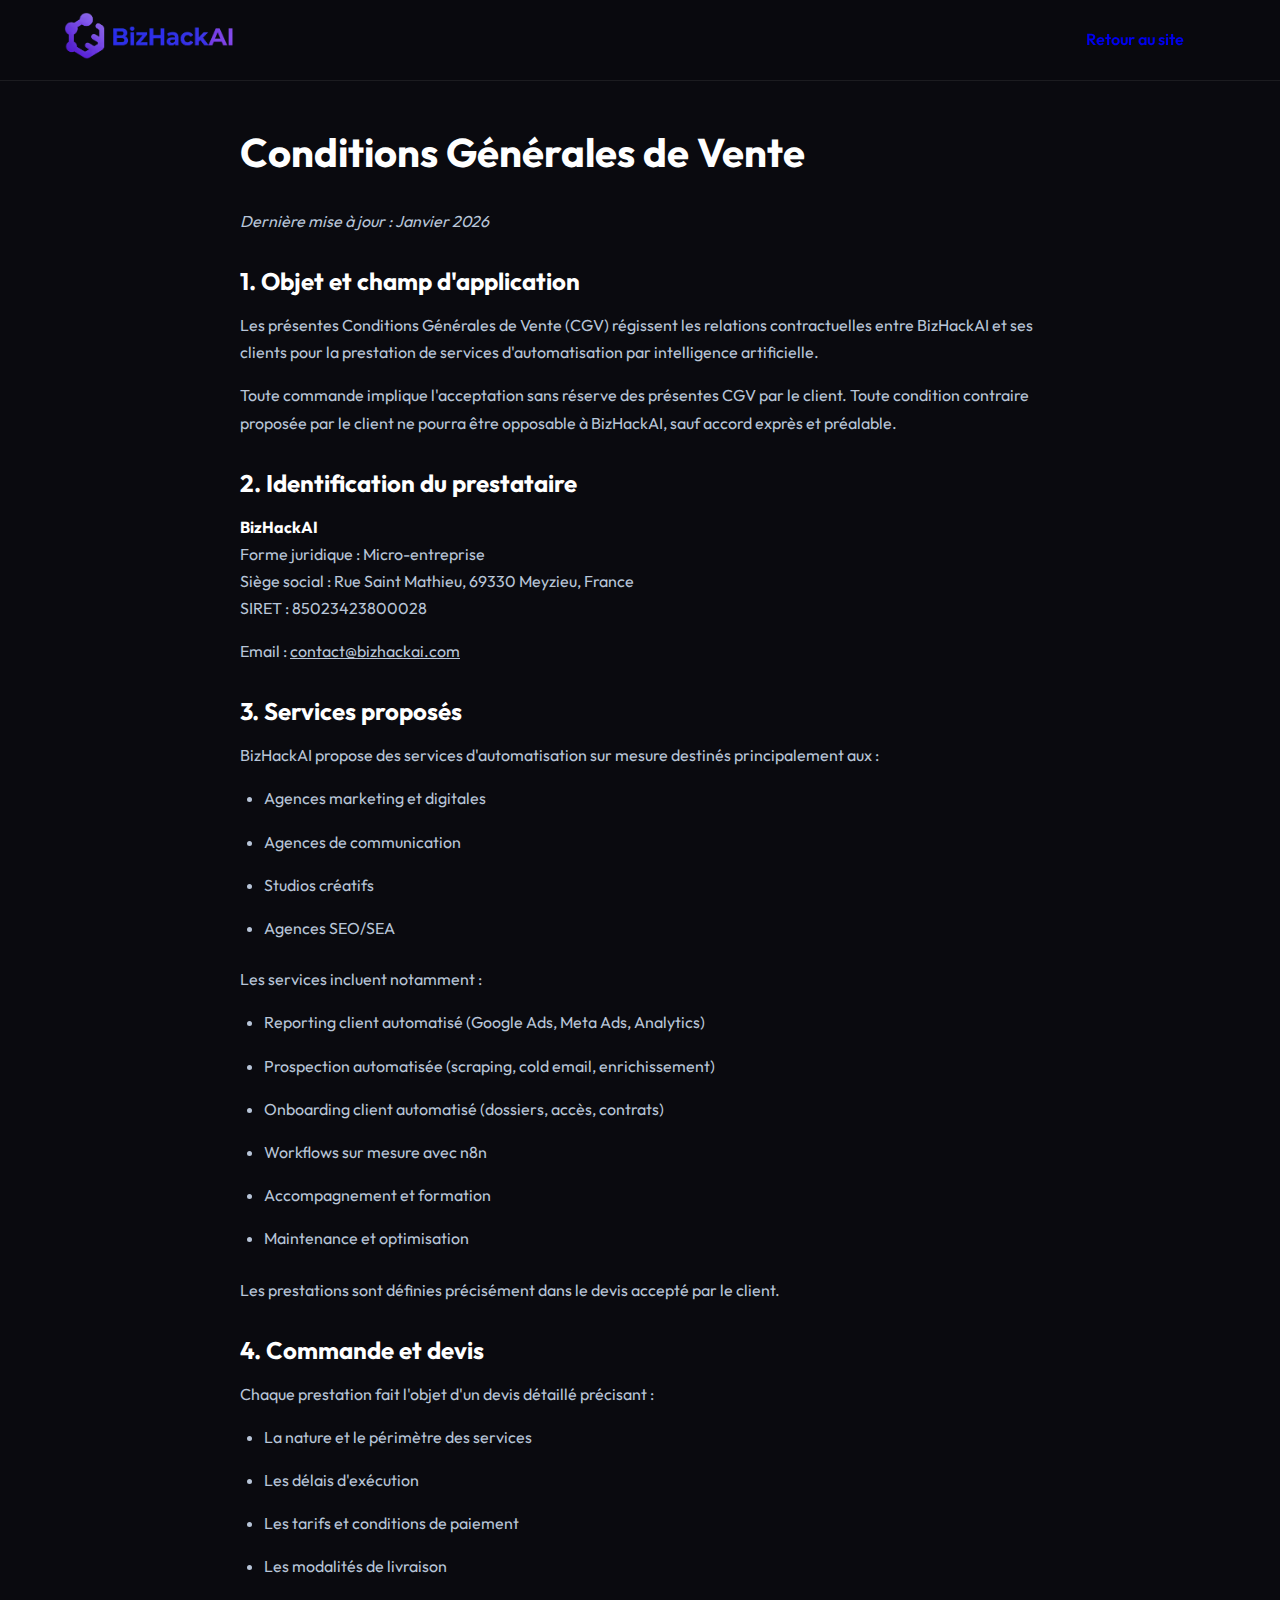
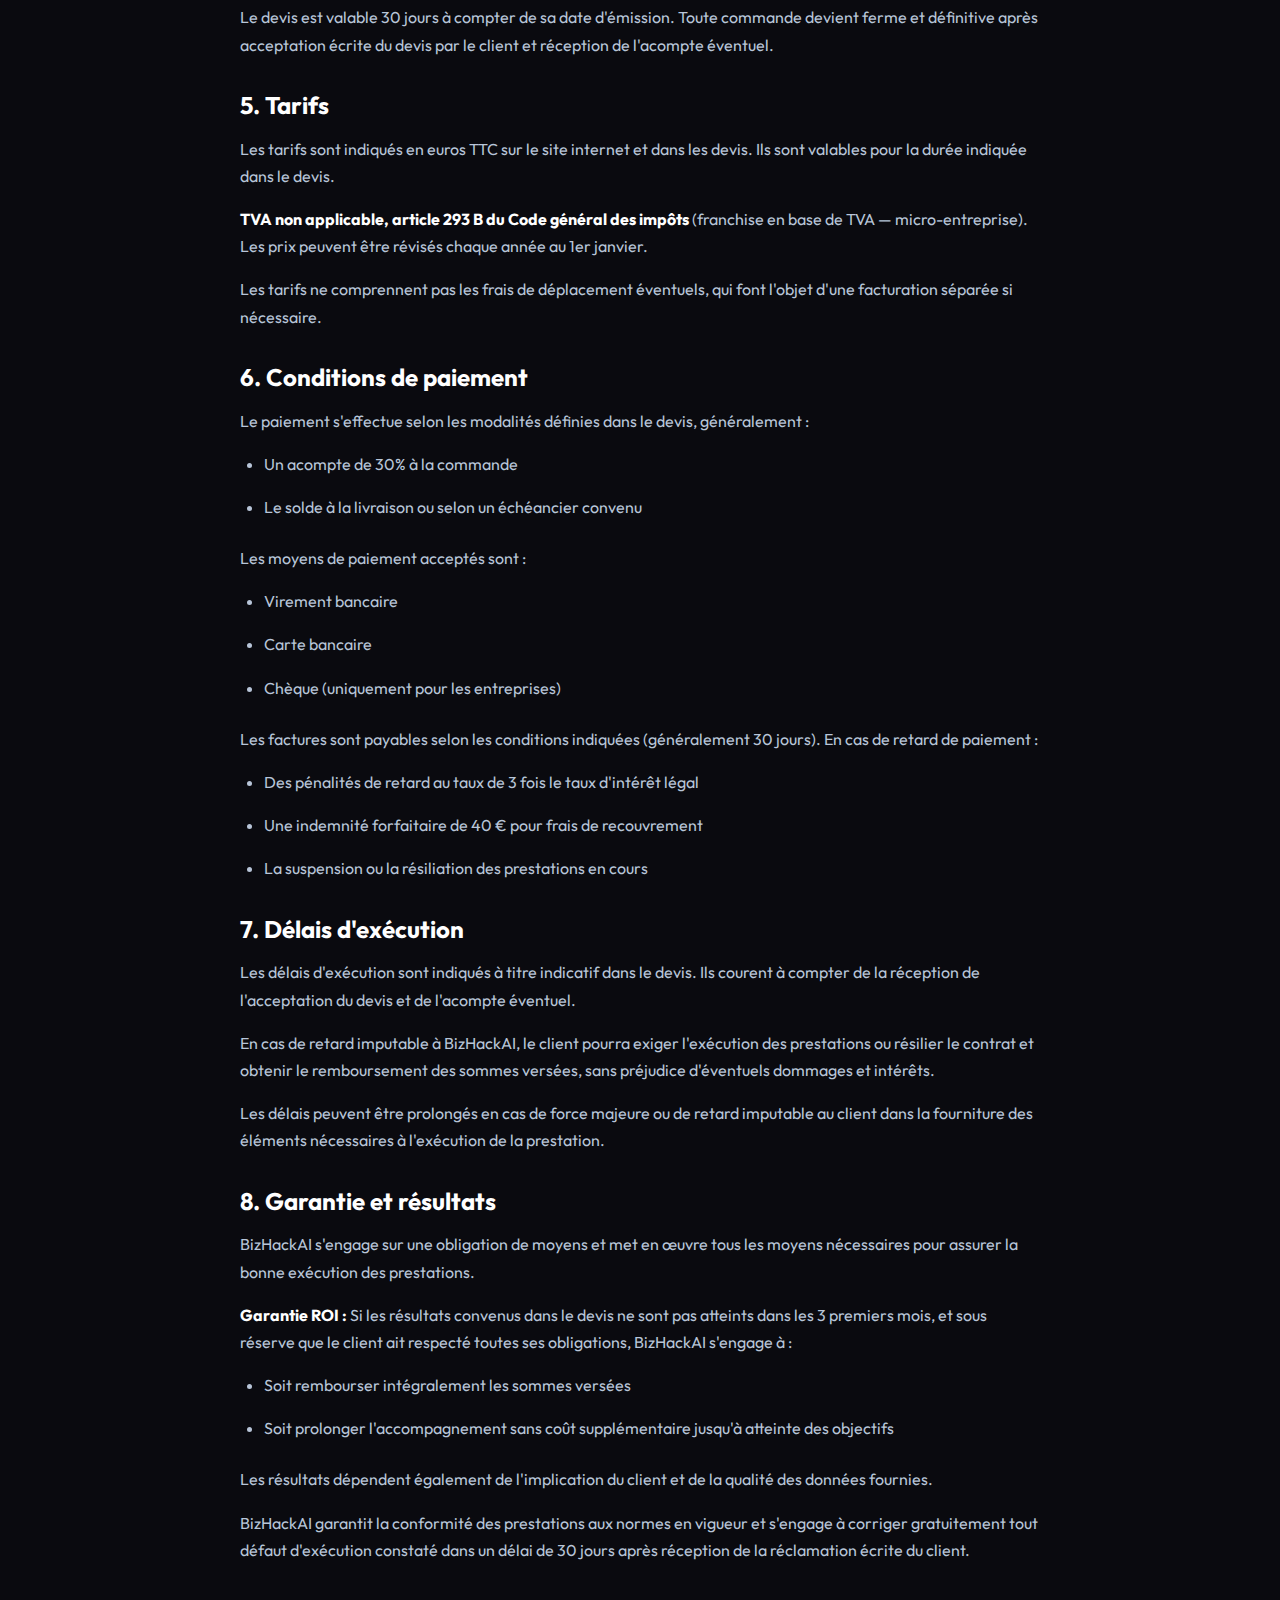
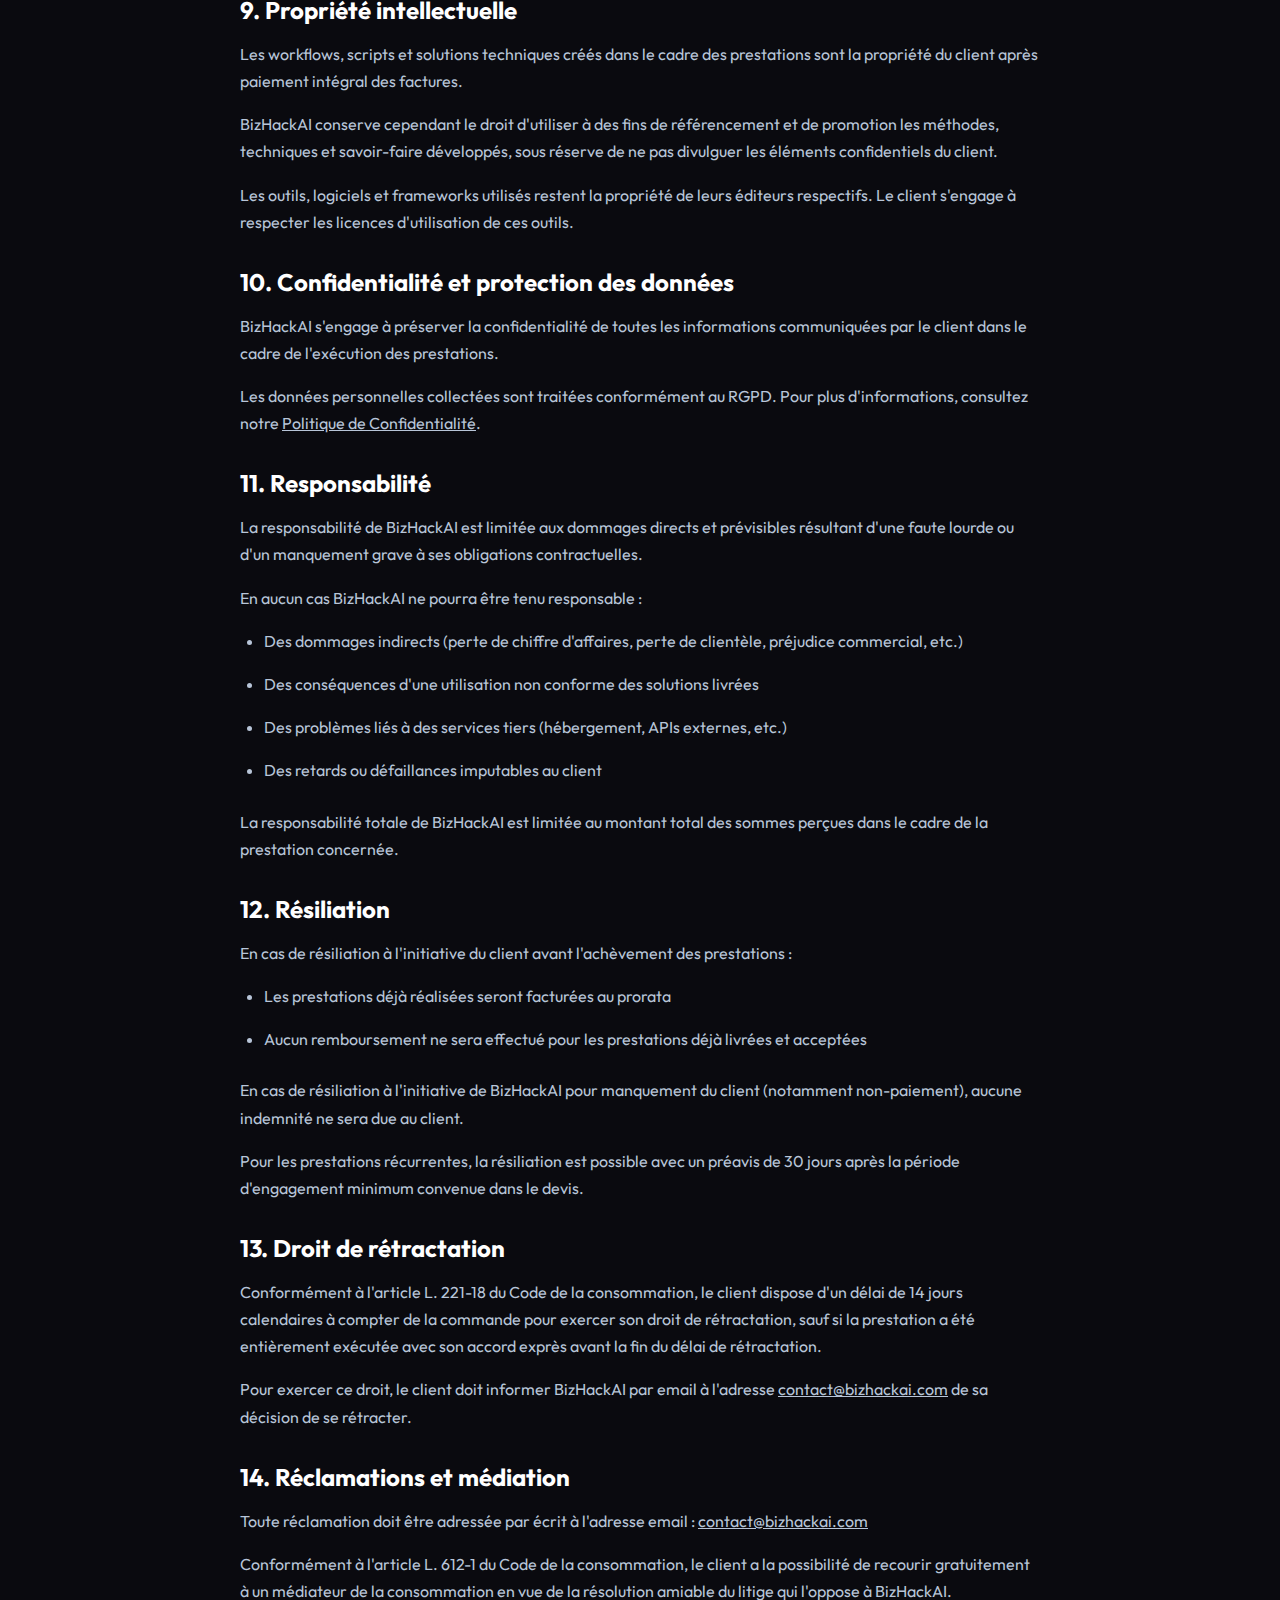
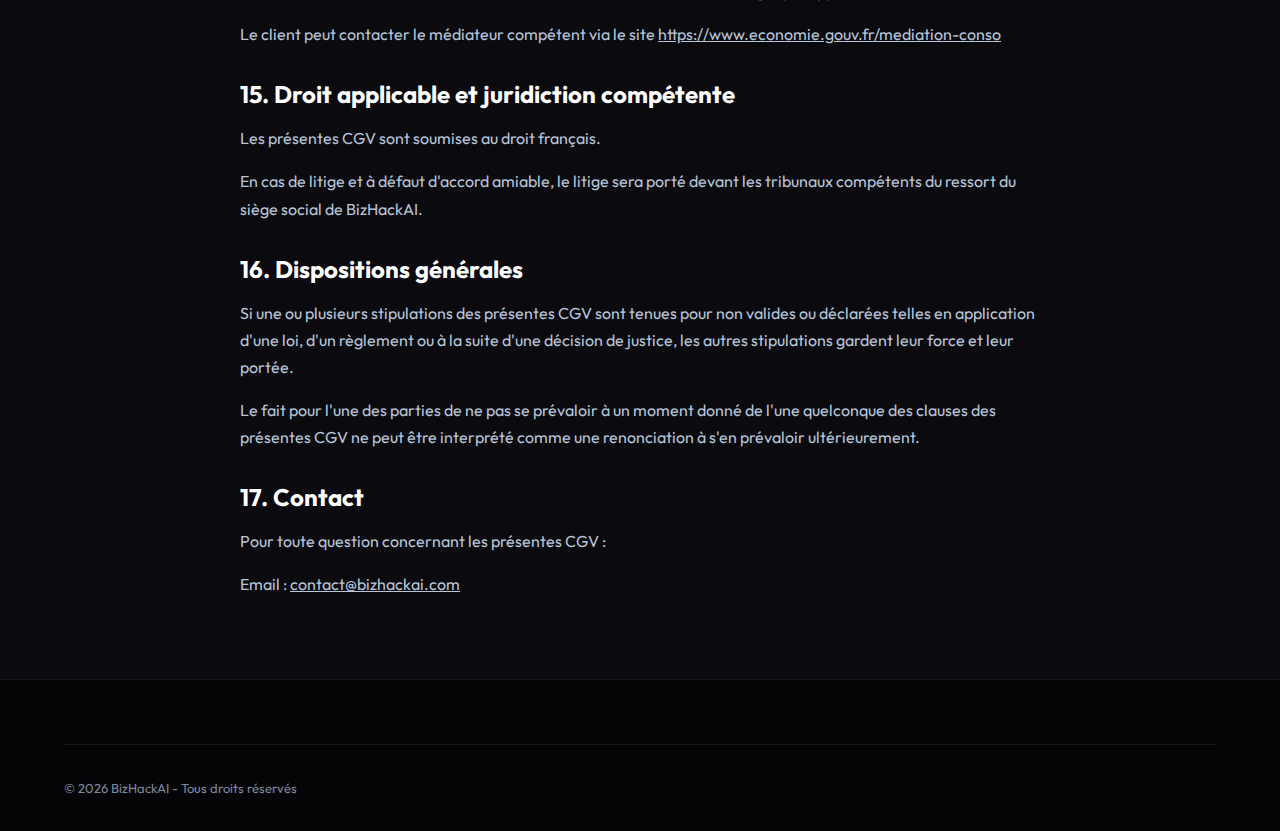
<file: cgv.html>
<!DOCTYPE html>
<html lang="fr">
<head>
    <meta charset="UTF-8">
    <meta name="viewport" content="width=device-width, initial-scale=1.0">
    <title>Conditions Générales de Vente - BizHackAI</title>
    <meta name="robots" content="noindex, nofollow">
    <link rel="icon" type="image/png" href="https://res.cloudinary.com/dizaodmpw/image/upload/v1766909205/Logo_3_-_Favicon_qrlqjz.png">
    <link rel="preconnect" href="https://fonts.googleapis.com">
    <link rel="preconnect" href="https://fonts.gstatic.com" crossorigin>
    <link href="https://fonts.googleapis.com/css2?family=Outfit:wght@300;400;500;600;700&display=swap" rel="stylesheet">
    <link rel="stylesheet" href="css/style.css">
    <style>
        .legal-page { padding: 8rem 0 4rem; }
        .legal-content { max-width: 800px; margin: 0 auto; }
        .legal-content h1 { font-size: 2.5rem; margin-bottom: 2rem; }
        .legal-content h2 { font-size: 1.5rem; margin: 2rem 0 1rem; color: var(--color-purple); }
        .legal-content h3 { font-size: 1.2rem; margin: 1.5rem 0 1rem; color: var(--text-primary); }
        .legal-content p, .legal-content li { margin-bottom: 1rem; color: var(--text-secondary); line-height: 1.7; }
        .legal-content ul { padding-left: 1.5rem; list-style: disc; margin-bottom: 1.5rem; }
        .legal-content ol { padding-left: 1.5rem; list-style: decimal; margin-bottom: 1.5rem; }
        .legal-content a { color: var(--color-purple); }
        .legal-content strong { color: var(--text-primary); }
    </style>
</head>
<body>
    <header class="header" id="header">
        <nav class="nav container">
            <a href="index.html" class="nav-logo">
                <img src="assets/logo.png" alt="BizHackAI" class="logo-img">
            </a>
            <a href="index.html" class="btn btn-outline">Retour au site</a>
        </nav>
    </header>

    <main class="legal-page">
        <div class="container">
            <div class="legal-content">
                <h1>Conditions Générales de Vente</h1>
                <p><em>Dernière mise à jour : Janvier 2026</em></p>
                
                <h2>1. Objet et champ d'application</h2>
                <p>Les présentes Conditions Générales de Vente (CGV) régissent les relations contractuelles entre BizHackAI et ses clients pour la prestation de services d'automatisation par intelligence artificielle.</p>
                <p>Toute commande implique l'acceptation sans réserve des présentes CGV par le client. Toute condition contraire proposée par le client ne pourra être opposable à BizHackAI, sauf accord exprès et préalable.</p>
                
                <h2>2. Identification du prestataire</h2>
                <p><strong>BizHackAI</strong><br>
                Forme juridique : Micro-entreprise<br>
                Siège social : Rue Saint Mathieu, 69330 Meyzieu, France<br>
                SIRET : 85023423800028</p>
                <p>Email : <a href="mailto:contact@bizhackai.com">contact@bizhackai.com</a></p>
                
                <h2>3. Services proposés</h2>
                <p>BizHackAI propose des services d'automatisation sur mesure destinés principalement aux :</p>
                <ul>
                    <li>Agences marketing et digitales</li>
                    <li>Agences de communication</li>
                    <li>Studios créatifs</li>
                    <li>Agences SEO/SEA</li>
                </ul>
                <p>Les services incluent notamment :</p>
                <ul>
                    <li>Reporting client automatisé (Google Ads, Meta Ads, Analytics)</li>
                    <li>Prospection automatisée (scraping, cold email, enrichissement)</li>
                    <li>Onboarding client automatisé (dossiers, accès, contrats)</li>
                    <li>Workflows sur mesure avec n8n</li>
                    <li>Accompagnement et formation</li>
                    <li>Maintenance et optimisation</li>
                </ul>
                <p>Les prestations sont définies précisément dans le devis accepté par le client.</p>
                
                <h2>4. Commande et devis</h2>
                <p>Chaque prestation fait l'objet d'un devis détaillé précisant :</p>
                <ul>
                    <li>La nature et le périmètre des services</li>
                    <li>Les délais d'exécution</li>
                    <li>Les tarifs et conditions de paiement</li>
                    <li>Les modalités de livraison</li>
                </ul>
                <p>Le devis est valable 30 jours à compter de sa date d'émission. Toute commande devient ferme et définitive après acceptation écrite du devis par le client et réception de l'acompte éventuel.</p>
                
                <h2>5. Tarifs</h2>
                <p>Les tarifs sont indiqués en euros TTC sur le site internet et dans les devis. Ils sont valables pour la durée indiquée dans le devis.</p>
                <p><strong>TVA non applicable, article 293 B du Code général des impôts</strong> (franchise en base de TVA — micro-entreprise). Les prix peuvent être révisés chaque année au 1er janvier.</p>
                <p>Les tarifs ne comprennent pas les frais de déplacement éventuels, qui font l'objet d'une facturation séparée si nécessaire.</p>
                
                <h2>6. Conditions de paiement</h2>
                <p>Le paiement s'effectue selon les modalités définies dans le devis, généralement :</p>
                <ul>
                    <li>Un acompte de 30% à la commande</li>
                    <li>Le solde à la livraison ou selon un échéancier convenu</li>
                </ul>
                <p>Les moyens de paiement acceptés sont :</p>
                <ul>
                    <li>Virement bancaire</li>
                    <li>Carte bancaire</li>
                    <li>Chèque (uniquement pour les entreprises)</li>
                </ul>
                <p>Les factures sont payables selon les conditions indiquées (généralement 30 jours). En cas de retard de paiement :</p>
                <ul>
                    <li>Des pénalités de retard au taux de 3 fois le taux d'intérêt légal</li>
                    <li>Une indemnité forfaitaire de 40 € pour frais de recouvrement</li>
                    <li>La suspension ou la résiliation des prestations en cours</li>
                </ul>
                
                <h2>7. Délais d'exécution</h2>
                <p>Les délais d'exécution sont indiqués à titre indicatif dans le devis. Ils courent à compter de la réception de l'acceptation du devis et de l'acompte éventuel.</p>
                <p>En cas de retard imputable à BizHackAI, le client pourra exiger l'exécution des prestations ou résilier le contrat et obtenir le remboursement des sommes versées, sans préjudice d'éventuels dommages et intérêts.</p>
                <p>Les délais peuvent être prolongés en cas de force majeure ou de retard imputable au client dans la fourniture des éléments nécessaires à l'exécution de la prestation.</p>
                
                <h2>8. Garantie et résultats</h2>
                <p>BizHackAI s'engage sur une obligation de moyens et met en œuvre tous les moyens nécessaires pour assurer la bonne exécution des prestations.</p>
                <p><strong>Garantie ROI :</strong> Si les résultats convenus dans le devis ne sont pas atteints dans les 3 premiers mois, et sous réserve que le client ait respecté toutes ses obligations, BizHackAI s'engage à :</p>
                <ul>
                    <li>Soit rembourser intégralement les sommes versées</li>
                    <li>Soit prolonger l'accompagnement sans coût supplémentaire jusqu'à atteinte des objectifs</li>
                </ul>
                <p>Les résultats dépendent également de l'implication du client et de la qualité des données fournies.</p>
                <p>BizHackAI garantit la conformité des prestations aux normes en vigueur et s'engage à corriger gratuitement tout défaut d'exécution constaté dans un délai de 30 jours après réception de la réclamation écrite du client.</p>
                
                <h2>9. Propriété intellectuelle</h2>
                <p>Les workflows, scripts et solutions techniques créés dans le cadre des prestations sont la propriété du client après paiement intégral des factures.</p>
                <p>BizHackAI conserve cependant le droit d'utiliser à des fins de référencement et de promotion les méthodes, techniques et savoir-faire développés, sous réserve de ne pas divulguer les éléments confidentiels du client.</p>
                <p>Les outils, logiciels et frameworks utilisés restent la propriété de leurs éditeurs respectifs. Le client s'engage à respecter les licences d'utilisation de ces outils.</p>
                
                <h2>10. Confidentialité et protection des données</h2>
                <p>BizHackAI s'engage à préserver la confidentialité de toutes les informations communiquées par le client dans le cadre de l'exécution des prestations.</p>
                <p>Les données personnelles collectées sont traitées conformément au RGPD. Pour plus d'informations, consultez notre <a href="politique-confidentialite.html">Politique de Confidentialité</a>.</p>
                
                <h2>11. Responsabilité</h2>
                <p>La responsabilité de BizHackAI est limitée aux dommages directs et prévisibles résultant d'une faute lourde ou d'un manquement grave à ses obligations contractuelles.</p>
                <p>En aucun cas BizHackAI ne pourra être tenu responsable :</p>
                <ul>
                    <li>Des dommages indirects (perte de chiffre d'affaires, perte de clientèle, préjudice commercial, etc.)</li>
                    <li>Des conséquences d'une utilisation non conforme des solutions livrées</li>
                    <li>Des problèmes liés à des services tiers (hébergement, APIs externes, etc.)</li>
                    <li>Des retards ou défaillances imputables au client</li>
                </ul>
                <p>La responsabilité totale de BizHackAI est limitée au montant total des sommes perçues dans le cadre de la prestation concernée.</p>
                
                <h2>12. Résiliation</h2>
                <p>En cas de résiliation à l'initiative du client avant l'achèvement des prestations :</p>
                <ul>
                    <li>Les prestations déjà réalisées seront facturées au prorata</li>
                    <li>Aucun remboursement ne sera effectué pour les prestations déjà livrées et acceptées</li>
                </ul>
                <p>En cas de résiliation à l'initiative de BizHackAI pour manquement du client (notamment non-paiement), aucune indemnité ne sera due au client.</p>
                <p>Pour les prestations récurrentes, la résiliation est possible avec un préavis de 30 jours après la période d'engagement minimum convenue dans le devis.</p>
                
                <h2>13. Droit de rétractation</h2>
                <p>Conformément à l'article L. 221-18 du Code de la consommation, le client dispose d'un délai de 14 jours calendaires à compter de la commande pour exercer son droit de rétractation, sauf si la prestation a été entièrement exécutée avec son accord exprès avant la fin du délai de rétractation.</p>
                <p>Pour exercer ce droit, le client doit informer BizHackAI par email à l'adresse <a href="mailto:contact@bizhackai.com">contact@bizhackai.com</a> de sa décision de se rétracter.</p>
                
                <h2>14. Réclamations et médiation</h2>
                <p>Toute réclamation doit être adressée par écrit à l'adresse email : <a href="mailto:contact@bizhackai.com">contact@bizhackai.com</a></p>
                <p>Conformément à l'article L. 612-1 du Code de la consommation, le client a la possibilité de recourir gratuitement à un médiateur de la consommation en vue de la résolution amiable du litige qui l'oppose à BizHackAI.</p>
                <p>Le client peut contacter le médiateur compétent via le site <a href="https://www.economie.gouv.fr/mediation-conso" target="_blank">https://www.economie.gouv.fr/mediation-conso</a></p>
                
                <h2>15. Droit applicable et juridiction compétente</h2>
                <p>Les présentes CGV sont soumises au droit français.</p>
                <p>En cas de litige et à défaut d'accord amiable, le litige sera porté devant les tribunaux compétents du ressort du siège social de BizHackAI.</p>
                
                <h2>16. Dispositions générales</h2>
                <p>Si une ou plusieurs stipulations des présentes CGV sont tenues pour non valides ou déclarées telles en application d'une loi, d'un règlement ou à la suite d'une décision de justice, les autres stipulations gardent leur force et leur portée.</p>
                <p>Le fait pour l'une des parties de ne pas se prévaloir à un moment donné de l'une quelconque des clauses des présentes CGV ne peut être interprété comme une renonciation à s'en prévaloir ultérieurement.</p>
                
                <h2>17. Contact</h2>
                <p>Pour toute question concernant les présentes CGV :</p>
                <p>Email : <a href="mailto:contact@bizhackai.com">contact@bizhackai.com</a></p>
            </div>
        </div>
    </main>

    <footer class="footer">
        <div class="container">
            <div class="footer-bottom">
                <p>© 2026 BizHackAI - Tous droits réservés</p>
            </div>
        </div>
    </footer>
</body>
</html>
</file>
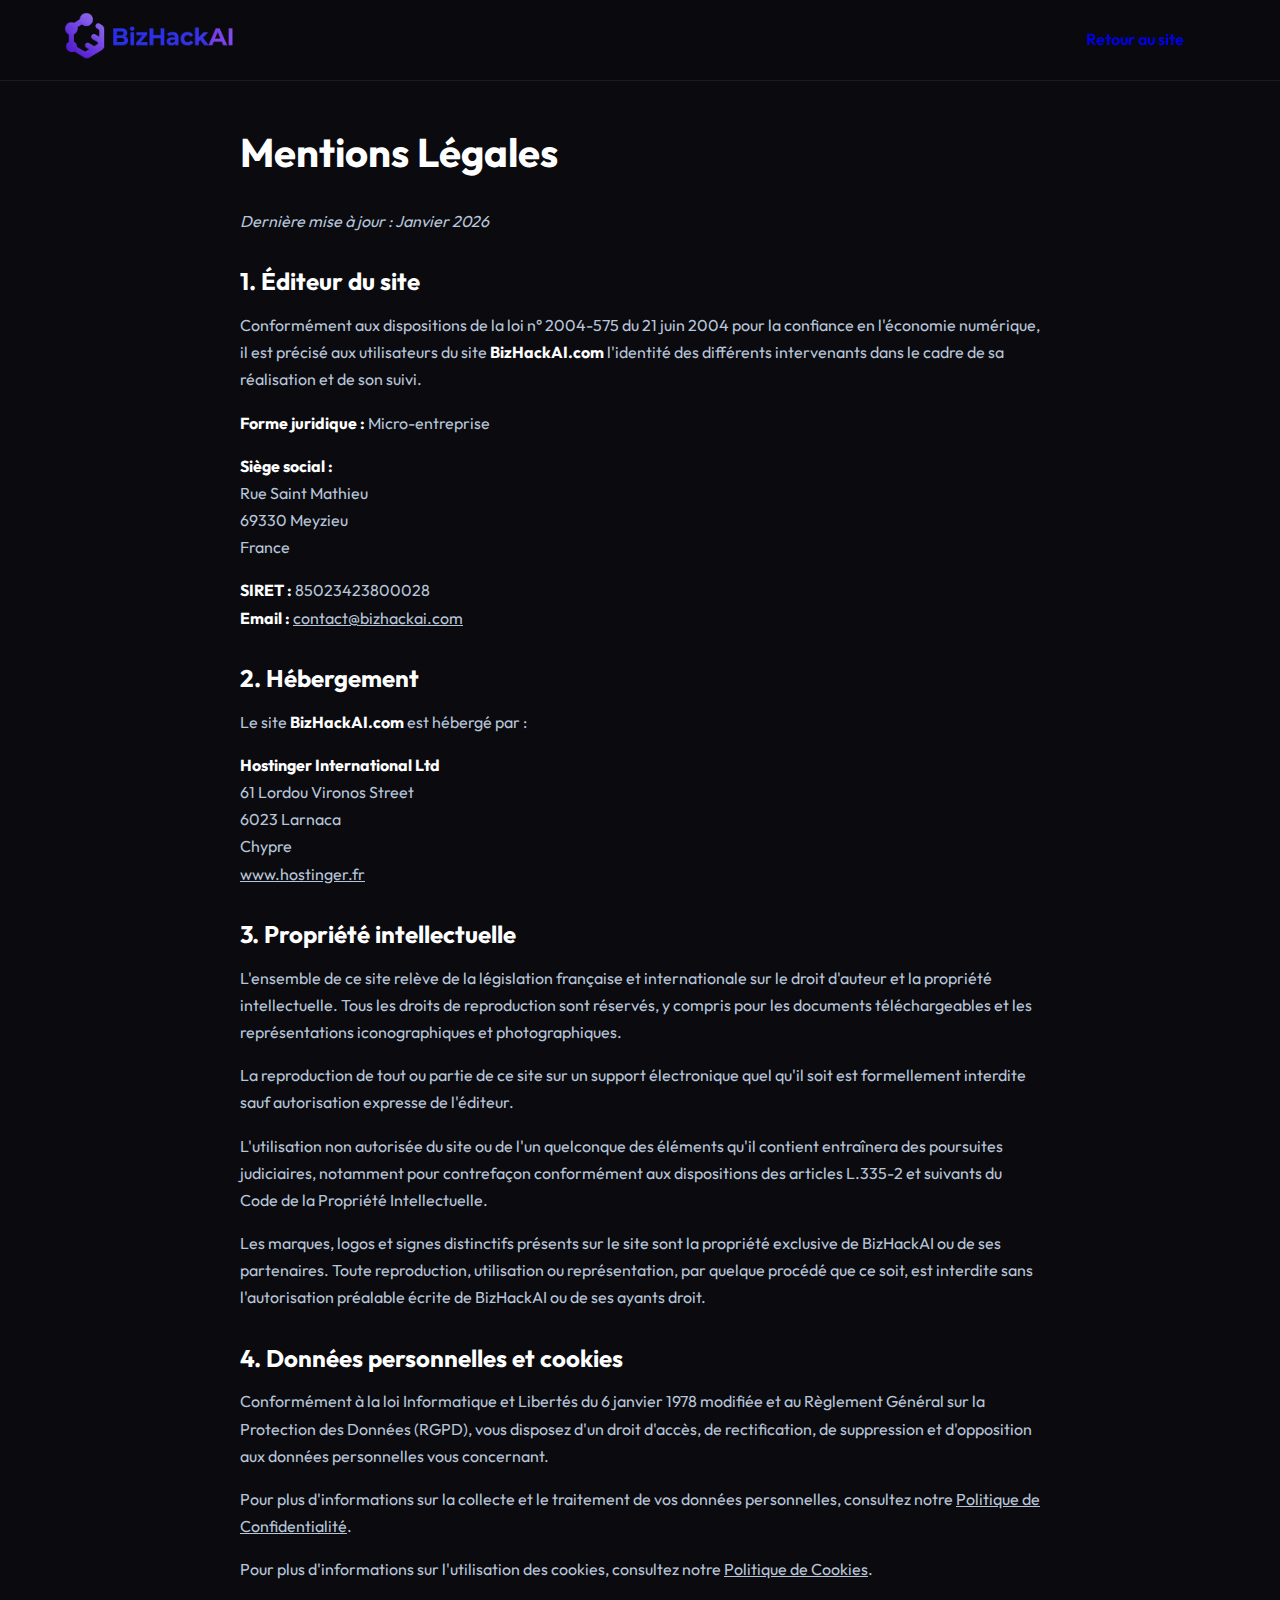
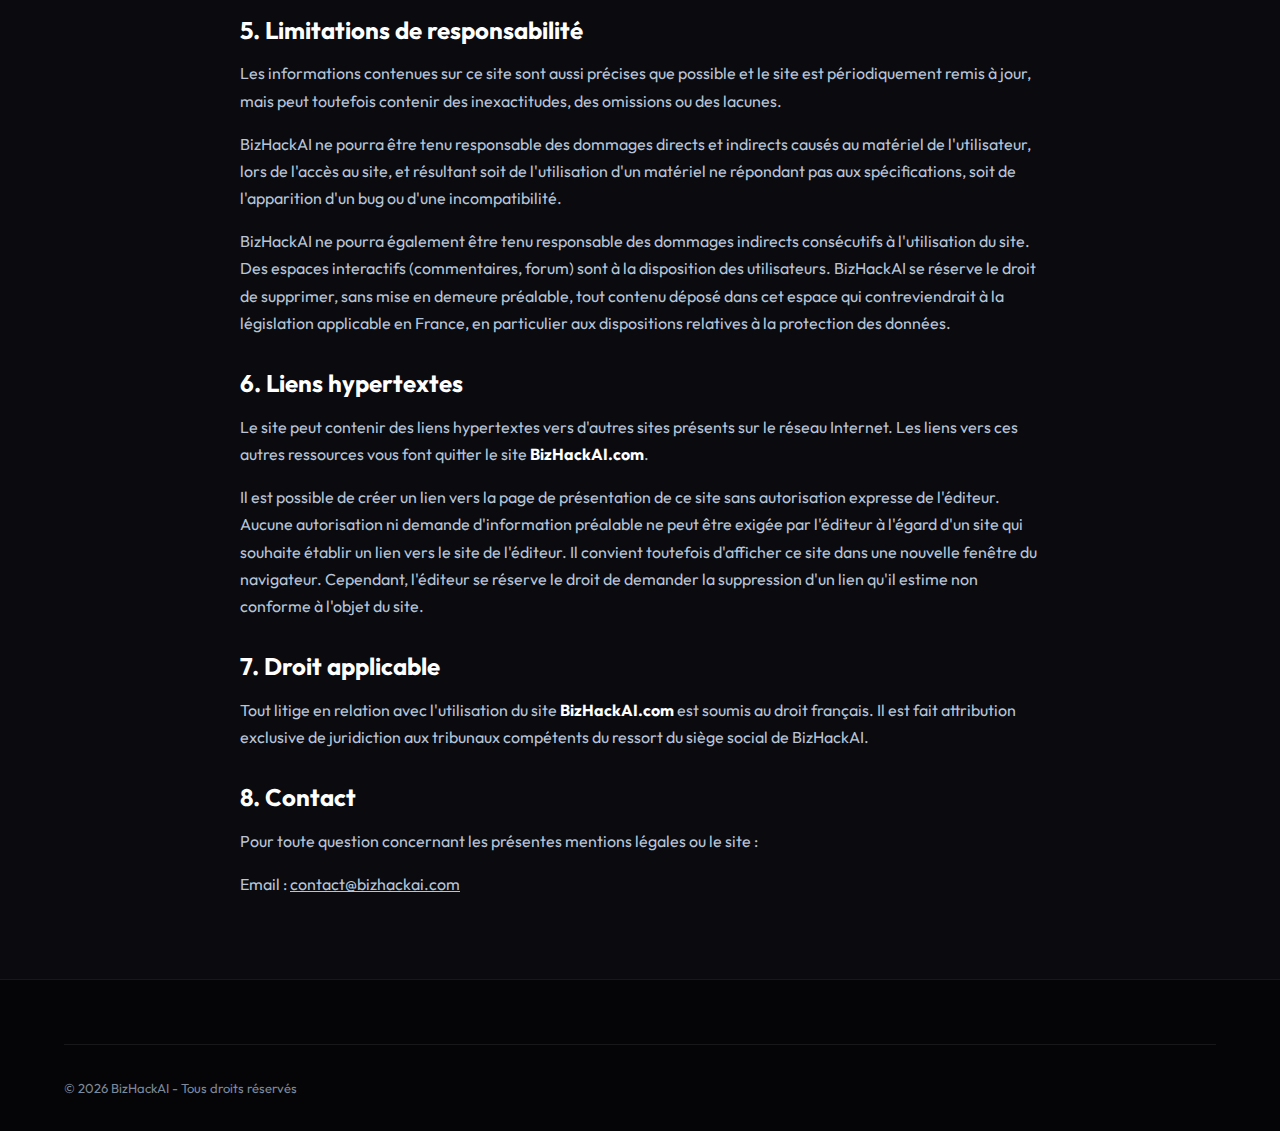
<file: mentions-legales.html>
<!DOCTYPE html>
<html lang="fr">
<head>
    <meta charset="UTF-8">
    <meta name="viewport" content="width=device-width, initial-scale=1.0">
    <title>Mentions Légales - BizHackAI</title>
    <meta name="robots" content="noindex, nofollow">
    <link rel="icon" type="image/png" href="https://res.cloudinary.com/dizaodmpw/image/upload/v1766909205/Logo_3_-_Favicon_qrlqjz.png">
    <link rel="preconnect" href="https://fonts.googleapis.com">
    <link rel="preconnect" href="https://fonts.gstatic.com" crossorigin>
    <link href="https://fonts.googleapis.com/css2?family=Outfit:wght@300;400;500;600;700&display=swap" rel="stylesheet">
    <link rel="stylesheet" href="css/style.css">
    <style>
        .legal-page { padding: 8rem 0 4rem; }
        .legal-content { max-width: 800px; margin: 0 auto; }
        .legal-content h1 { font-size: 2.5rem; margin-bottom: 2rem; }
        .legal-content h2 { font-size: 1.5rem; margin: 2rem 0 1rem; color: var(--color-purple); }
        .legal-content h3 { font-size: 1.2rem; margin: 1.5rem 0 1rem; color: var(--text-primary); }
        .legal-content p, .legal-content li { margin-bottom: 1rem; color: var(--text-secondary); line-height: 1.7; }
        .legal-content ul { padding-left: 1.5rem; list-style: disc; margin-bottom: 1.5rem; }
        .legal-content ol { padding-left: 1.5rem; list-style: decimal; margin-bottom: 1.5rem; }
        .legal-content a { color: var(--color-purple); }
        .legal-content strong { color: var(--text-primary); }
    </style>
</head>
<body>
    <header class="header" id="header">
        <nav class="nav container">
            <a href="index.html" class="nav-logo">
                <img src="assets/logo.png" alt="BizHackAI" class="logo-img">
            </a>
            <a href="index.html" class="btn btn-outline">Retour au site</a>
        </nav>
    </header>

    <main class="legal-page">
        <div class="container">
            <div class="legal-content">
                <h1>Mentions Légales</h1>
                <p><em>Dernière mise à jour : Janvier 2026</em></p>
                
                <h2>1. Éditeur du site</h2>
                <p>Conformément aux dispositions de la loi n° 2004-575 du 21 juin 2004 pour la confiance en l'économie numérique, il est précisé aux utilisateurs du site <strong>BizHackAI.com</strong> l'identité des différents intervenants dans le cadre de sa réalisation et de son suivi.</p>
                
                <p><strong>Forme juridique :</strong> Micro-entreprise</p>
                
                <p><strong>Siège social :</strong><br>
                Rue Saint Mathieu<br>
                69330 Meyzieu<br>
                France</p>
                
                <p><strong>SIRET :</strong> 85023423800028<br>
                <strong>Email :</strong> <a href="mailto:contact@bizhackai.com">contact@bizhackai.com</a></p>
                
                <h2>2. Hébergement</h2>
                <p>Le site <strong>BizHackAI.com</strong> est hébergé par :</p>
                <p><strong>Hostinger International Ltd</strong><br>
                61 Lordou Vironos Street<br>
                6023 Larnaca<br>
                Chypre<br>
                <a href="https://www.hostinger.fr" target="_blank" rel="noopener">www.hostinger.fr</a></p>
                
                <h2>3. Propriété intellectuelle</h2>
                <p>L'ensemble de ce site relève de la législation française et internationale sur le droit d'auteur et la propriété intellectuelle. Tous les droits de reproduction sont réservés, y compris pour les documents téléchargeables et les représentations iconographiques et photographiques.</p>
                
                <p>La reproduction de tout ou partie de ce site sur un support électronique quel qu'il soit est formellement interdite sauf autorisation expresse de l'éditeur.</p>
                
                <p>L'utilisation non autorisée du site ou de l'un quelconque des éléments qu'il contient entraînera des poursuites judiciaires, notamment pour contrefaçon conformément aux dispositions des articles L.335-2 et suivants du Code de la Propriété Intellectuelle.</p>
                
                <p>Les marques, logos et signes distinctifs présents sur le site sont la propriété exclusive de BizHackAI ou de ses partenaires. Toute reproduction, utilisation ou représentation, par quelque procédé que ce soit, est interdite sans l'autorisation préalable écrite de BizHackAI ou de ses ayants droit.</p>
                
                <h2>4. Données personnelles et cookies</h2>
                <p>Conformément à la loi Informatique et Libertés du 6 janvier 1978 modifiée et au Règlement Général sur la Protection des Données (RGPD), vous disposez d'un droit d'accès, de rectification, de suppression et d'opposition aux données personnelles vous concernant.</p>
                
                <p>Pour plus d'informations sur la collecte et le traitement de vos données personnelles, consultez notre <a href="politique-confidentialite.html">Politique de Confidentialité</a>.</p>
                
                <p>Pour plus d'informations sur l'utilisation des cookies, consultez notre <a href="politique-cookies.html">Politique de Cookies</a>.</p>
                
                <h2>5. Limitations de responsabilité</h2>
                <p>Les informations contenues sur ce site sont aussi précises que possible et le site est périodiquement remis à jour, mais peut toutefois contenir des inexactitudes, des omissions ou des lacunes.</p>
                
                <p>BizHackAI ne pourra être tenu responsable des dommages directs et indirects causés au matériel de l'utilisateur, lors de l'accès au site, et résultant soit de l'utilisation d'un matériel ne répondant pas aux spécifications, soit de l'apparition d'un bug ou d'une incompatibilité.</p>
                
                <p>BizHackAI ne pourra également être tenu responsable des dommages indirects consécutifs à l'utilisation du site. Des espaces interactifs (commentaires, forum) sont à la disposition des utilisateurs. BizHackAI se réserve le droit de supprimer, sans mise en demeure préalable, tout contenu déposé dans cet espace qui contreviendrait à la législation applicable en France, en particulier aux dispositions relatives à la protection des données.</p>
                
                <h2>6. Liens hypertextes</h2>
                <p>Le site peut contenir des liens hypertextes vers d'autres sites présents sur le réseau Internet. Les liens vers ces autres ressources vous font quitter le site <strong>BizHackAI.com</strong>.</p>
                
                <p>Il est possible de créer un lien vers la page de présentation de ce site sans autorisation expresse de l'éditeur. Aucune autorisation ni demande d'information préalable ne peut être exigée par l'éditeur à l'égard d'un site qui souhaite établir un lien vers le site de l'éditeur. Il convient toutefois d'afficher ce site dans une nouvelle fenêtre du navigateur. Cependant, l'éditeur se réserve le droit de demander la suppression d'un lien qu'il estime non conforme à l'objet du site.</p>
                
                <h2>7. Droit applicable</h2>
                <p>Tout litige en relation avec l'utilisation du site <strong>BizHackAI.com</strong> est soumis au droit français. Il est fait attribution exclusive de juridiction aux tribunaux compétents du ressort du siège social de BizHackAI.</p>
                
                <h2>8. Contact</h2>
                <p>Pour toute question concernant les présentes mentions légales ou le site :</p>
                <p>Email : <a href="mailto:contact@bizhackai.com">contact@bizhackai.com</a></p>
            </div>
        </div>
    </main>

    <footer class="footer">
        <div class="container">
            <div class="footer-bottom">
                <p>© 2026 BizHackAI - Tous droits réservés</p>
            </div>
        </div>
    </footer>
</body>
</html>
</file>
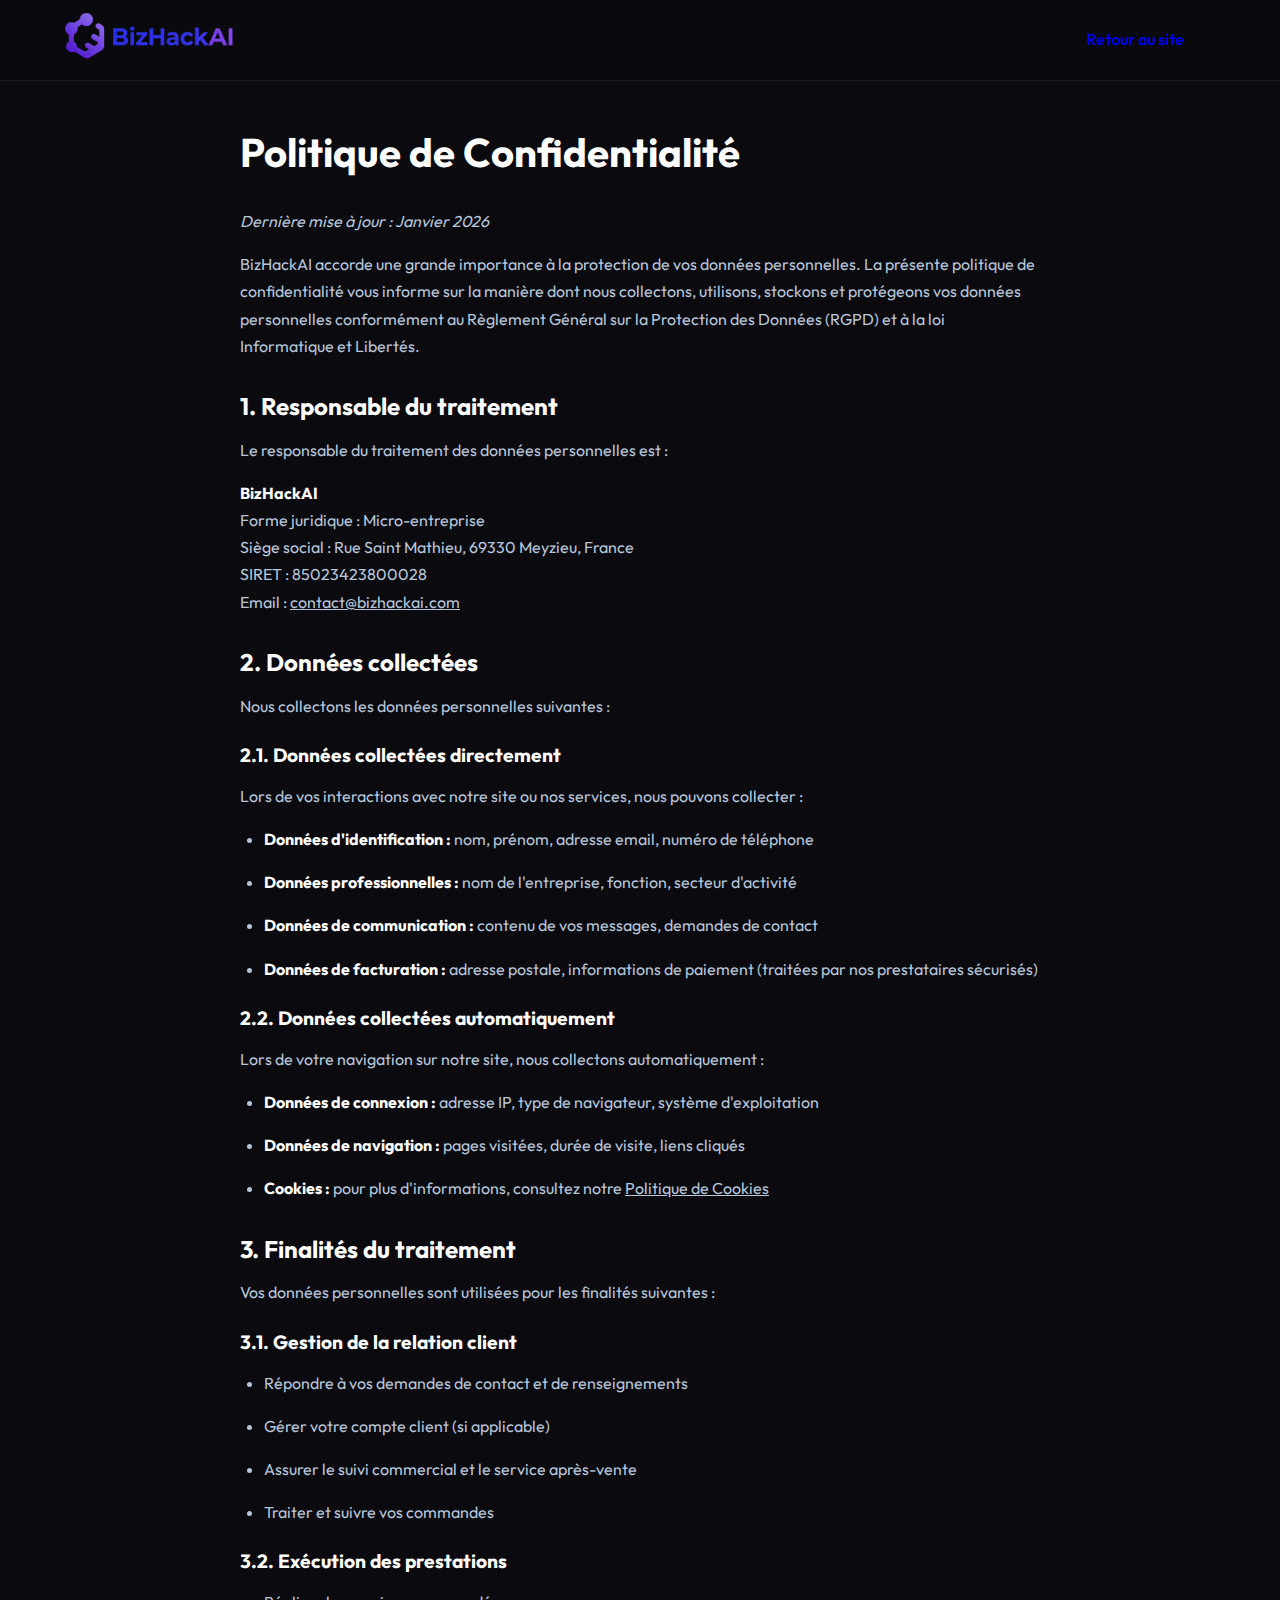
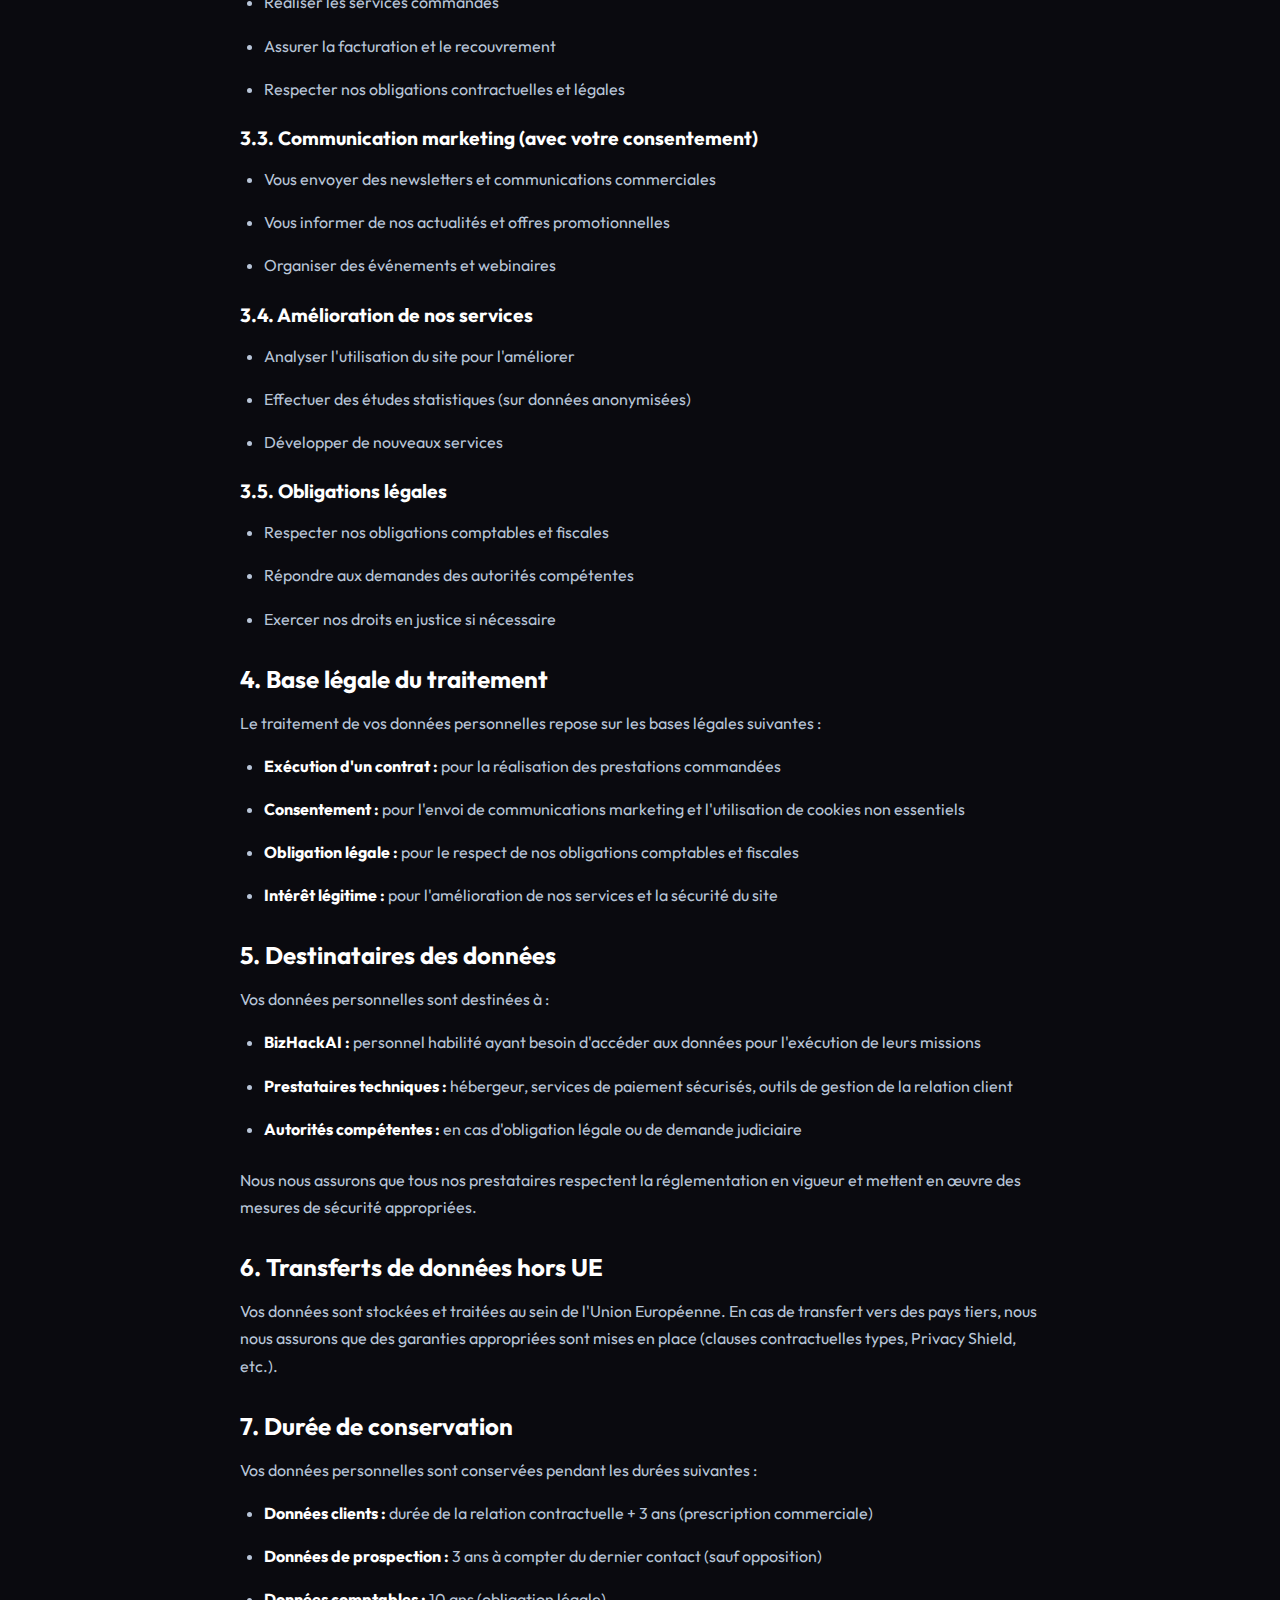
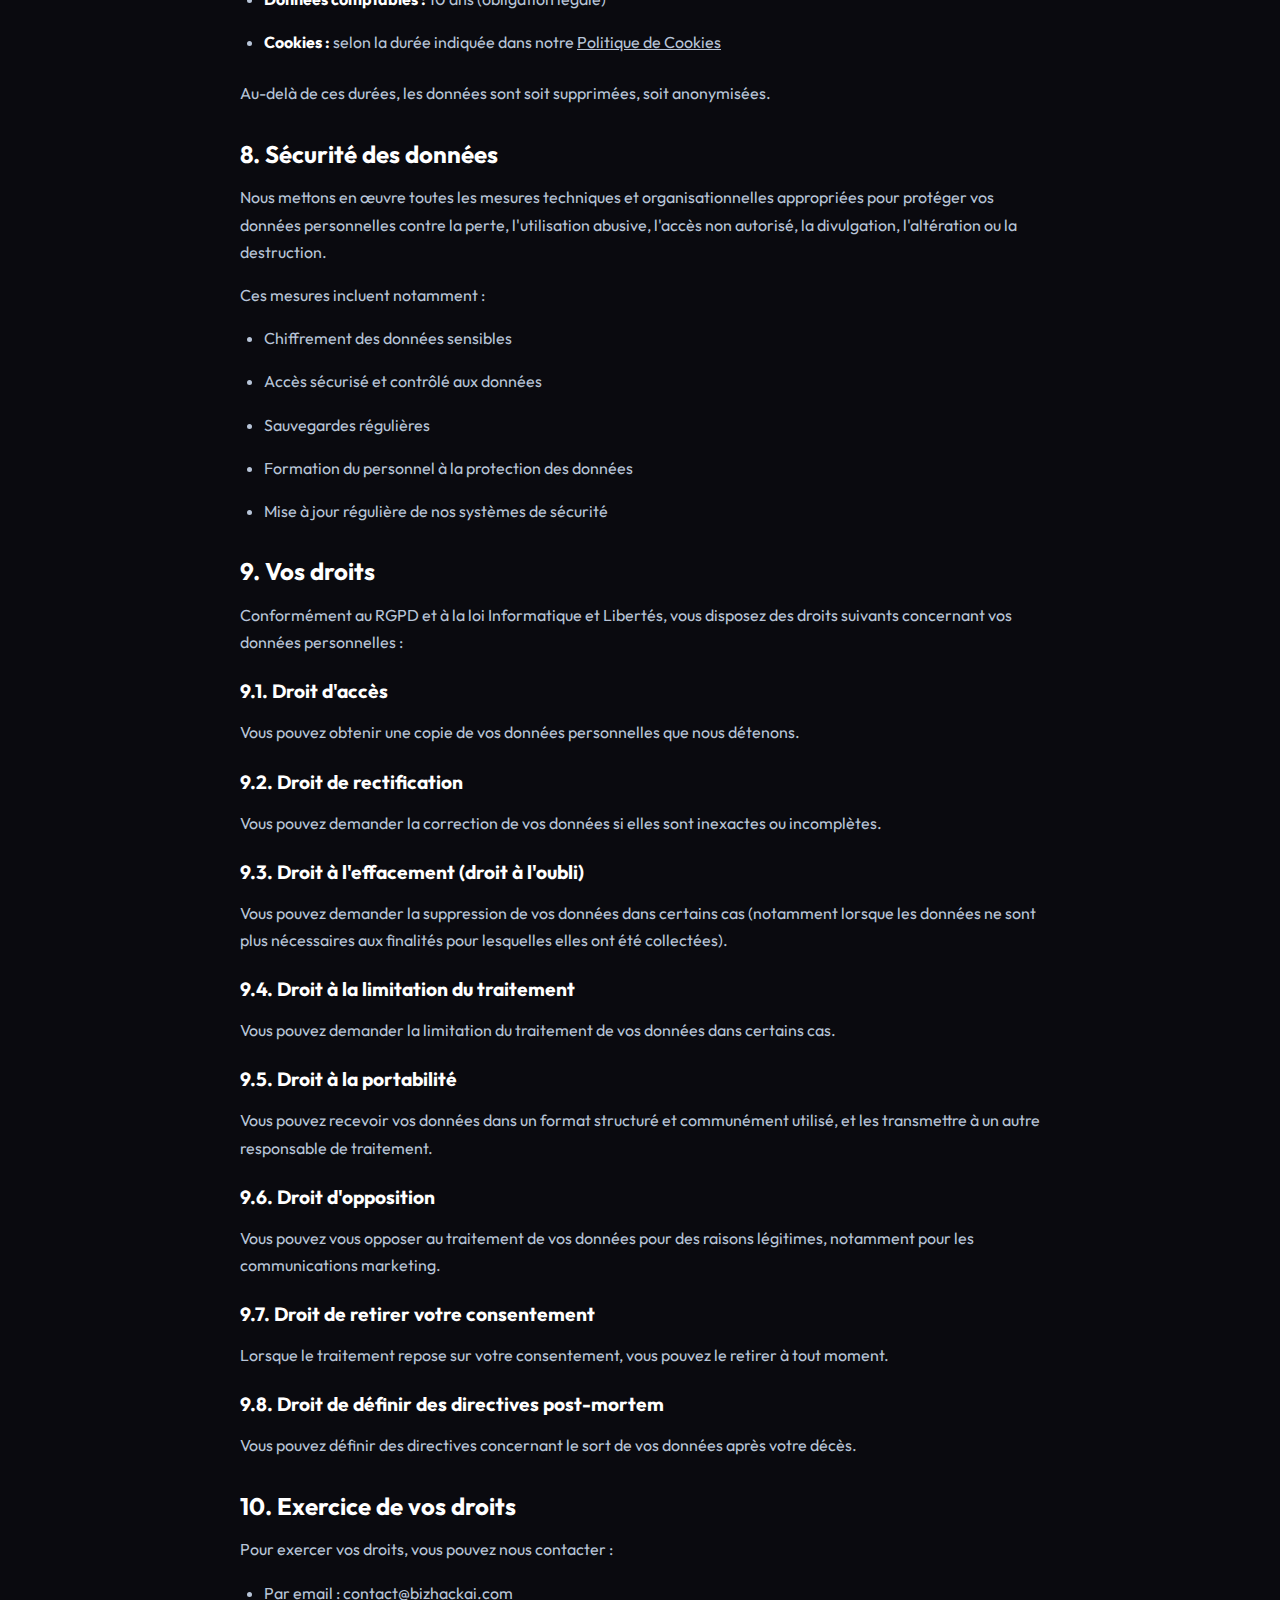
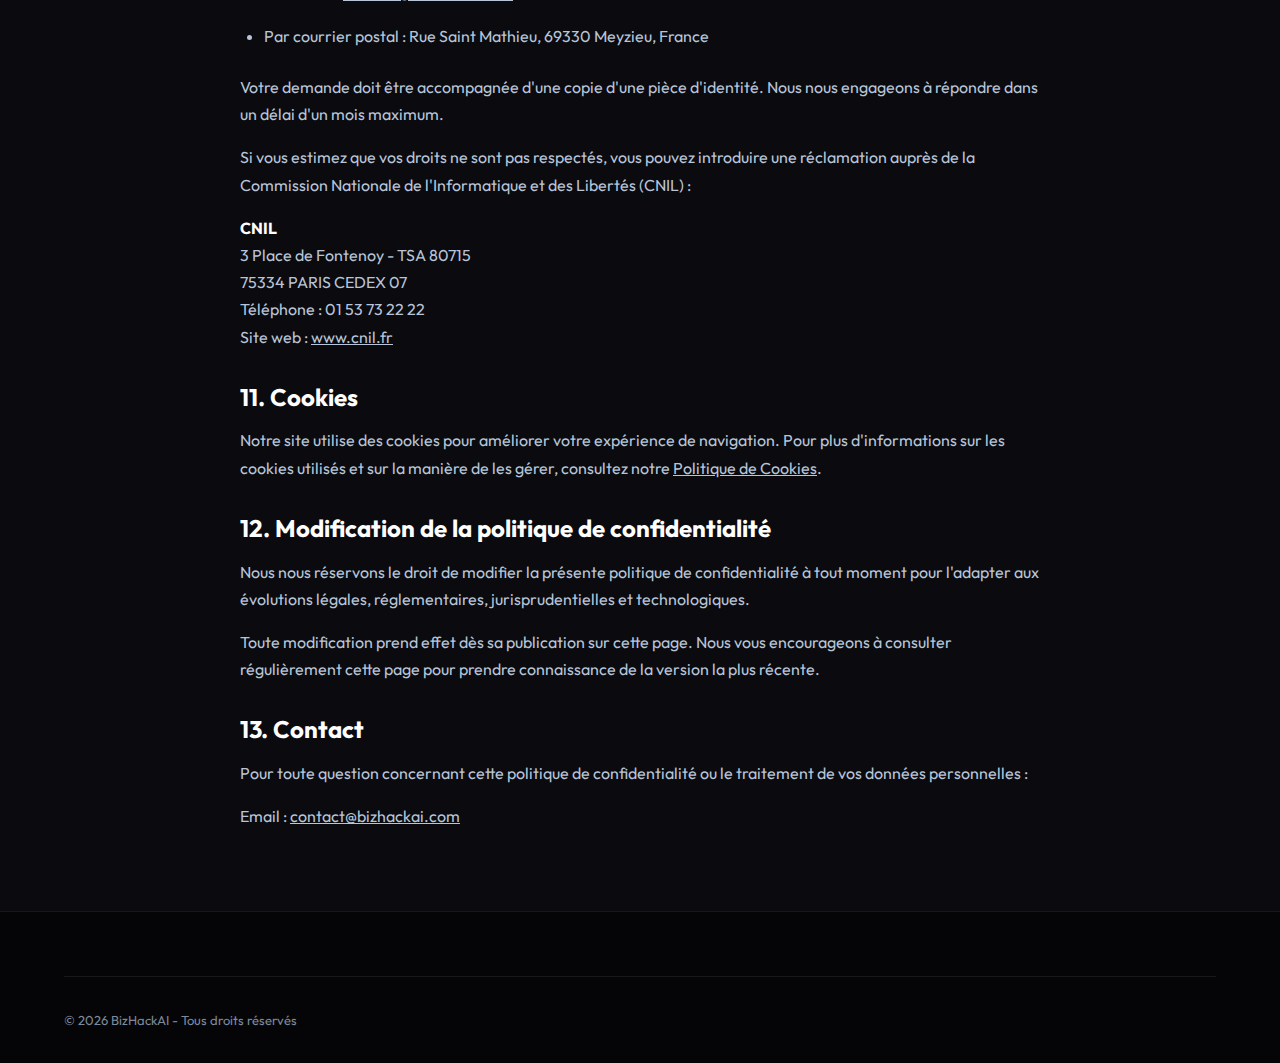
<file: politique-confidentialite.html>
<!DOCTYPE html>
<html lang="fr">
<head>
    <meta charset="UTF-8">
    <meta name="viewport" content="width=device-width, initial-scale=1.0">
    <title>Politique de Confidentialité - BizHackAI</title>
    <meta name="robots" content="noindex, nofollow">
    <link rel="icon" type="image/png" href="https://res.cloudinary.com/dizaodmpw/image/upload/v1766909205/Logo_3_-_Favicon_qrlqjz.png">
    <link rel="preconnect" href="https://fonts.googleapis.com">
    <link rel="preconnect" href="https://fonts.gstatic.com" crossorigin>
    <link href="https://fonts.googleapis.com/css2?family=Outfit:wght@300;400;500;600;700&display=swap" rel="stylesheet">
    <link rel="stylesheet" href="css/style.css">
    <style>
        .legal-page { padding: 8rem 0 4rem; }
        .legal-content { max-width: 800px; margin: 0 auto; }
        .legal-content h1 { font-size: 2.5rem; margin-bottom: 2rem; }
        .legal-content h2 { font-size: 1.5rem; margin: 2rem 0 1rem; color: var(--color-purple); }
        .legal-content h3 { font-size: 1.2rem; margin: 1.5rem 0 1rem; color: var(--text-primary); }
        .legal-content p, .legal-content li { margin-bottom: 1rem; color: var(--text-secondary); line-height: 1.7; }
        .legal-content ul { padding-left: 1.5rem; list-style: disc; margin-bottom: 1.5rem; }
        .legal-content ol { padding-left: 1.5rem; list-style: decimal; margin-bottom: 1.5rem; }
        .legal-content a { color: var(--color-purple); }
        .legal-content strong { color: var(--text-primary); }
    </style>
</head>
<body>
    <header class="header" id="header">
        <nav class="nav container">
            <a href="index.html" class="nav-logo">
                <img src="assets/logo.png" alt="BizHackAI" class="logo-img">
            </a>
            <a href="index.html" class="btn btn-outline">Retour au site</a>
        </nav>
    </header>

    <main class="legal-page">
        <div class="container">
            <div class="legal-content">
                <h1>Politique de Confidentialité</h1>
                <p><em>Dernière mise à jour : Janvier 2026</em></p>
                
                <p>BizHackAI accorde une grande importance à la protection de vos données personnelles. La présente politique de confidentialité vous informe sur la manière dont nous collectons, utilisons, stockons et protégeons vos données personnelles conformément au Règlement Général sur la Protection des Données (RGPD) et à la loi Informatique et Libertés.</p>
                
                <h2>1. Responsable du traitement</h2>
                <p>Le responsable du traitement des données personnelles est :</p>
                <p><strong>BizHackAI</strong><br>
                Forme juridique : Micro-entreprise<br>
                Siège social : Rue Saint Mathieu, 69330 Meyzieu, France<br>
                SIRET : 85023423800028<br>
                Email : <a href="mailto:contact@bizhackai.com">contact@bizhackai.com</a></p>
                
                <h2>2. Données collectées</h2>
                <p>Nous collectons les données personnelles suivantes :</p>
                
                <h3>2.1. Données collectées directement</h3>
                <p>Lors de vos interactions avec notre site ou nos services, nous pouvons collecter :</p>
                <ul>
                    <li><strong>Données d'identification :</strong> nom, prénom, adresse email, numéro de téléphone</li>
                    <li><strong>Données professionnelles :</strong> nom de l'entreprise, fonction, secteur d'activité</li>
                    <li><strong>Données de communication :</strong> contenu de vos messages, demandes de contact</li>
                    <li><strong>Données de facturation :</strong> adresse postale, informations de paiement (traitées par nos prestataires sécurisés)</li>
                </ul>
                
                <h3>2.2. Données collectées automatiquement</h3>
                <p>Lors de votre navigation sur notre site, nous collectons automatiquement :</p>
                <ul>
                    <li><strong>Données de connexion :</strong> adresse IP, type de navigateur, système d'exploitation</li>
                    <li><strong>Données de navigation :</strong> pages visitées, durée de visite, liens cliqués</li>
                    <li><strong>Cookies :</strong> pour plus d'informations, consultez notre <a href="politique-cookies.html">Politique de Cookies</a></li>
                </ul>
                
                <h2>3. Finalités du traitement</h2>
                <p>Vos données personnelles sont utilisées pour les finalités suivantes :</p>
                
                <h3>3.1. Gestion de la relation client</h3>
                <ul>
                    <li>Répondre à vos demandes de contact et de renseignements</li>
                    <li>Gérer votre compte client (si applicable)</li>
                    <li>Assurer le suivi commercial et le service après-vente</li>
                    <li>Traiter et suivre vos commandes</li>
                </ul>
                
                <h3>3.2. Exécution des prestations</h3>
                <ul>
                    <li>Réaliser les services commandés</li>
                    <li>Assurer la facturation et le recouvrement</li>
                    <li>Respecter nos obligations contractuelles et légales</li>
                </ul>
                
                <h3>3.3. Communication marketing (avec votre consentement)</h3>
                <ul>
                    <li>Vous envoyer des newsletters et communications commerciales</li>
                    <li>Vous informer de nos actualités et offres promotionnelles</li>
                    <li>Organiser des événements et webinaires</li>
                </ul>
                
                <h3>3.4. Amélioration de nos services</h3>
                <ul>
                    <li>Analyser l'utilisation du site pour l'améliorer</li>
                    <li>Effectuer des études statistiques (sur données anonymisées)</li>
                    <li>Développer de nouveaux services</li>
                </ul>
                
                <h3>3.5. Obligations légales</h3>
                <ul>
                    <li>Respecter nos obligations comptables et fiscales</li>
                    <li>Répondre aux demandes des autorités compétentes</li>
                    <li>Exercer nos droits en justice si nécessaire</li>
                </ul>
                
                <h2>4. Base légale du traitement</h2>
                <p>Le traitement de vos données personnelles repose sur les bases légales suivantes :</p>
                <ul>
                    <li><strong>Exécution d'un contrat :</strong> pour la réalisation des prestations commandées</li>
                    <li><strong>Consentement :</strong> pour l'envoi de communications marketing et l'utilisation de cookies non essentiels</li>
                    <li><strong>Obligation légale :</strong> pour le respect de nos obligations comptables et fiscales</li>
                    <li><strong>Intérêt légitime :</strong> pour l'amélioration de nos services et la sécurité du site</li>
                </ul>
                
                <h2>5. Destinataires des données</h2>
                <p>Vos données personnelles sont destinées à :</p>
                <ul>
                    <li><strong>BizHackAI :</strong> personnel habilité ayant besoin d'accéder aux données pour l'exécution de leurs missions</li>
                    <li><strong>Prestataires techniques :</strong> hébergeur, services de paiement sécurisés, outils de gestion de la relation client</li>
                    <li><strong>Autorités compétentes :</strong> en cas d'obligation légale ou de demande judiciaire</li>
                </ul>
                <p>Nous nous assurons que tous nos prestataires respectent la réglementation en vigueur et mettent en œuvre des mesures de sécurité appropriées.</p>
                
                <h2>6. Transferts de données hors UE</h2>
                <p>Vos données sont stockées et traitées au sein de l'Union Européenne. En cas de transfert vers des pays tiers, nous nous assurons que des garanties appropriées sont mises en place (clauses contractuelles types, Privacy Shield, etc.).</p>
                
                <h2>7. Durée de conservation</h2>
                <p>Vos données personnelles sont conservées pendant les durées suivantes :</p>
                <ul>
                    <li><strong>Données clients :</strong> durée de la relation contractuelle + 3 ans (prescription commerciale)</li>
                    <li><strong>Données de prospection :</strong> 3 ans à compter du dernier contact (sauf opposition)</li>
                    <li><strong>Données comptables :</strong> 10 ans (obligation légale)</li>
                    <li><strong>Cookies :</strong> selon la durée indiquée dans notre <a href="politique-cookies.html">Politique de Cookies</a></li>
                </ul>
                <p>Au-delà de ces durées, les données sont soit supprimées, soit anonymisées.</p>
                
                <h2>8. Sécurité des données</h2>
                <p>Nous mettons en œuvre toutes les mesures techniques et organisationnelles appropriées pour protéger vos données personnelles contre la perte, l'utilisation abusive, l'accès non autorisé, la divulgation, l'altération ou la destruction.</p>
                <p>Ces mesures incluent notamment :</p>
                <ul>
                    <li>Chiffrement des données sensibles</li>
                    <li>Accès sécurisé et contrôlé aux données</li>
                    <li>Sauvegardes régulières</li>
                    <li>Formation du personnel à la protection des données</li>
                    <li>Mise à jour régulière de nos systèmes de sécurité</li>
                </ul>
                
                <h2>9. Vos droits</h2>
                <p>Conformément au RGPD et à la loi Informatique et Libertés, vous disposez des droits suivants concernant vos données personnelles :</p>
                
                <h3>9.1. Droit d'accès</h3>
                <p>Vous pouvez obtenir une copie de vos données personnelles que nous détenons.</p>
                
                <h3>9.2. Droit de rectification</h3>
                <p>Vous pouvez demander la correction de vos données si elles sont inexactes ou incomplètes.</p>
                
                <h3>9.3. Droit à l'effacement (droit à l'oubli)</h3>
                <p>Vous pouvez demander la suppression de vos données dans certains cas (notamment lorsque les données ne sont plus nécessaires aux finalités pour lesquelles elles ont été collectées).</p>
                
                <h3>9.4. Droit à la limitation du traitement</h3>
                <p>Vous pouvez demander la limitation du traitement de vos données dans certains cas.</p>
                
                <h3>9.5. Droit à la portabilité</h3>
                <p>Vous pouvez recevoir vos données dans un format structuré et communément utilisé, et les transmettre à un autre responsable de traitement.</p>
                
                <h3>9.6. Droit d'opposition</h3>
                <p>Vous pouvez vous opposer au traitement de vos données pour des raisons légitimes, notamment pour les communications marketing.</p>
                
                <h3>9.7. Droit de retirer votre consentement</h3>
                <p>Lorsque le traitement repose sur votre consentement, vous pouvez le retirer à tout moment.</p>
                
                <h3>9.8. Droit de définir des directives post-mortem</h3>
                <p>Vous pouvez définir des directives concernant le sort de vos données après votre décès.</p>
                
                <h2>10. Exercice de vos droits</h2>
                <p>Pour exercer vos droits, vous pouvez nous contacter :</p>
                <ul>
                    <li>Par email : <a href="mailto:contact@bizhackai.com">contact@bizhackai.com</a></li>
                    <li>Par courrier postal : Rue Saint Mathieu, 69330 Meyzieu, France</li>
                </ul>
                <p>Votre demande doit être accompagnée d'une copie d'une pièce d'identité. Nous nous engageons à répondre dans un délai d'un mois maximum.</p>
                
                <p>Si vous estimez que vos droits ne sont pas respectés, vous pouvez introduire une réclamation auprès de la Commission Nationale de l'Informatique et des Libertés (CNIL) :</p>
                <p><strong>CNIL</strong><br>
                3 Place de Fontenoy - TSA 80715<br>
                75334 PARIS CEDEX 07<br>
                Téléphone : 01 53 73 22 22<br>
                Site web : <a href="https://www.cnil.fr" target="_blank">www.cnil.fr</a></p>
                
                <h2>11. Cookies</h2>
                <p>Notre site utilise des cookies pour améliorer votre expérience de navigation. Pour plus d'informations sur les cookies utilisés et sur la manière de les gérer, consultez notre <a href="politique-cookies.html">Politique de Cookies</a>.</p>
                
                <h2>12. Modification de la politique de confidentialité</h2>
                <p>Nous nous réservons le droit de modifier la présente politique de confidentialité à tout moment pour l'adapter aux évolutions légales, réglementaires, jurisprudentielles et technologiques.</p>
                <p>Toute modification prend effet dès sa publication sur cette page. Nous vous encourageons à consulter régulièrement cette page pour prendre connaissance de la version la plus récente.</p>
                
                <h2>13. Contact</h2>
                <p>Pour toute question concernant cette politique de confidentialité ou le traitement de vos données personnelles :</p>
                <p>Email : <a href="mailto:contact@bizhackai.com">contact@bizhackai.com</a></p>
            </div>
        </div>
    </main>

    <footer class="footer">
        <div class="container">
            <div class="footer-bottom">
                <p>© 2026 BizHackAI - Tous droits réservés</p>
            </div>
        </div>
    </footer>
</body>
</html>
</file>
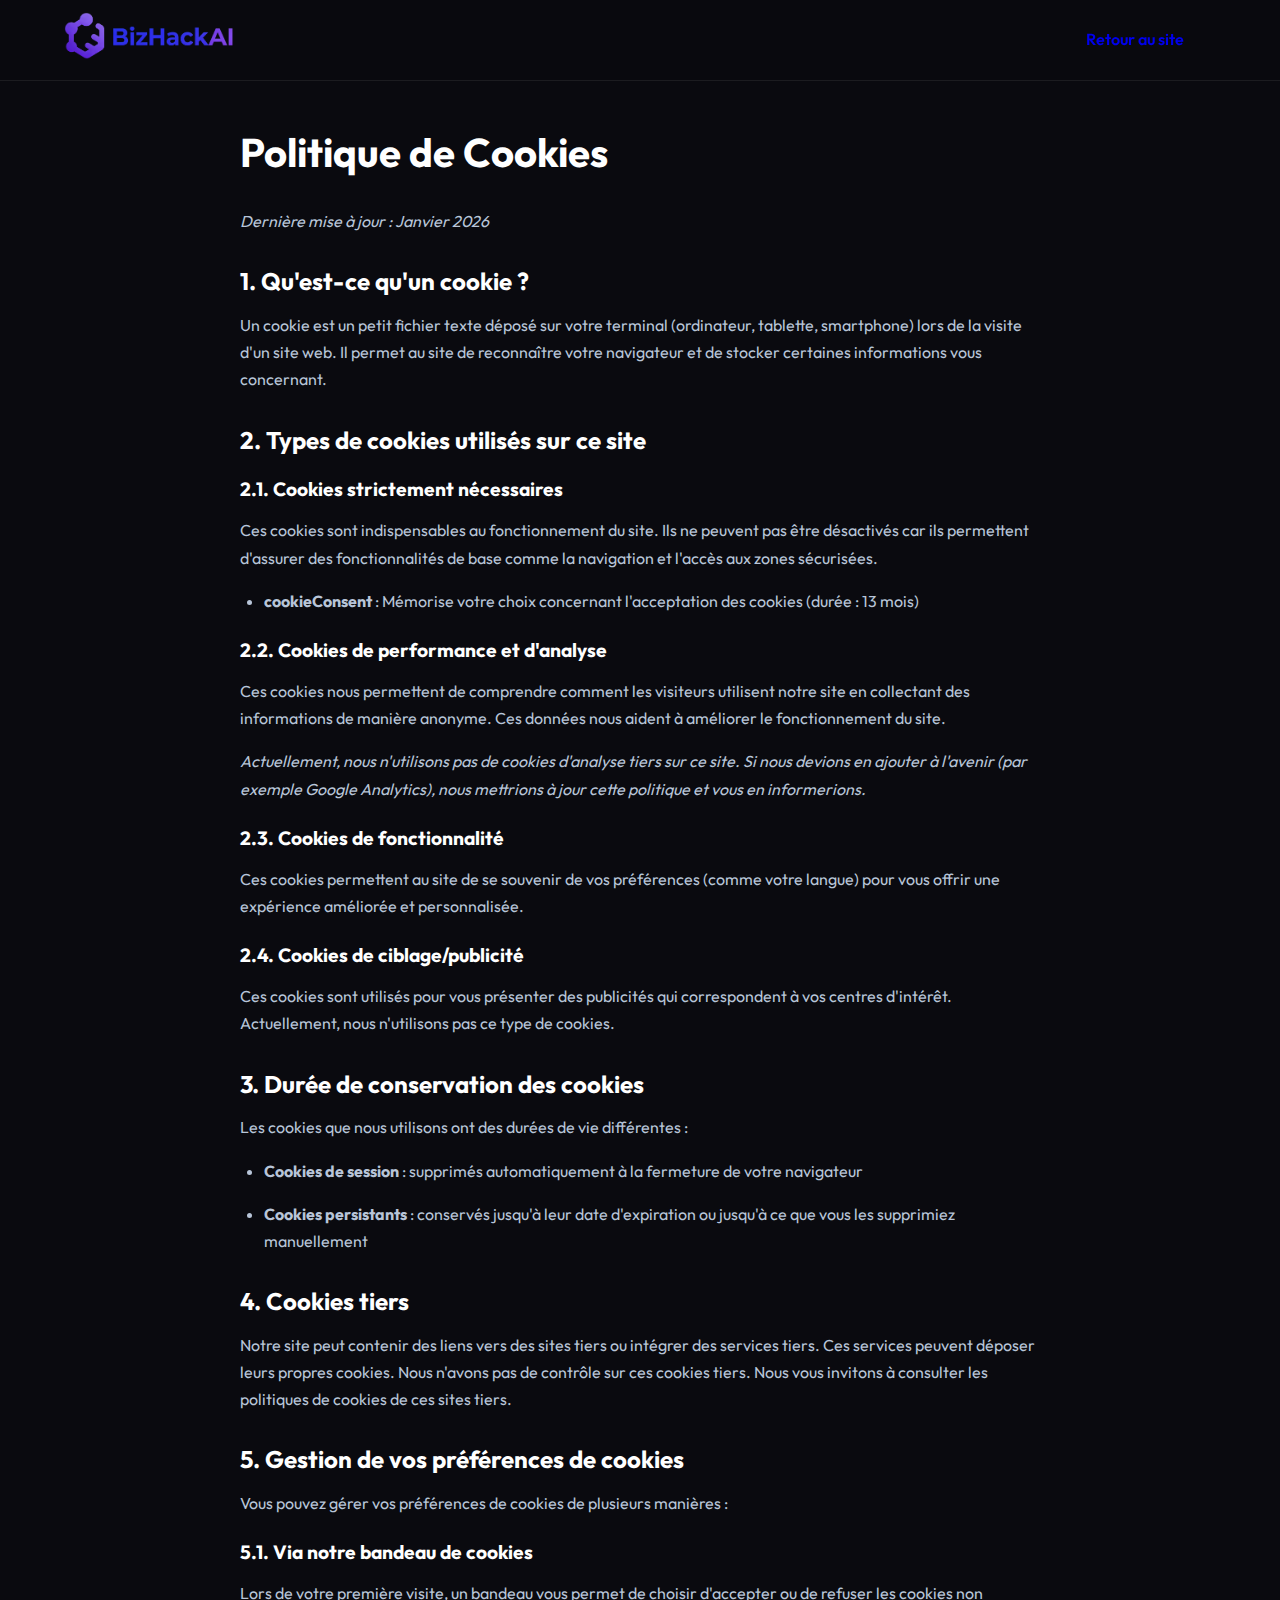
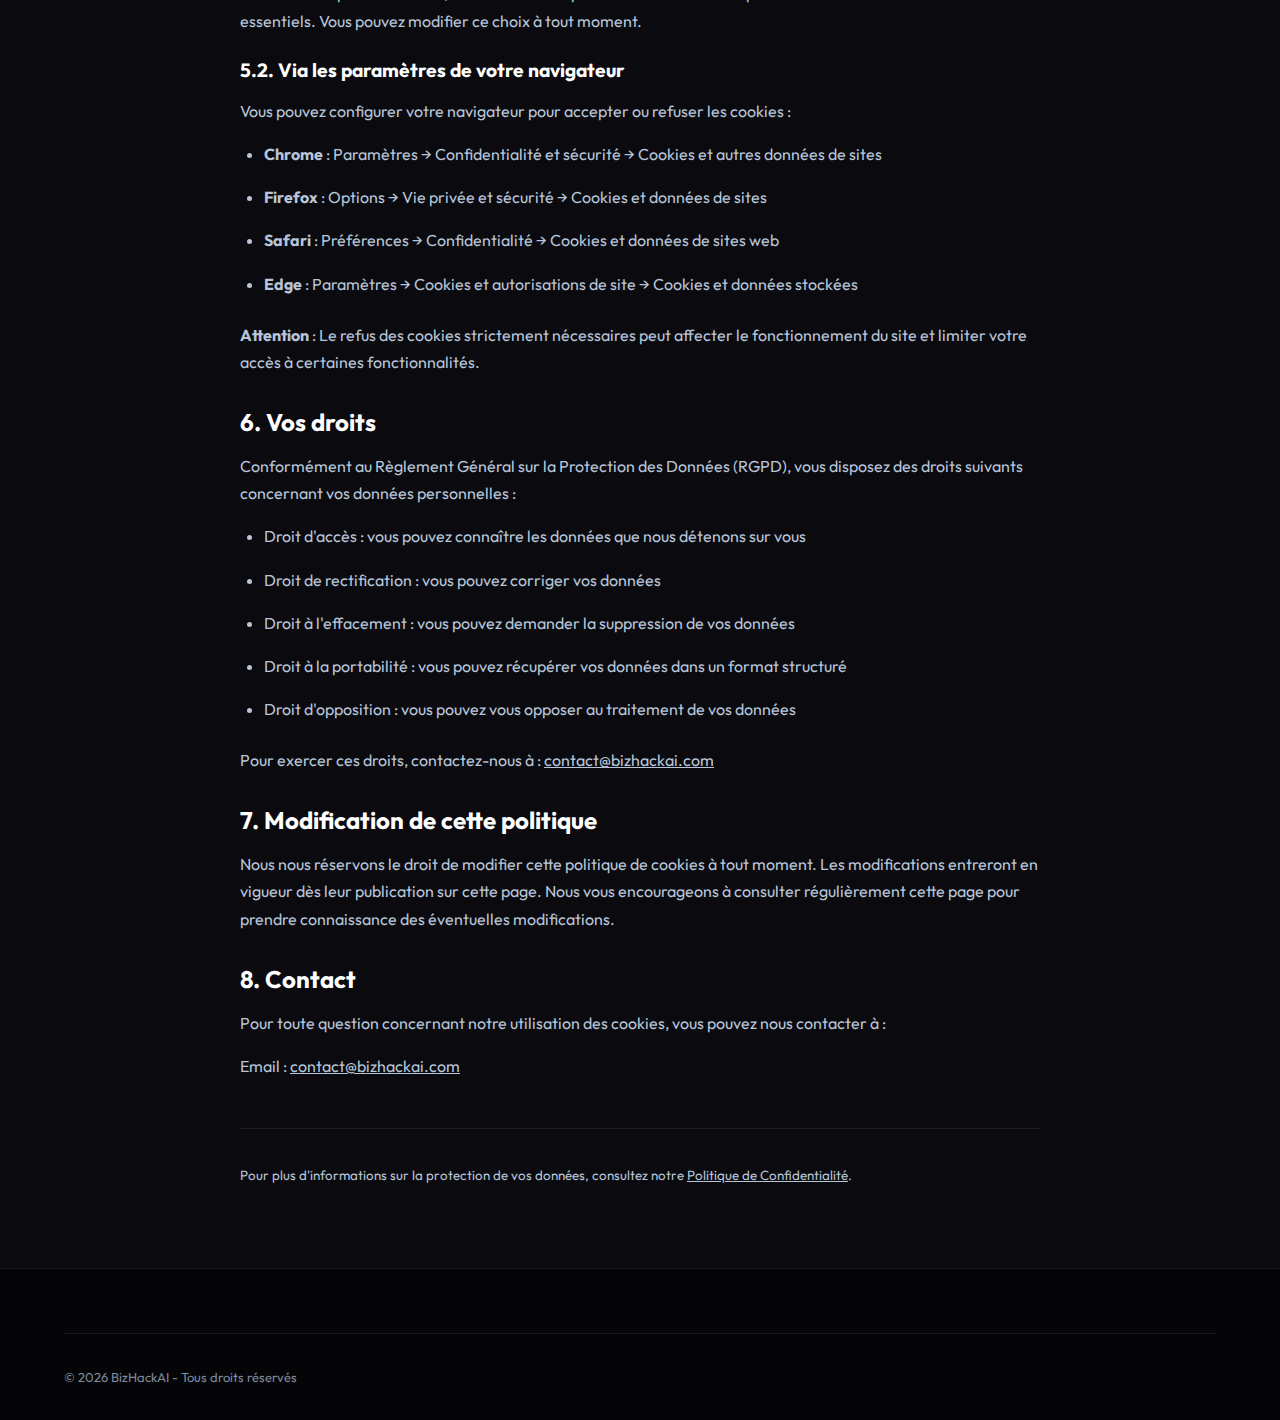
<file: politique-cookies.html>
<!DOCTYPE html>
<html lang="fr">
<head>
    <meta charset="UTF-8">
    <meta name="viewport" content="width=device-width, initial-scale=1.0">
    <title>Politique de Cookies - BizHackAI</title>
    <meta name="robots" content="noindex, nofollow">
    <link rel="icon" type="image/png" href="https://res.cloudinary.com/dizaodmpw/image/upload/v1766909205/Logo_3_-_Favicon_qrlqjz.png">
    <link rel="preconnect" href="https://fonts.googleapis.com">
    <link rel="preconnect" href="https://fonts.gstatic.com" crossorigin>
    <link href="https://fonts.googleapis.com/css2?family=Outfit:wght@300;400;500;600;700&display=swap" rel="stylesheet">
    <link rel="stylesheet" href="css/style.css">
    <style>
        .legal-page { padding: 8rem 0 4rem; }
        .legal-content { max-width: 800px; margin: 0 auto; }
        .legal-content h1 { font-size: 2.5rem; margin-bottom: 2rem; }
        .legal-content h2 { font-size: 1.5rem; margin: 2rem 0 1rem; color: var(--color-purple); }
        .legal-content h3 { font-size: 1.2rem; margin: 1.5rem 0 1rem; color: var(--text-primary); }
        .legal-content p, .legal-content li { margin-bottom: 1rem; color: var(--text-secondary); line-height: 1.7; }
        .legal-content ul { padding-left: 1.5rem; list-style: disc; margin-bottom: 1.5rem; }
        .legal-content ol { padding-left: 1.5rem; list-style: decimal; margin-bottom: 1.5rem; }
        .legal-content a { color: var(--color-purple); }
        .legal-content table { width: 100%; border-collapse: collapse; margin: 2rem 0; }
        .legal-content table th, .legal-content table td { padding: 12px; text-align: left; border: 1px solid var(--border-color); }
        .legal-content table th { background: rgba(139, 92, 246, 0.1); color: var(--text-primary); font-weight: 600; }
    </style>
</head>
<body>
    <header class="header" id="header">
        <nav class="nav container">
            <a href="index.html" class="nav-logo">
                <img src="assets/logo.png" alt="BizHackAI" class="logo-img">
            </a>
            <a href="index.html" class="btn btn-outline">Retour au site</a>
        </nav>
    </header>

    <main class="legal-page">
        <div class="container">
            <div class="legal-content">
                <h1>Politique de Cookies</h1>
                <p><em>Dernière mise à jour : Janvier 2026</em></p>
                
                <h2>1. Qu'est-ce qu'un cookie ?</h2>
                <p>Un cookie est un petit fichier texte déposé sur votre terminal (ordinateur, tablette, smartphone) lors de la visite d'un site web. Il permet au site de reconnaître votre navigateur et de stocker certaines informations vous concernant.</p>
                
                <h2>2. Types de cookies utilisés sur ce site</h2>
                
                <h3>2.1. Cookies strictement nécessaires</h3>
                <p>Ces cookies sont indispensables au fonctionnement du site. Ils ne peuvent pas être désactivés car ils permettent d'assurer des fonctionnalités de base comme la navigation et l'accès aux zones sécurisées.</p>
                <ul>
                    <li><strong>cookieConsent</strong> : Mémorise votre choix concernant l'acceptation des cookies (durée : 13 mois)</li>
                </ul>
                
                <h3>2.2. Cookies de performance et d'analyse</h3>
                <p>Ces cookies nous permettent de comprendre comment les visiteurs utilisent notre site en collectant des informations de manière anonyme. Ces données nous aident à améliorer le fonctionnement du site.</p>
                <p><em>Actuellement, nous n'utilisons pas de cookies d'analyse tiers sur ce site. Si nous devions en ajouter à l'avenir (par exemple Google Analytics), nous mettrions à jour cette politique et vous en informerions.</em></p>
                
                <h3>2.3. Cookies de fonctionnalité</h3>
                <p>Ces cookies permettent au site de se souvenir de vos préférences (comme votre langue) pour vous offrir une expérience améliorée et personnalisée.</p>
                
                <h3>2.4. Cookies de ciblage/publicité</h3>
                <p>Ces cookies sont utilisés pour vous présenter des publicités qui correspondent à vos centres d'intérêt. Actuellement, nous n'utilisons pas ce type de cookies.</p>
                
                <h2>3. Durée de conservation des cookies</h2>
                <p>Les cookies que nous utilisons ont des durées de vie différentes :</p>
                <ul>
                    <li><strong>Cookies de session</strong> : supprimés automatiquement à la fermeture de votre navigateur</li>
                    <li><strong>Cookies persistants</strong> : conservés jusqu'à leur date d'expiration ou jusqu'à ce que vous les supprimiez manuellement</li>
                </ul>
                
                <h2>4. Cookies tiers</h2>
                <p>Notre site peut contenir des liens vers des sites tiers ou intégrer des services tiers. Ces services peuvent déposer leurs propres cookies. Nous n'avons pas de contrôle sur ces cookies tiers. Nous vous invitons à consulter les politiques de cookies de ces sites tiers.</p>
                
                <h2>5. Gestion de vos préférences de cookies</h2>
                <p>Vous pouvez gérer vos préférences de cookies de plusieurs manières :</p>
                
                <h3>5.1. Via notre bandeau de cookies</h3>
                <p>Lors de votre première visite, un bandeau vous permet de choisir d'accepter ou de refuser les cookies non essentiels. Vous pouvez modifier ce choix à tout moment.</p>
                
                <h3>5.2. Via les paramètres de votre navigateur</h3>
                <p>Vous pouvez configurer votre navigateur pour accepter ou refuser les cookies :</p>
                <ul>
                    <li><strong>Chrome</strong> : Paramètres → Confidentialité et sécurité → Cookies et autres données de sites</li>
                    <li><strong>Firefox</strong> : Options → Vie privée et sécurité → Cookies et données de sites</li>
                    <li><strong>Safari</strong> : Préférences → Confidentialité → Cookies et données de sites web</li>
                    <li><strong>Edge</strong> : Paramètres → Cookies et autorisations de site → Cookies et données stockées</li>
                </ul>
                <p><strong>Attention</strong> : Le refus des cookies strictement nécessaires peut affecter le fonctionnement du site et limiter votre accès à certaines fonctionnalités.</p>
                
                <h2>6. Vos droits</h2>
                <p>Conformément au Règlement Général sur la Protection des Données (RGPD), vous disposez des droits suivants concernant vos données personnelles :</p>
                <ul>
                    <li>Droit d'accès : vous pouvez connaître les données que nous détenons sur vous</li>
                    <li>Droit de rectification : vous pouvez corriger vos données</li>
                    <li>Droit à l'effacement : vous pouvez demander la suppression de vos données</li>
                    <li>Droit à la portabilité : vous pouvez récupérer vos données dans un format structuré</li>
                    <li>Droit d'opposition : vous pouvez vous opposer au traitement de vos données</li>
                </ul>
                <p>Pour exercer ces droits, contactez-nous à : <a href="mailto:contact@bizhackai.com">contact@bizhackai.com</a></p>
                
                <h2>7. Modification de cette politique</h2>
                <p>Nous nous réservons le droit de modifier cette politique de cookies à tout moment. Les modifications entreront en vigueur dès leur publication sur cette page. Nous vous encourageons à consulter régulièrement cette page pour prendre connaissance des éventuelles modifications.</p>
                
                <h2>8. Contact</h2>
                <p>Pour toute question concernant notre utilisation des cookies, vous pouvez nous contacter à :</p>
                <p>Email : <a href="mailto:contact@bizhackai.com">contact@bizhackai.com</a></p>
                
                <p style="margin-top: 3rem; padding-top: 2rem; border-top: 1px solid var(--border-color);">
                    <small>Pour plus d'informations sur la protection de vos données, consultez notre <a href="politique-confidentialite.html">Politique de Confidentialité</a>.</small>
                </p>
            </div>
        </div>
    </main>

    <footer class="footer">
        <div class="container">
            <div class="footer-bottom">
                <p>© 2026 BizHackAI - Tous droits réservés</p>
            </div>
        </div>
    </footer>
</body>
</html>
</file>
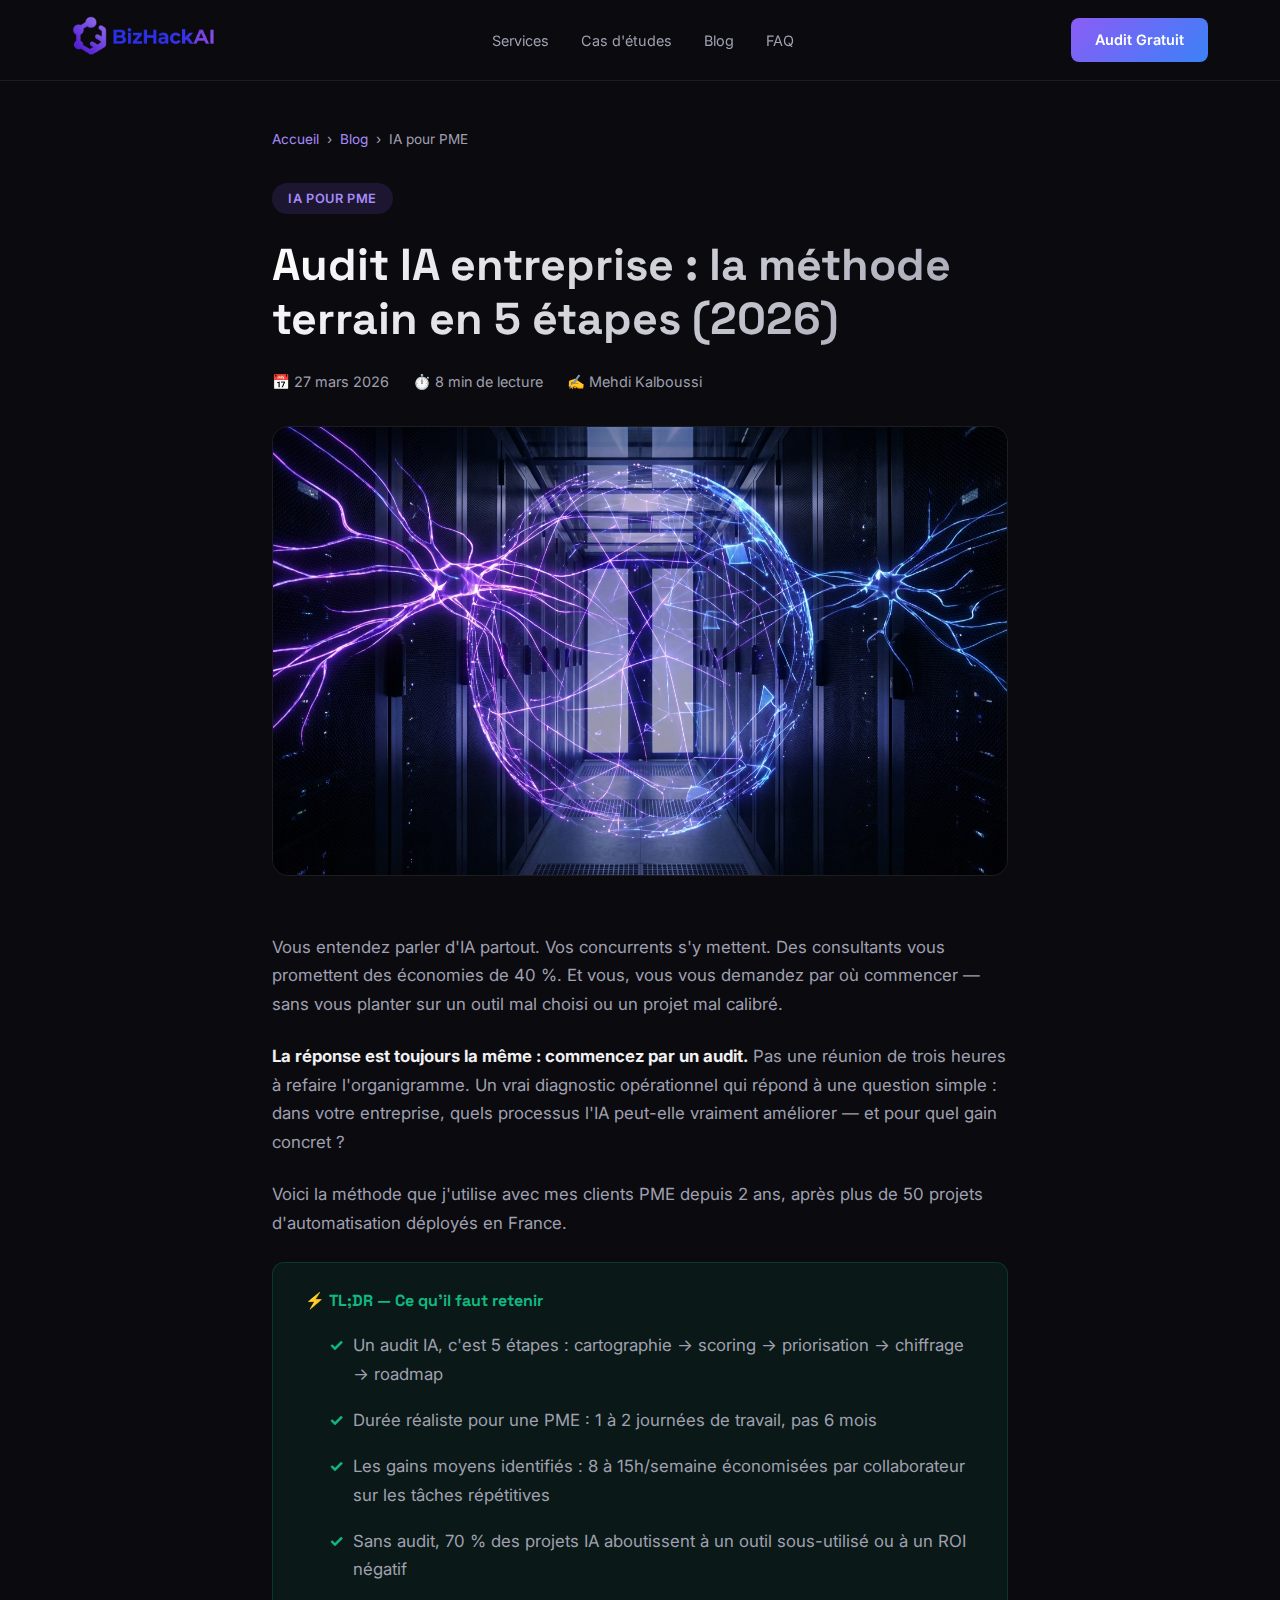
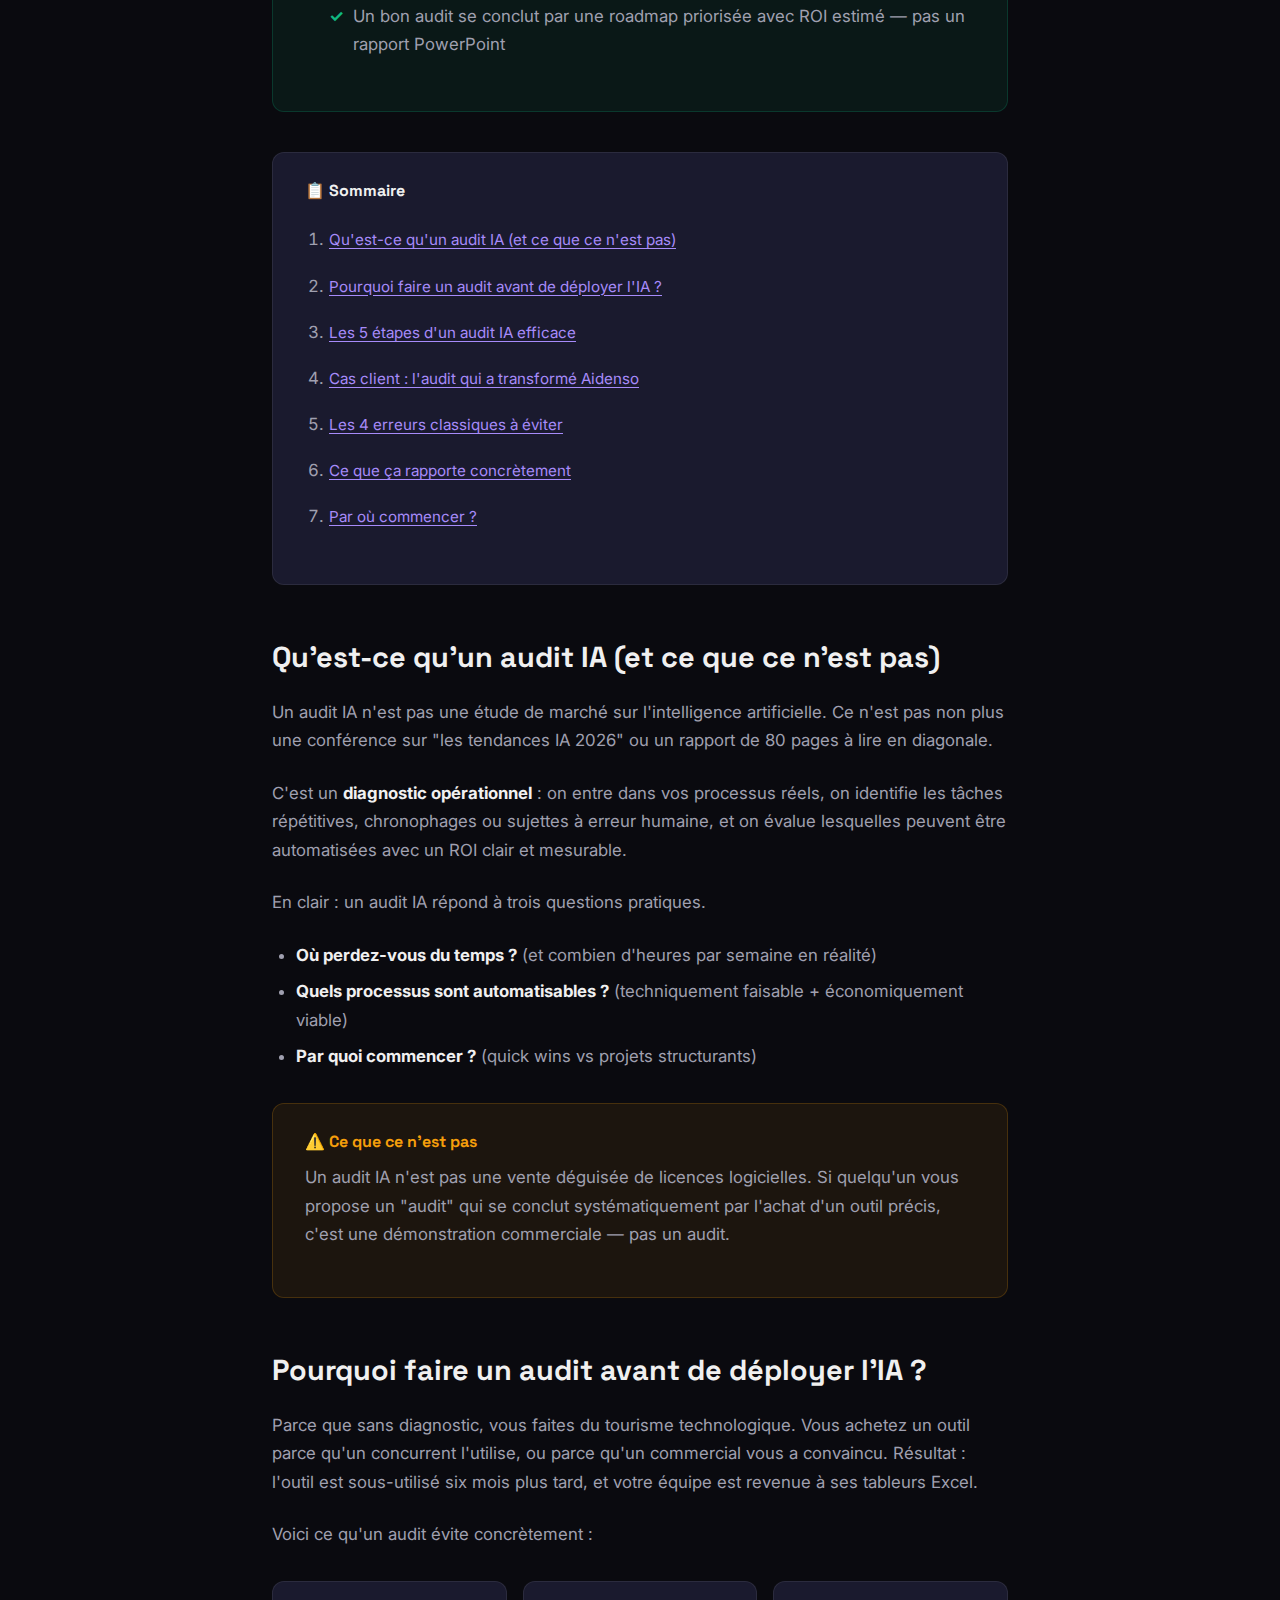
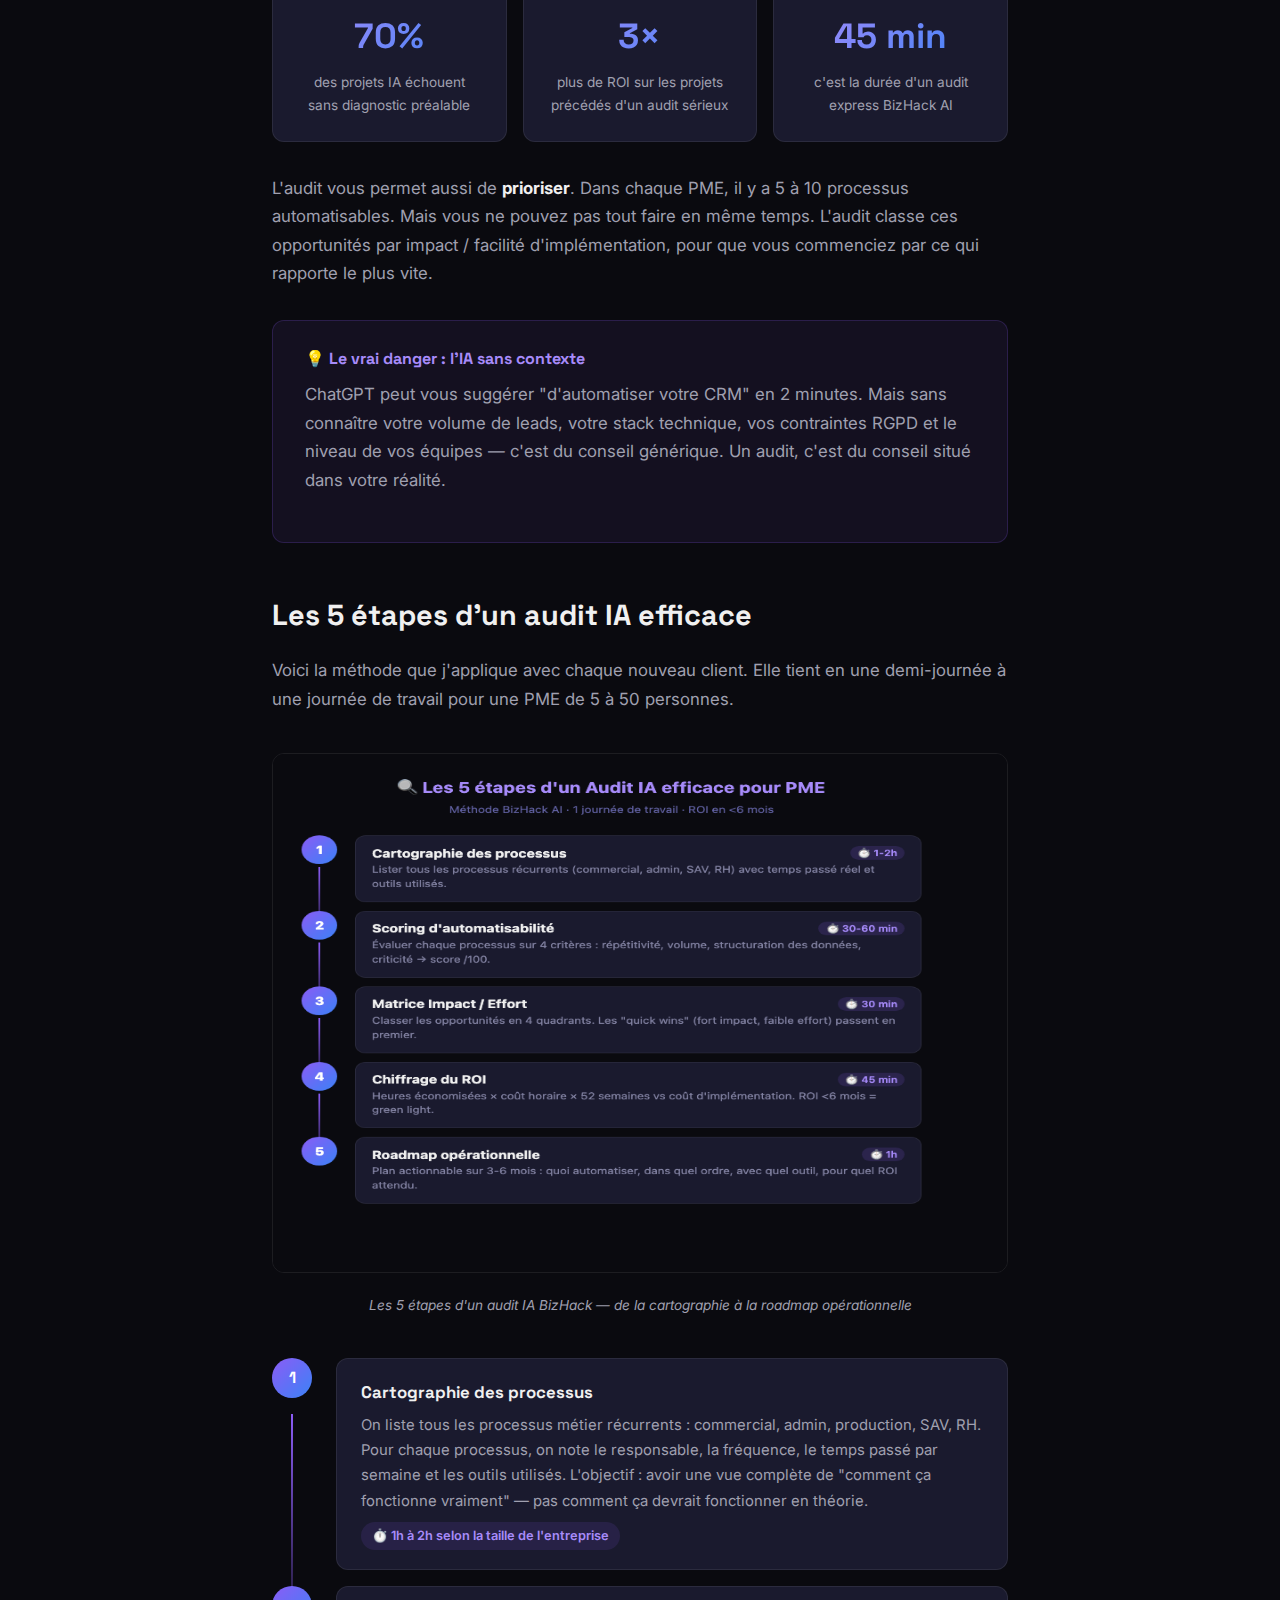
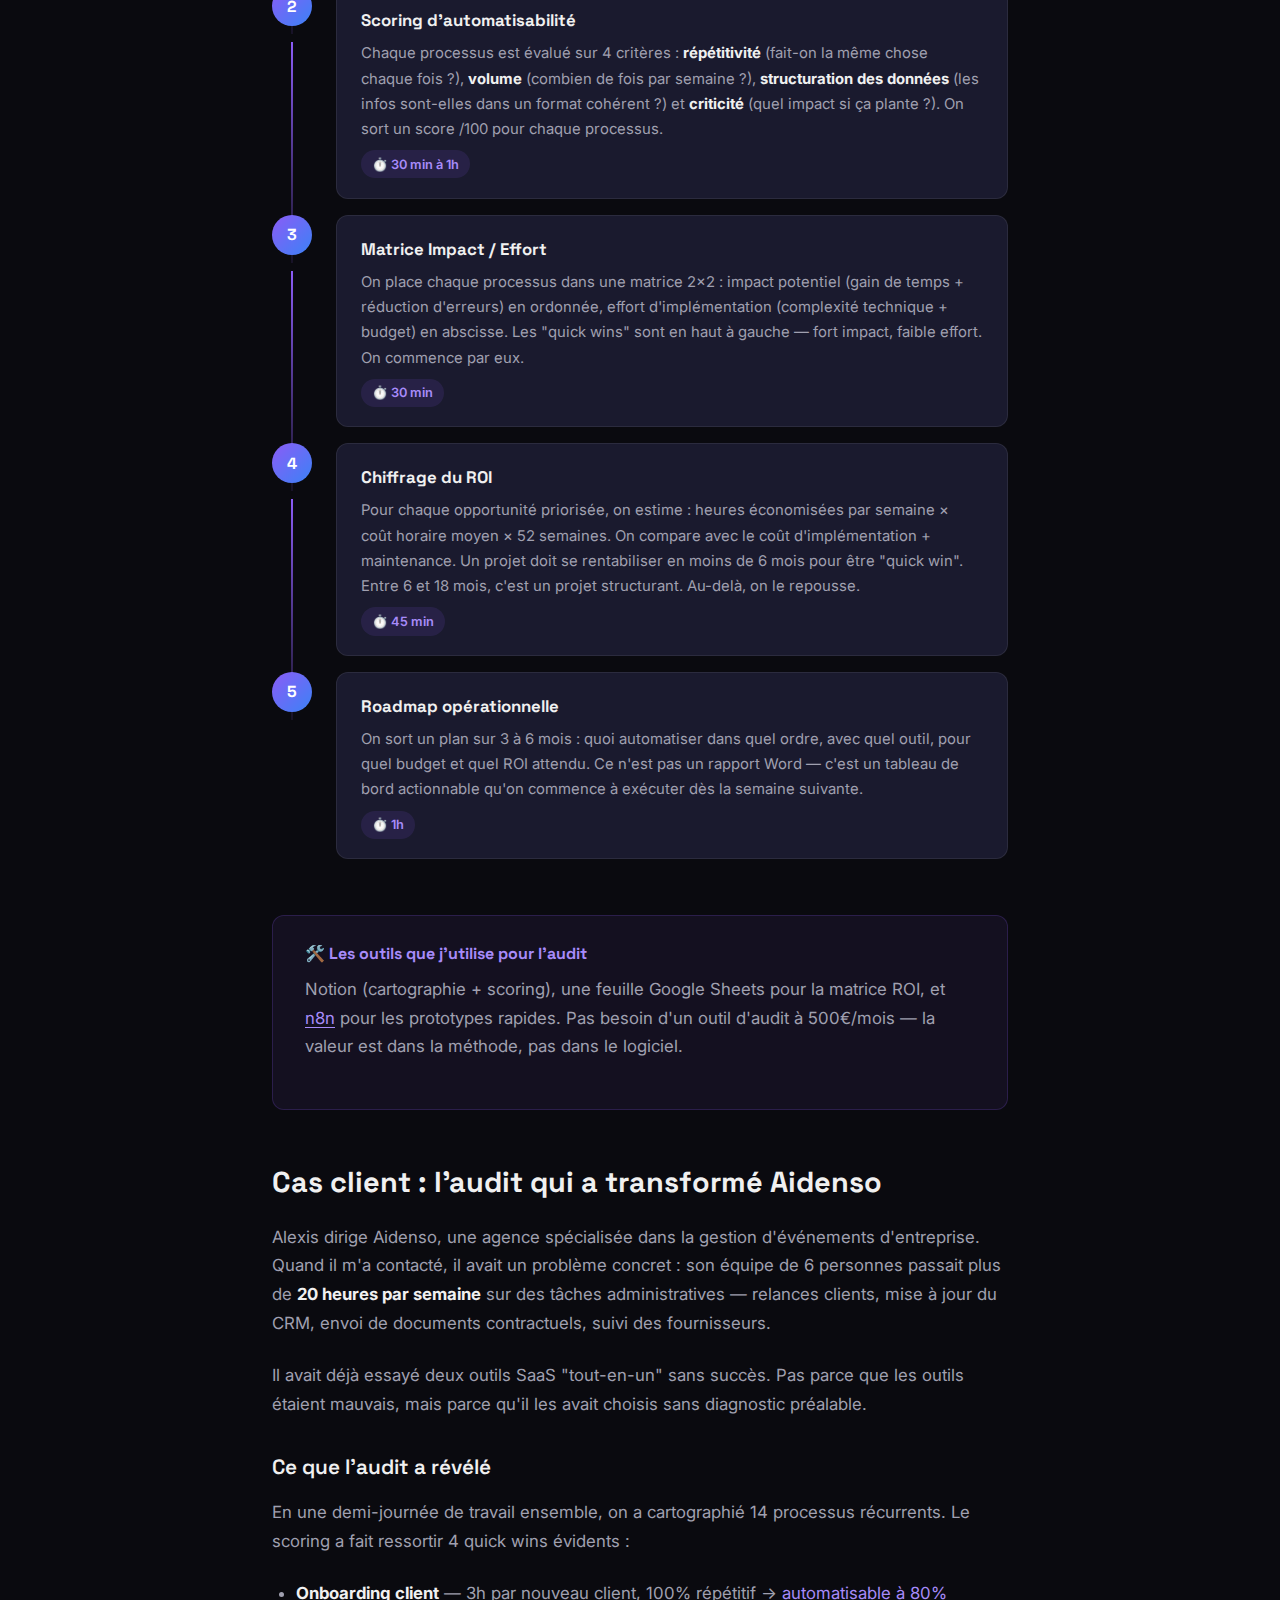
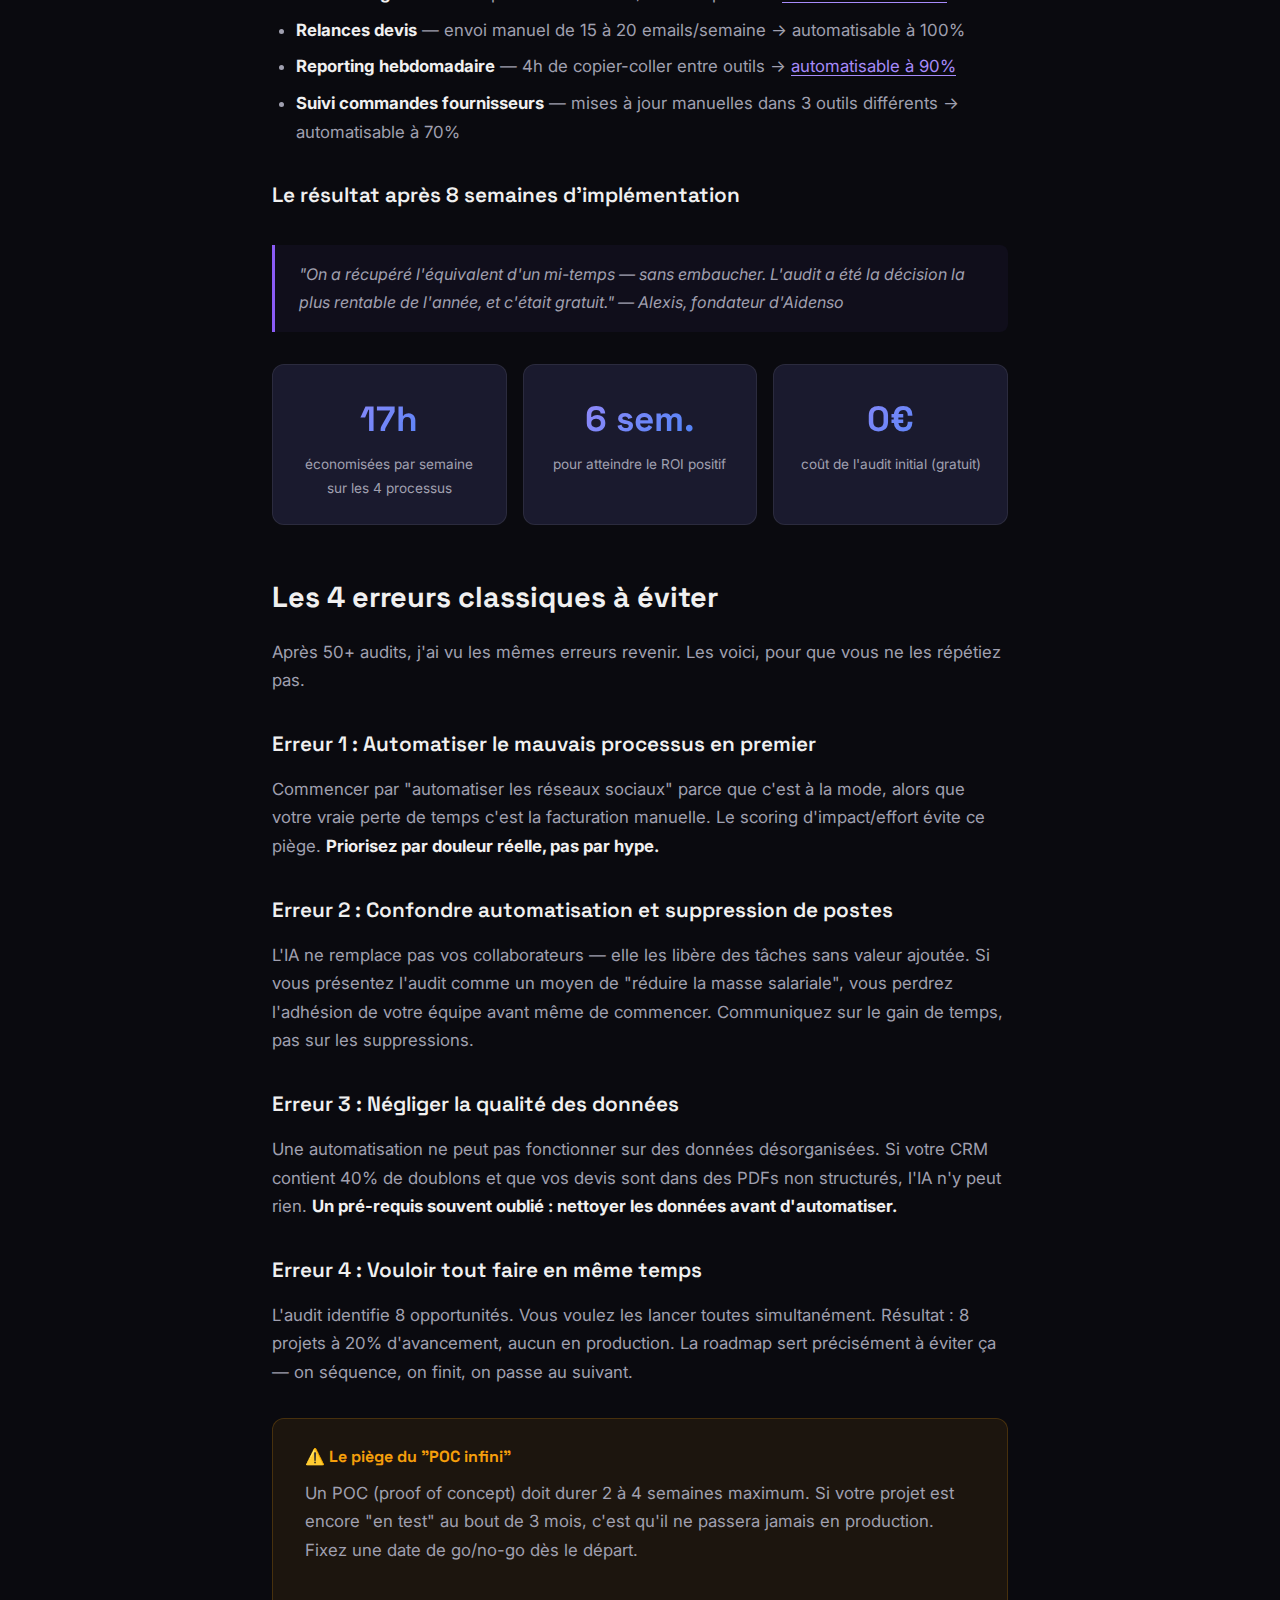
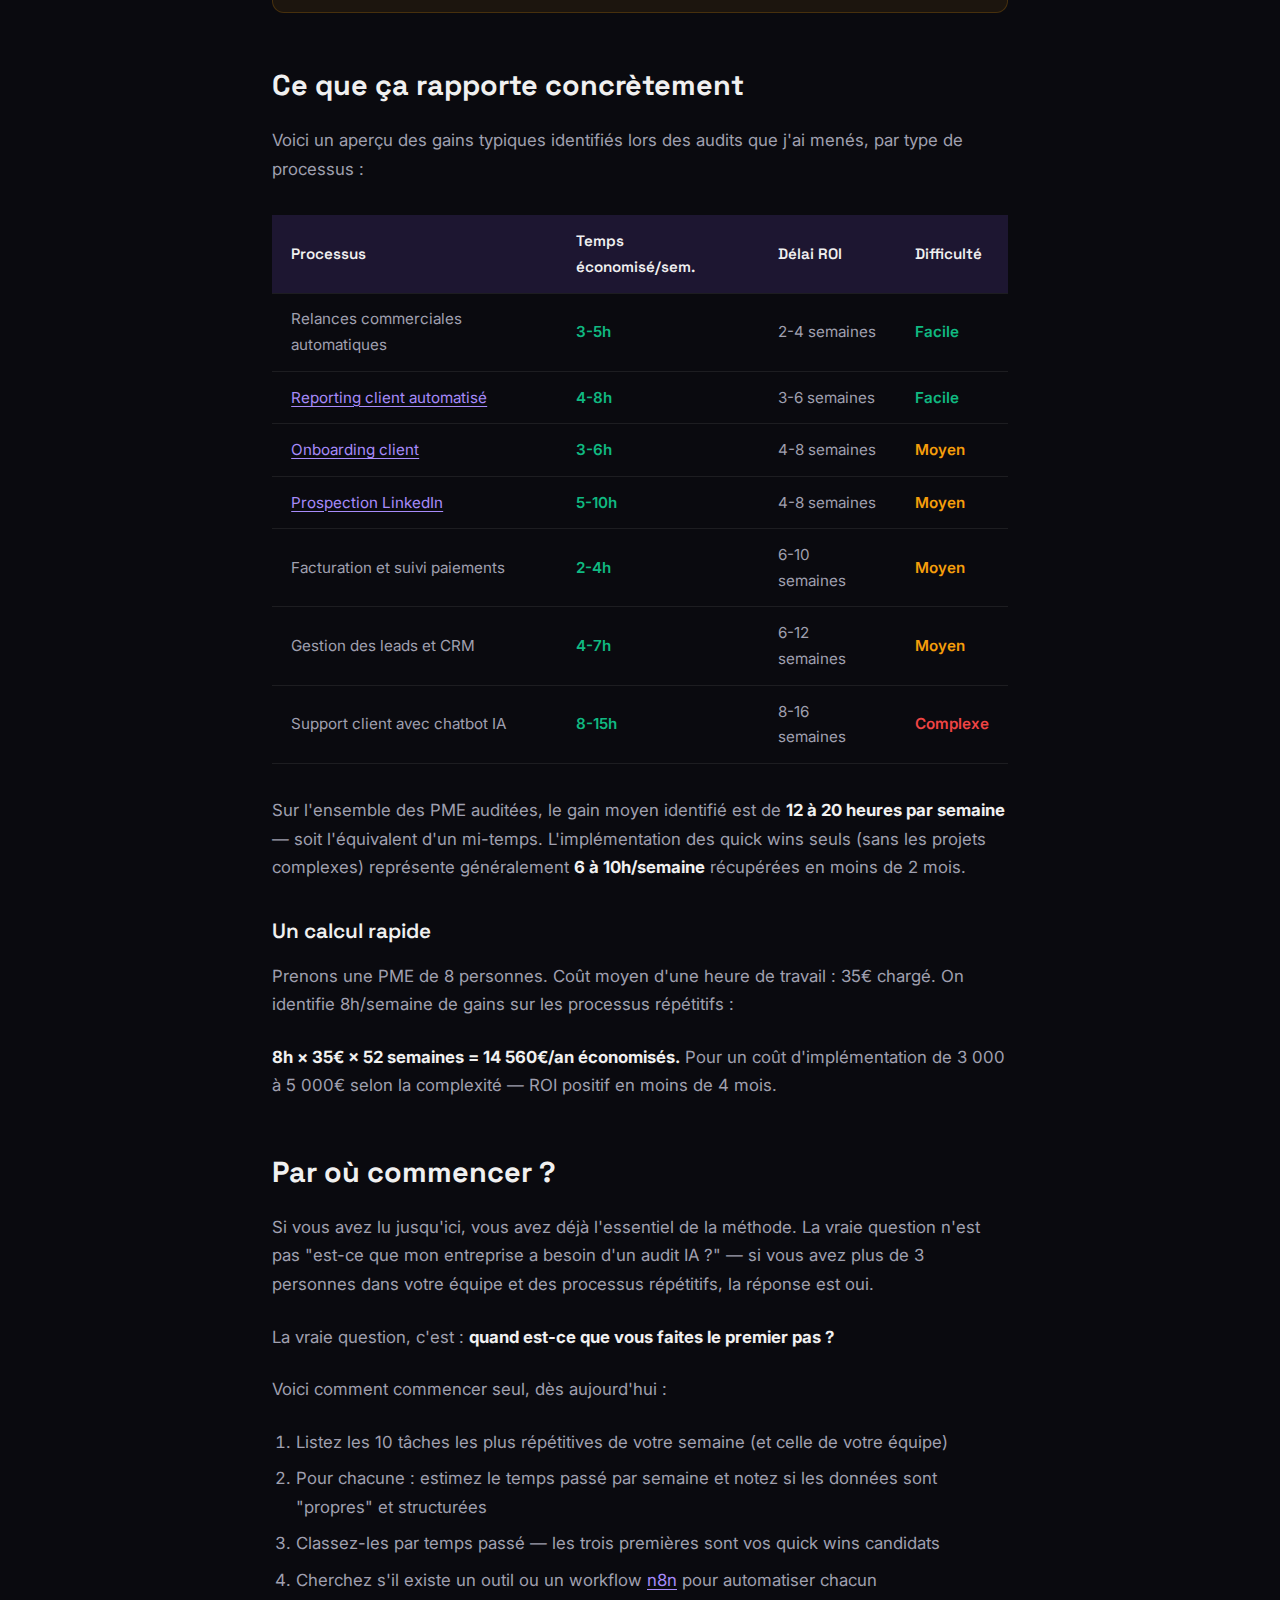
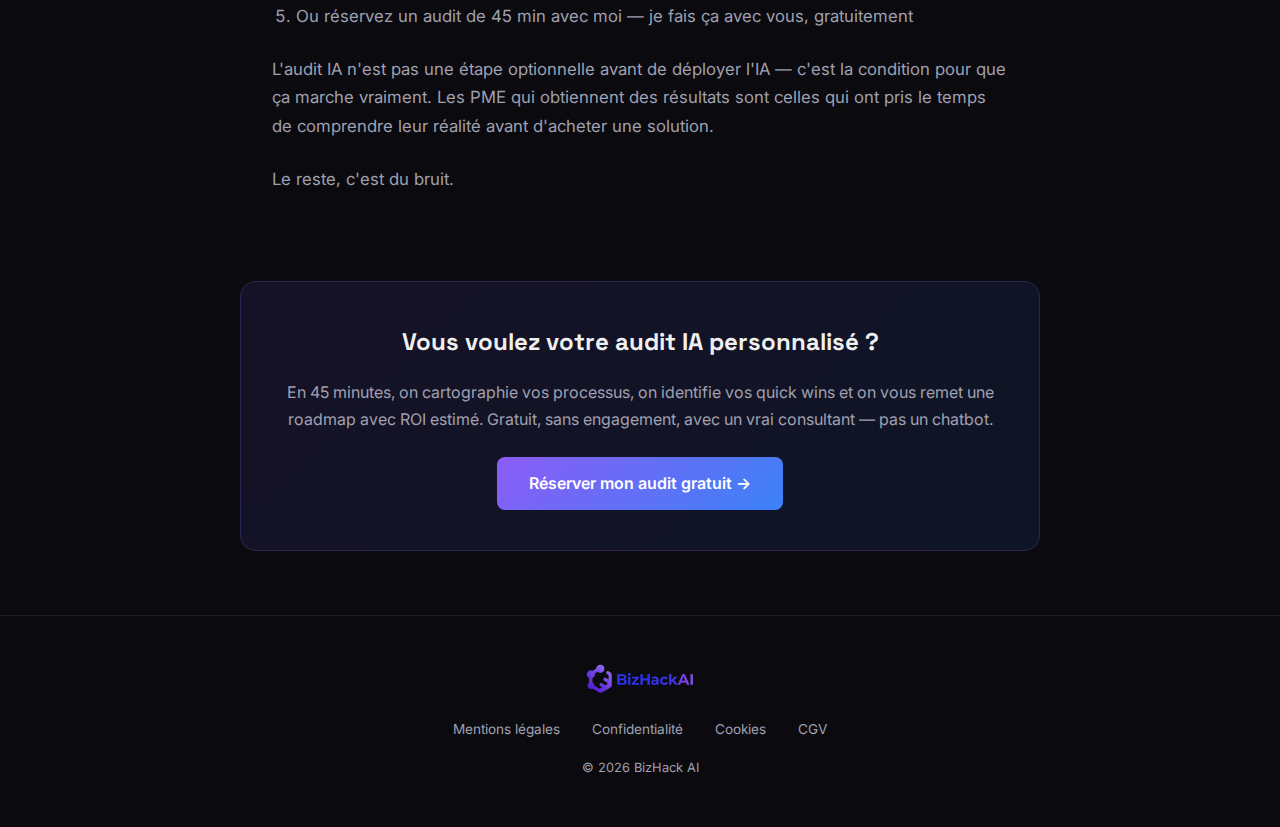
<file: blog/audit-ia-entreprise-comment-faire.html>
<!DOCTYPE html>
<html lang="fr">
<head>
    <meta charset="UTF-8">
    <meta name="viewport" content="width=device-width, initial-scale=1.0">
    <title>Audit IA entreprise : la méthode terrain en 5 étapes (2026) — BizHack AI Blog</title>
    <meta name="description" content="Comment faire un audit IA dans votre PME ? Méthode terrain en 5 étapes, cas clients réels et ROI concret. Identifiez vos gains avant d'investir.">
    <meta name="robots" content="index, follow, max-snippet:-1, max-image-preview:large">
    <link rel="canonical" href="https://bizhackai.com/blog/audit-ia-entreprise-comment-faire.html">

    <!-- Open Graph -->
    <meta property="og:type" content="article">
    <meta property="og:url" content="https://bizhackai.com/blog/audit-ia-entreprise-comment-faire.html">
    <meta property="og:title" content="Audit IA entreprise : la méthode terrain en 5 étapes — BizHack AI">
    <meta property="og:description" content="Comment faire un audit IA dans votre PME ? Méthode terrain en 5 étapes, cas clients réels et ROI concret.">
    <meta property="og:image" content="https://bizhackai.com/blog/images/hero-audit-ia-entreprise.png">
    <meta property="og:locale" content="fr_FR">
    <meta property="og:site_name" content="BizHack AI">
    <meta property="article:published_time" content="2026-03-27">
    <meta property="article:author" content="Mehdi Kalboussi">

    <!-- Twitter -->
    <meta property="twitter:card" content="summary_large_image">
    <meta property="twitter:title" content="Audit IA entreprise : la méthode terrain en 5 étapes — BizHack AI">
    <meta property="twitter:description" content="Comment faire un audit IA dans votre PME ? Méthode terrain en 5 étapes, cas clients réels et ROI concret.">

    <link rel="icon" type="image/png" href="https://res.cloudinary.com/dizaodmpw/image/upload/v1766909205/Logo_3_-_Favicon_qrlqjz.png">
    <link rel="preconnect" href="https://fonts.googleapis.com">
    <link rel="preconnect" href="https://fonts.gstatic.com" crossorigin>
    <link href="https://fonts.googleapis.com/css2?family=Space+Grotesk:wght@400;500;600;700&family=Inter:wght@400;500;600&display=swap" rel="stylesheet">

    <!-- Schema.org Article -->
    <script type="application/ld+json">
    {
        "@context": "https://schema.org",
        "@type": "Article",
        "headline": "Audit IA entreprise : la méthode terrain en 5 étapes (2026)",
        "description": "Comment faire un audit IA dans votre PME ? Méthode terrain en 5 étapes, cas clients réels et ROI concret. Identifiez vos gains avant d'investir.",
        "datePublished": "2026-03-27",
        "dateModified": "2026-03-27",
        "author": {
            "@type": "Person",
            "name": "Mehdi Kalboussi",
            "url": "https://bizhackai.com/#about"
        },
        "publisher": {
            "@type": "Organization",
            "name": "BizHack AI",
            "logo": {
                "@type": "ImageObject",
                "url": "https://bizhackai.com/assets/logo.webp"
            }
        },
        "mainEntityOfPage": {
            "@type": "WebPage",
            "@id": "https://bizhackai.com/blog/audit-ia-entreprise-comment-faire.html"
        }
    }
    </script>

    <style>
        :root {
            --violet: #8B5CF6;
            --violet-light: #A78BFA;
            --violet-dark: #6D28D9;
            --blue: #3B82F6;
            --green: #10B981;
            --orange: #F59E0B;
            --bg-primary: #0a0a0f;
            --bg-secondary: #12121a;
            --bg-card: #1a1a2e;
            --text-primary: #f0f0f0;
            --text-secondary: #a0a0b0;
            --border-subtle: rgba(255,255,255,0.08);
        }

        * { margin: 0; padding: 0; box-sizing: border-box; }

        body {
            font-family: 'Inter', sans-serif;
            background: var(--bg-primary);
            color: var(--text-primary);
            line-height: 1.7;
            -webkit-font-smoothing: antialiased;
        }

        /* ---- NAV ---- */
        .nav {
            position: fixed;
            top: 0;
            width: 100%;
            z-index: 1000;
            padding: 1rem 0;
            background: rgba(10,10,15,0.9);
            backdrop-filter: blur(20px);
            border-bottom: 1px solid var(--border-subtle);
        }
        .nav-inner {
            max-width: 1200px;
            margin: 0 auto;
            padding: 0 2rem;
            display: flex;
            align-items: center;
            justify-content: space-between;
        }
        .logo-img { height: 40px; }
        .nav-links { display: flex; list-style: none; gap: 2rem; }
        .nav-links a {
            color: var(--text-secondary);
            text-decoration: none;
            font-size: 0.9rem;
            transition: color 0.3s;
        }
        .nav-links a:hover { color: var(--text-primary); }
        .btn-primary {
            background: linear-gradient(135deg, var(--violet), var(--blue));
            color: white;
            padding: 0.6rem 1.5rem;
            border-radius: 8px;
            text-decoration: none;
            font-weight: 600;
            font-size: 0.9rem;
            transition: transform 0.3s, box-shadow 0.3s;
        }
        .btn-primary:hover {
            transform: translateY(-2px);
            box-shadow: 0 8px 30px rgba(139,92,246,0.3);
        }

        /* ---- PROGRESS BAR ---- */
        .reading-progress { position: fixed; top: 0; left: 0; height: 3px; background: linear-gradient(90deg, var(--violet), var(--blue)); z-index: 1001; width: 0%; transition: width 0.1s; }

        /* ---- TL;DR ---- */
        .tldr { background: rgba(16,185,129,0.08); border: 1px solid rgba(16,185,129,0.2); border-radius: 12px; padding: 1.5rem 2rem; margin-bottom: 2.5rem; }
        .tldr-title { font-family: 'Space Grotesk', sans-serif; font-weight: 700; font-size: 1rem; color: var(--green); margin-bottom: 0.8rem; display: flex; align-items: center; gap: 0.5rem; }
        .tldr ul { list-style: none; padding: 0; margin: 0; }
        .tldr li { color: var(--text-secondary); font-size: 0.95rem; padding: 0.3rem 0; padding-left: 1.5rem; position: relative; }
        .tldr li::before { content: "✓"; position: absolute; left: 0; color: var(--green); font-weight: 700; }

        /* ---- TABLE OF CONTENTS ---- */
        .toc { background: var(--bg-card); border: 1px solid var(--border-subtle); border-radius: 12px; padding: 1.5rem 2rem; margin-bottom: 2.5rem; }
        .toc-title { font-family: 'Space Grotesk', sans-serif; font-weight: 700; font-size: 1rem; color: var(--text-primary); margin-bottom: 1rem; display: flex; align-items: center; gap: 0.5rem; }
        .toc ol { padding-left: 1.2rem; margin: 0; }
        .toc li { padding: 0.3rem 0; }
        .toc a { color: var(--violet-light); text-decoration: none; font-size: 0.95rem; }
        .toc a:hover { text-decoration: underline; }

        /* ---- CALLOUT BOXES ---- */
        .callout { border-radius: 12px; padding: 1.5rem 2rem; margin: 2rem 0; }
        .callout-tip { background: rgba(139,92,246,0.08); border: 1px solid rgba(139,92,246,0.2); }
        .callout-warning { background: rgba(245,158,11,0.08); border: 1px solid rgba(245,158,11,0.2); }
        .callout-success { background: rgba(16,185,129,0.08); border: 1px solid rgba(16,185,129,0.2); }
        .callout-title { font-family: 'Space Grotesk', sans-serif; font-weight: 700; font-size: 1rem; margin-bottom: 0.5rem; }
        .callout-tip .callout-title { color: var(--violet-light); }
        .callout-warning .callout-title { color: #F59E0B; }
        .callout-success .callout-title { color: var(--green); }
        .callout p { margin: 0; color: var(--text-secondary); font-size: 0.95rem; }

        /* ---- IMAGES ---- */
        .article-hero-img { width: 100%; border-radius: 16px; margin-top: 2rem; border: 1px solid var(--border-subtle); }
        .article-infographic { margin: 2.5rem 0; text-align: center; }
        .article-infographic img { max-width: 100%; border-radius: 12px; border: 1px solid var(--border-subtle); }
        .article-infographic figcaption { color: var(--text-secondary); font-size: 0.85rem; margin-top: 0.8rem; font-style: italic; }

        /* ---- ARTICLE ---- */
        .article-header {
            padding: 8rem 2rem 3rem;
            max-width: 800px;
            margin: 0 auto;
        }
        .article-breadcrumb {
            display: flex;
            align-items: center;
            gap: 0.5rem;
            font-size: 0.85rem;
            color: var(--text-secondary);
            margin-bottom: 2rem;
        }
        .article-breadcrumb a {
            color: var(--violet-light);
            text-decoration: none;
        }
        .article-breadcrumb a:hover { text-decoration: underline; }
        .article-category {
            display: inline-block;
            background: rgba(139,92,246,0.15);
            color: var(--violet-light);
            padding: 0.3rem 1rem;
            border-radius: 100px;
            font-size: 0.8rem;
            font-weight: 600;
            text-transform: uppercase;
            letter-spacing: 0.05em;
            margin-bottom: 1.5rem;
        }
        .article-header h1 {
            font-family: 'Space Grotesk', sans-serif;
            font-size: 2.8rem;
            font-weight: 700;
            line-height: 1.2;
            margin-bottom: 1.5rem;
            background: linear-gradient(135deg, #fff 0%, #a0a0b0 100%);
            -webkit-background-clip: text;
            -webkit-text-fill-color: transparent;
        }
        .article-meta {
            display: flex;
            align-items: center;
            gap: 1.5rem;
            color: var(--text-secondary);
            font-size: 0.9rem;
        }
        .article-meta span { display: flex; align-items: center; gap: 0.4rem; }

        /* ---- CONTENT ---- */
        .article-content {
            max-width: 800px;
            margin: 0 auto;
            padding: 0 2rem 4rem;
        }
        .article-content h2 {
            font-family: 'Space Grotesk', sans-serif;
            font-size: 1.8rem;
            font-weight: 700;
            margin: 3rem 0 1rem;
            color: var(--text-primary);
        }
        .article-content h3 {
            font-family: 'Space Grotesk', sans-serif;
            font-size: 1.3rem;
            font-weight: 600;
            margin: 2rem 0 0.8rem;
            color: var(--text-primary);
        }
        .article-content p {
            margin-bottom: 1.5rem;
            color: var(--text-secondary);
            font-size: 1.05rem;
        }
        .article-content ul, .article-content ol {
            margin-bottom: 1.5rem;
            padding-left: 1.5rem;
            color: var(--text-secondary);
        }
        .article-content li { margin-bottom: 0.5rem; font-size: 1.05rem; }
        .article-content strong { color: var(--text-primary); }
        .article-content a {
            color: var(--violet-light);
            text-decoration: underline;
            text-underline-offset: 3px;
        }
        .article-content blockquote {
            border-left: 3px solid var(--violet);
            padding: 1rem 1.5rem;
            margin: 2rem 0;
            background: rgba(139,92,246,0.05);
            border-radius: 0 8px 8px 0;
            color: var(--text-secondary);
            font-style: italic;
        }
        .article-content code {
            background: rgba(139,92,246,0.1);
            padding: 0.2rem 0.5rem;
            border-radius: 4px;
            font-size: 0.9rem;
        }

        /* ---- PROCESS STEPS (Infographic) ---- */
        .process-steps {
            display: flex;
            flex-direction: column;
            gap: 0;
            margin: 2.5rem 0;
            position: relative;
        }
        .process-step {
            display: flex;
            gap: 1.5rem;
            align-items: flex-start;
            position: relative;
        }
        .process-step:not(:last-child)::after {
            content: '';
            position: absolute;
            left: 1.2rem;
            top: 3.5rem;
            width: 2px;
            height: calc(100% - 0.5rem);
            background: linear-gradient(to bottom, var(--violet), rgba(139,92,246,0.1));
        }
        .step-number {
            flex-shrink: 0;
            width: 2.5rem;
            height: 2.5rem;
            border-radius: 50%;
            background: linear-gradient(135deg, var(--violet), var(--blue));
            display: flex;
            align-items: center;
            justify-content: center;
            font-family: 'Space Grotesk', sans-serif;
            font-weight: 700;
            font-size: 1rem;
            color: white;
            position: relative;
            z-index: 1;
        }
        .step-content {
            background: var(--bg-card);
            border: 1px solid var(--border-subtle);
            border-radius: 12px;
            padding: 1.2rem 1.5rem;
            flex: 1;
            margin-bottom: 1rem;
        }
        .step-content h4 {
            font-family: 'Space Grotesk', sans-serif;
            font-weight: 700;
            font-size: 1.05rem;
            color: var(--text-primary);
            margin-bottom: 0.4rem;
        }
        .step-content p {
            font-size: 0.93rem;
            color: var(--text-secondary);
            margin: 0;
        }
        .step-duration {
            display: inline-block;
            background: rgba(139,92,246,0.12);
            color: var(--violet-light);
            padding: 0.2rem 0.7rem;
            border-radius: 100px;
            font-size: 0.8rem;
            font-weight: 600;
            margin-top: 0.5rem;
        }

        /* ---- COMPARISON TABLE ---- */
        .comparison-table {
            width: 100%;
            border-collapse: collapse;
            margin: 2rem 0;
            font-size: 0.95rem;
        }
        .comparison-table th {
            background: rgba(139,92,246,0.15);
            color: var(--text-primary);
            padding: 0.8rem 1.2rem;
            text-align: left;
            font-family: 'Space Grotesk', sans-serif;
            font-weight: 600;
            border-bottom: 1px solid var(--border-subtle);
        }
        .comparison-table td {
            padding: 0.8rem 1.2rem;
            color: var(--text-secondary);
            border-bottom: 1px solid var(--border-subtle);
        }
        .comparison-table tr:hover td { background: rgba(255,255,255,0.02); }
        .badge-yes { color: var(--green); font-weight: 600; }
        .badge-no { color: #EF4444; font-weight: 600; }
        .badge-maybe { color: var(--orange); font-weight: 600; }

        /* ---- STAT CARDS ---- */
        .stat-grid {
            display: grid;
            grid-template-columns: repeat(3, 1fr);
            gap: 1rem;
            margin: 2rem 0;
        }
        .stat-card {
            background: var(--bg-card);
            border: 1px solid var(--border-subtle);
            border-radius: 12px;
            padding: 1.5rem;
            text-align: center;
        }
        .stat-number {
            font-family: 'Space Grotesk', sans-serif;
            font-size: 2.2rem;
            font-weight: 700;
            background: linear-gradient(135deg, var(--violet-light), var(--blue));
            -webkit-background-clip: text;
            -webkit-text-fill-color: transparent;
        }
        .stat-label {
            font-size: 0.85rem;
            color: var(--text-secondary);
            margin-top: 0.3rem;
        }

        /* ---- CTA BOX ---- */
        .article-cta {
            max-width: 800px;
            margin: 0 auto 4rem;
            padding: 2.5rem;
            background: linear-gradient(135deg, rgba(139,92,246,0.1), rgba(59,130,246,0.1));
            border: 1px solid rgba(139,92,246,0.2);
            border-radius: 16px;
            text-align: center;
        }
        .article-cta h3 {
            font-family: 'Space Grotesk', sans-serif;
            font-size: 1.5rem;
            margin-bottom: 1rem;
        }
        .article-cta p {
            color: var(--text-secondary);
            margin-bottom: 1.5rem;
        }
        .article-cta .btn-primary {
            display: inline-block;
            padding: 0.8rem 2rem;
            font-size: 1rem;
        }

        /* ---- FOOTER ---- */
        .footer {
            border-top: 1px solid var(--border-subtle);
            padding: 3rem 2rem;
            text-align: center;
        }
        .footer-logo { height: 30px; margin-bottom: 1rem; }
        .footer-links { display: flex; justify-content: center; gap: 2rem; margin-bottom: 1rem; }
        .footer-links a { color: var(--text-secondary); text-decoration: none; font-size: 0.85rem; }
        .footer-links a:hover { color: var(--text-primary); }
        .footer-copy { color: var(--text-secondary); font-size: 0.8rem; }

        /* ---- RESPONSIVE ---- */
        @media (max-width: 768px) {
            .article-header h1 { font-size: 1.8rem; }
            .article-header { padding: 6rem 1.5rem 2rem; }
            .article-content { padding: 0 1.5rem 3rem; }
            .nav-links { display: none; }
            .article-meta { flex-wrap: wrap; gap: 0.8rem; }
            .stat-grid { grid-template-columns: 1fr; }
        }
    </style>
</head>
<body>

    <div class="reading-progress" id="readingProgress"></div>

    <nav class="nav">
        <div class="nav-inner">
            <a href="/">
                <picture>
                    <source srcset="../assets/logo.webp" type="image/webp">
                    <img src="../assets/logo-optimized.png" alt="BizHack AI" class="logo-img">
                </picture>
            </a>
            <ul class="nav-links">
                <li><a href="/#solution">Services</a></li>
                <li><a href="/#case-studies">Cas d'études</a></li>
                <li><a href="/blog/">Blog</a></li>
                <li><a href="/#faq">FAQ</a></li>
            </ul>
            <a href="/#booking" class="btn-primary">Audit Gratuit</a>
        </div>
    </nav>

    <article>
        <header class="article-header">
            <div class="article-breadcrumb">
                <a href="/">Accueil</a> › <a href="/blog/">Blog</a> › <span>IA pour PME</span>
            </div>
            <span class="article-category">IA pour PME</span>
            <h1>Audit IA entreprise : la méthode terrain en 5 étapes (2026)</h1>
            <div class="article-meta">
                <span>📅 27 mars 2026</span>
                <span>⏱️ 8 min de lecture</span>
                <span>✍️ Mehdi Kalboussi</span>
            </div>
            <img
                src="images/hero-audit-ia-entreprise.png"
                alt="Audit IA entreprise — tableau de bord d'analyse de processus sur fond sombre violet et bleu"
                class="article-hero-img"
                width="800"
                height="450"
            >
        </header>

        <div class="article-content">

            <p>Vous entendez parler d'IA partout. Vos concurrents s'y mettent. Des consultants vous promettent des économies de 40 %. Et vous, vous vous demandez par où commencer — sans vous planter sur un outil mal choisi ou un projet mal calibré.</p>

            <p><strong>La réponse est toujours la même : commencez par un audit.</strong> Pas une réunion de trois heures à refaire l'organigramme. Un vrai diagnostic opérationnel qui répond à une question simple : dans votre entreprise, quels processus l'IA peut-elle vraiment améliorer — et pour quel gain concret ?</p>

            <p>Voici la méthode que j'utilise avec mes clients PME depuis 2 ans, après plus de 50 projets d'automatisation déployés en France.</p>

            <!-- TL;DR -->
            <div class="tldr">
                <div class="tldr-title">⚡ TL;DR — Ce qu'il faut retenir</div>
                <ul>
                    <li>Un audit IA, c'est 5 étapes : cartographie → scoring → priorisation → chiffrage → roadmap</li>
                    <li>Durée réaliste pour une PME : 1 à 2 journées de travail, pas 6 mois</li>
                    <li>Les gains moyens identifiés : 8 à 15h/semaine économisées par collaborateur sur les tâches répétitives</li>
                    <li>Sans audit, 70 % des projets IA aboutissent à un outil sous-utilisé ou à un ROI négatif</li>
                    <li>Un bon audit se conclut par une roadmap priorisée avec ROI estimé — pas un rapport PowerPoint</li>
                </ul>
            </div>

            <!-- Sommaire -->
            <div class="toc">
                <div class="toc-title">📋 Sommaire</div>
                <ol>
                    <li><a href="#definition">Qu'est-ce qu'un audit IA (et ce que ce n'est pas)</a></li>
                    <li><a href="#pourquoi">Pourquoi faire un audit avant de déployer l'IA ?</a></li>
                    <li><a href="#methode">Les 5 étapes d'un audit IA efficace</a></li>
                    <li><a href="#cas-client">Cas client : l'audit qui a transformé Aidenso</a></li>
                    <li><a href="#erreurs">Les 4 erreurs classiques à éviter</a></li>
                    <li><a href="#roi">Ce que ça rapporte concrètement</a></li>
                    <li><a href="#conclusion">Par où commencer ?</a></li>
                </ol>
            </div>

            <!-- Section 1 -->
            <h2 id="definition">Qu'est-ce qu'un audit IA (et ce que ce n'est pas)</h2>

            <p>Un audit IA n'est pas une étude de marché sur l'intelligence artificielle. Ce n'est pas non plus une conférence sur "les tendances IA 2026" ou un rapport de 80 pages à lire en diagonale.</p>

            <p>C'est un <strong>diagnostic opérationnel</strong> : on entre dans vos processus réels, on identifie les tâches répétitives, chronophages ou sujettes à erreur humaine, et on évalue lesquelles peuvent être automatisées avec un ROI clair et mesurable.</p>

            <p>En clair : un audit IA répond à trois questions pratiques.</p>

            <ul>
                <li><strong>Où perdez-vous du temps ?</strong> (et combien d'heures par semaine en réalité)</li>
                <li><strong>Quels processus sont automatisables ?</strong> (techniquement faisable + économiquement viable)</li>
                <li><strong>Par quoi commencer ?</strong> (quick wins vs projets structurants)</li>
            </ul>

            <div class="callout callout-warning">
                <div class="callout-title">⚠️ Ce que ce n'est pas</div>
                <p>Un audit IA n'est pas une vente déguisée de licences logicielles. Si quelqu'un vous propose un "audit" qui se conclut systématiquement par l'achat d'un outil précis, c'est une démonstration commerciale — pas un audit.</p>
            </div>

            <!-- Section 2 -->
            <h2 id="pourquoi">Pourquoi faire un audit avant de déployer l'IA ?</h2>

            <p>Parce que sans diagnostic, vous faites du tourisme technologique. Vous achetez un outil parce qu'un concurrent l'utilise, ou parce qu'un commercial vous a convaincu. Résultat : l'outil est sous-utilisé six mois plus tard, et votre équipe est revenue à ses tableurs Excel.</p>

            <p>Voici ce qu'un audit évite concrètement :</p>

            <div class="stat-grid">
                <div class="stat-card">
                    <div class="stat-number">70%</div>
                    <div class="stat-label">des projets IA échouent sans diagnostic préalable</div>
                </div>
                <div class="stat-card">
                    <div class="stat-number">3×</div>
                    <div class="stat-label">plus de ROI sur les projets précédés d'un audit sérieux</div>
                </div>
                <div class="stat-card">
                    <div class="stat-number">45 min</div>
                    <div class="stat-label">c'est la durée d'un audit express BizHack AI</div>
                </div>
            </div>

            <p>L'audit vous permet aussi de <strong>prioriser</strong>. Dans chaque PME, il y a 5 à 10 processus automatisables. Mais vous ne pouvez pas tout faire en même temps. L'audit classe ces opportunités par impact / facilité d'implémentation, pour que vous commenciez par ce qui rapporte le plus vite.</p>

            <div class="callout callout-tip">
                <div class="callout-title">💡 Le vrai danger : l'IA sans contexte</div>
                <p>ChatGPT peut vous suggérer "d'automatiser votre CRM" en 2 minutes. Mais sans connaître votre volume de leads, votre stack technique, vos contraintes RGPD et le niveau de vos équipes — c'est du conseil générique. Un audit, c'est du conseil situé dans votre réalité.</p>
            </div>

            <!-- Section 3 -->
            <h2 id="methode">Les 5 étapes d'un audit IA efficace</h2>

            <p>Voici la méthode que j'applique avec chaque nouveau client. Elle tient en une demi-journée à une journée de travail pour une PME de 5 à 50 personnes.</p>

            <figure class="article-infographic">
                <img
                    src="images/infographic-audit-ia-5-etapes.png"
                    alt="Infographie : les 5 étapes d'un audit IA pour PME — cartographie, scoring, priorisation, chiffrage, roadmap"
                    width="760"
                    height="520"
                >
                <figcaption>Les 5 étapes d'un audit IA BizHack — de la cartographie à la roadmap opérationnelle</figcaption>
            </figure>

            <div class="process-steps">
                <div class="process-step">
                    <div class="step-number">1</div>
                    <div class="step-content">
                        <h4>Cartographie des processus</h4>
                        <p>On liste tous les processus métier récurrents : commercial, admin, production, SAV, RH. Pour chaque processus, on note le responsable, la fréquence, le temps passé par semaine et les outils utilisés. L'objectif : avoir une vue complète de "comment ça fonctionne vraiment" — pas comment ça devrait fonctionner en théorie.</p>
                        <span class="step-duration">⏱️ 1h à 2h selon la taille de l'entreprise</span>
                    </div>
                </div>
                <div class="process-step">
                    <div class="step-number">2</div>
                    <div class="step-content">
                        <h4>Scoring d'automatisabilité</h4>
                        <p>Chaque processus est évalué sur 4 critères : <strong>répétitivité</strong> (fait-on la même chose chaque fois ?), <strong>volume</strong> (combien de fois par semaine ?), <strong>structuration des données</strong> (les infos sont-elles dans un format cohérent ?) et <strong>criticité</strong> (quel impact si ça plante ?). On sort un score /100 pour chaque processus.</p>
                        <span class="step-duration">⏱️ 30 min à 1h</span>
                    </div>
                </div>
                <div class="process-step">
                    <div class="step-number">3</div>
                    <div class="step-content">
                        <h4>Matrice Impact / Effort</h4>
                        <p>On place chaque processus dans une matrice 2×2 : impact potentiel (gain de temps + réduction d'erreurs) en ordonnée, effort d'implémentation (complexité technique + budget) en abscisse. Les "quick wins" sont en haut à gauche — fort impact, faible effort. On commence par eux.</p>
                        <span class="step-duration">⏱️ 30 min</span>
                    </div>
                </div>
                <div class="process-step">
                    <div class="step-number">4</div>
                    <div class="step-content">
                        <h4>Chiffrage du ROI</h4>
                        <p>Pour chaque opportunité priorisée, on estime : heures économisées par semaine × coût horaire moyen × 52 semaines. On compare avec le coût d'implémentation + maintenance. Un projet doit se rentabiliser en moins de 6 mois pour être "quick win". Entre 6 et 18 mois, c'est un projet structurant. Au-delà, on le repousse.</p>
                        <span class="step-duration">⏱️ 45 min</span>
                    </div>
                </div>
                <div class="process-step">
                    <div class="step-number">5</div>
                    <div class="step-content">
                        <h4>Roadmap opérationnelle</h4>
                        <p>On sort un plan sur 3 à 6 mois : quoi automatiser dans quel ordre, avec quel outil, pour quel budget et quel ROI attendu. Ce n'est pas un rapport Word — c'est un tableau de bord actionnable qu'on commence à exécuter dès la semaine suivante.</p>
                        <span class="step-duration">⏱️ 1h</span>
                    </div>
                </div>
            </div>

            <div class="callout callout-tip">
                <div class="callout-title">🛠️ Les outils que j'utilise pour l'audit</div>
                <p>Notion (cartographie + scoring), une feuille Google Sheets pour la matrice ROI, et <a href="/blog/n8n-tutoriel-debutant.html">n8n</a> pour les prototypes rapides. Pas besoin d'un outil d'audit à 500€/mois — la valeur est dans la méthode, pas dans le logiciel.</p>
            </div>

            <!-- Section 4 -->
            <h2 id="cas-client">Cas client : l'audit qui a transformé Aidenso</h2>

            <p>Alexis dirige Aidenso, une agence spécialisée dans la gestion d'événements d'entreprise. Quand il m'a contacté, il avait un problème concret : son équipe de 6 personnes passait plus de <strong>20 heures par semaine</strong> sur des tâches administratives — relances clients, mise à jour du CRM, envoi de documents contractuels, suivi des fournisseurs.</p>

            <p>Il avait déjà essayé deux outils SaaS "tout-en-un" sans succès. Pas parce que les outils étaient mauvais, mais parce qu'il les avait choisis sans diagnostic préalable.</p>

            <h3>Ce que l'audit a révélé</h3>

            <p>En une demi-journée de travail ensemble, on a cartographié 14 processus récurrents. Le scoring a fait ressortir 4 quick wins évidents :</p>

            <ul>
                <li><strong>Onboarding client</strong> — 3h par nouveau client, 100% répétitif → <a href="/blog/automatiser-onboarding-client.html">automatisable à 80%</a></li>
                <li><strong>Relances devis</strong> — envoi manuel de 15 à 20 emails/semaine → automatisable à 100%</li>
                <li><strong>Reporting hebdomadaire</strong> — 4h de copier-coller entre outils → <a href="/blog/automatiser-reporting-client.html">automatisable à 90%</a></li>
                <li><strong>Suivi commandes fournisseurs</strong> — mises à jour manuelles dans 3 outils différents → automatisable à 70%</li>
            </ul>

            <h3>Le résultat après 8 semaines d'implémentation</h3>

            <blockquote>
                "On a récupéré l'équivalent d'un mi-temps — sans embaucher. L'audit a été la décision la plus rentable de l'année, et c'était gratuit." — Alexis, fondateur d'Aidenso
            </blockquote>

            <div class="stat-grid">
                <div class="stat-card">
                    <div class="stat-number">17h</div>
                    <div class="stat-label">économisées par semaine sur les 4 processus</div>
                </div>
                <div class="stat-card">
                    <div class="stat-number">6 sem.</div>
                    <div class="stat-label">pour atteindre le ROI positif</div>
                </div>
                <div class="stat-card">
                    <div class="stat-number">0€</div>
                    <div class="stat-label">coût de l'audit initial (gratuit)</div>
                </div>
            </div>

            <!-- Section 5 -->
            <h2 id="erreurs">Les 4 erreurs classiques à éviter</h2>

            <p>Après 50+ audits, j'ai vu les mêmes erreurs revenir. Les voici, pour que vous ne les répétiez pas.</p>

            <h3>Erreur 1 : Automatiser le mauvais processus en premier</h3>
            <p>Commencer par "automatiser les réseaux sociaux" parce que c'est à la mode, alors que votre vraie perte de temps c'est la facturation manuelle. Le scoring d'impact/effort évite ce piège. <strong>Priorisez par douleur réelle, pas par hype.</strong></p>

            <h3>Erreur 2 : Confondre automatisation et suppression de postes</h3>
            <p>L'IA ne remplace pas vos collaborateurs — elle les libère des tâches sans valeur ajoutée. Si vous présentez l'audit comme un moyen de "réduire la masse salariale", vous perdrez l'adhésion de votre équipe avant même de commencer. Communiquez sur le gain de temps, pas sur les suppressions.</p>

            <h3>Erreur 3 : Négliger la qualité des données</h3>
            <p>Une automatisation ne peut pas fonctionner sur des données désorganisées. Si votre CRM contient 40% de doublons et que vos devis sont dans des PDFs non structurés, l'IA n'y peut rien. <strong>Un pré-requis souvent oublié : nettoyer les données avant d'automatiser.</strong></p>

            <h3>Erreur 4 : Vouloir tout faire en même temps</h3>
            <p>L'audit identifie 8 opportunités. Vous voulez les lancer toutes simultanément. Résultat : 8 projets à 20% d'avancement, aucun en production. La roadmap sert précisément à éviter ça — on séquence, on finit, on passe au suivant.</p>

            <div class="callout callout-warning">
                <div class="callout-title">⚠️ Le piège du "POC infini"</div>
                <p>Un POC (proof of concept) doit durer 2 à 4 semaines maximum. Si votre projet est encore "en test" au bout de 3 mois, c'est qu'il ne passera jamais en production. Fixez une date de go/no-go dès le départ.</p>
            </div>

            <!-- Section 6 -->
            <h2 id="roi">Ce que ça rapporte concrètement</h2>

            <p>Voici un aperçu des gains typiques identifiés lors des audits que j'ai menés, par type de processus :</p>

            <table class="comparison-table">
                <thead>
                    <tr>
                        <th>Processus</th>
                        <th>Temps économisé/sem.</th>
                        <th>Délai ROI</th>
                        <th>Difficulté</th>
                    </tr>
                </thead>
                <tbody>
                    <tr>
                        <td>Relances commerciales automatiques</td>
                        <td><span class="badge-yes">3-5h</span></td>
                        <td>2-4 semaines</td>
                        <td><span class="badge-yes">Facile</span></td>
                    </tr>
                    <tr>
                        <td><a href="/blog/automatiser-reporting-client.html">Reporting client automatisé</a></td>
                        <td><span class="badge-yes">4-8h</span></td>
                        <td>3-6 semaines</td>
                        <td><span class="badge-yes">Facile</span></td>
                    </tr>
                    <tr>
                        <td><a href="/blog/automatiser-onboarding-client.html">Onboarding client</a></td>
                        <td><span class="badge-yes">3-6h</span></td>
                        <td>4-8 semaines</td>
                        <td><span class="badge-maybe">Moyen</span></td>
                    </tr>
                    <tr>
                        <td><a href="/blog/automatiser-prospection-linkedin.html">Prospection LinkedIn</a></td>
                        <td><span class="badge-yes">5-10h</span></td>
                        <td>4-8 semaines</td>
                        <td><span class="badge-maybe">Moyen</span></td>
                    </tr>
                    <tr>
                        <td>Facturation et suivi paiements</td>
                        <td><span class="badge-yes">2-4h</span></td>
                        <td>6-10 semaines</td>
                        <td><span class="badge-maybe">Moyen</span></td>
                    </tr>
                    <tr>
                        <td>Gestion des leads et CRM</td>
                        <td><span class="badge-yes">4-7h</span></td>
                        <td>6-12 semaines</td>
                        <td><span class="badge-maybe">Moyen</span></td>
                    </tr>
                    <tr>
                        <td>Support client avec chatbot IA</td>
                        <td><span class="badge-yes">8-15h</span></td>
                        <td>8-16 semaines</td>
                        <td><span class="badge-no">Complexe</span></td>
                    </tr>
                </tbody>
            </table>

            <p>Sur l'ensemble des PME auditées, le gain moyen identifié est de <strong>12 à 20 heures par semaine</strong> — soit l'équivalent d'un mi-temps. L'implémentation des quick wins seuls (sans les projets complexes) représente généralement <strong>6 à 10h/semaine</strong> récupérées en moins de 2 mois.</p>

            <h3>Un calcul rapide</h3>

            <p>Prenons une PME de 8 personnes. Coût moyen d'une heure de travail : 35€ chargé. On identifie 8h/semaine de gains sur les processus répétitifs :</p>

            <p><strong>8h × 35€ × 52 semaines = 14 560€/an économisés.</strong> Pour un coût d'implémentation de 3 000 à 5 000€ selon la complexité — ROI positif en moins de 4 mois.</p>

            <!-- Section 7 : Conclusion -->
            <h2 id="conclusion">Par où commencer ?</h2>

            <p>Si vous avez lu jusqu'ici, vous avez déjà l'essentiel de la méthode. La vraie question n'est pas "est-ce que mon entreprise a besoin d'un audit IA ?" — si vous avez plus de 3 personnes dans votre équipe et des processus répétitifs, la réponse est oui.</p>

            <p>La vraie question, c'est : <strong>quand est-ce que vous faites le premier pas ?</strong></p>

            <p>Voici comment commencer seul, dès aujourd'hui :</p>

            <ol>
                <li>Listez les 10 tâches les plus répétitives de votre semaine (et celle de votre équipe)</li>
                <li>Pour chacune : estimez le temps passé par semaine et notez si les données sont "propres" et structurées</li>
                <li>Classez-les par temps passé — les trois premières sont vos quick wins candidats</li>
                <li>Cherchez s'il existe un outil ou un workflow <a href="/blog/n8n-tutoriel-debutant.html">n8n</a> pour automatiser chacun</li>
                <li>Ou réservez un audit de 45 min avec moi — je fais ça avec vous, gratuitement</li>
            </ol>

            <p>L'audit IA n'est pas une étape optionnelle avant de déployer l'IA — c'est la condition pour que ça marche vraiment. Les PME qui obtiennent des résultats sont celles qui ont pris le temps de comprendre leur réalité avant d'acheter une solution.</p>

            <p>Le reste, c'est du bruit.</p>

        </div>
    </article>

    <div class="article-cta">
        <h3>Vous voulez votre audit IA personnalisé ?</h3>
        <p>En 45 minutes, on cartographie vos processus, on identifie vos quick wins et on vous remet une roadmap avec ROI estimé. Gratuit, sans engagement, avec un vrai consultant — pas un chatbot.</p>
        <a href="/#booking" class="btn-primary">Réserver mon audit gratuit →</a>
    </div>

    <footer class="footer">
        <picture>
            <source srcset="../assets/logo.webp" type="image/webp">
            <img src="../assets/logo-optimized.png" alt="BizHack AI" class="footer-logo">
        </picture>
        <div class="footer-links">
            <a href="/mentions-legales.html">Mentions légales</a>
            <a href="/politique-confidentialite.html">Confidentialité</a>
            <a href="/politique-cookies.html">Cookies</a>
            <a href="/cgv.html">CGV</a>
        </div>
        <p class="footer-copy">© 2026 BizHack AI</p>
    </footer>

    <script>
        window.addEventListener('scroll', function() {
            var winScroll = document.body.scrollTop || document.documentElement.scrollTop;
            var height = document.documentElement.scrollHeight - document.documentElement.clientHeight;
            document.getElementById('readingProgress').style.width = (winScroll / height) * 100 + '%';
        });
        document.querySelectorAll('.toc a').forEach(function(a) {
            a.addEventListener('click', function(e) {
                e.preventDefault();
                var target = document.querySelector(this.getAttribute('href'));
                if (target) target.scrollIntoView({ behavior: 'smooth', block: 'start' });
            });
        });
    </script>
</body>
</html>
</file>
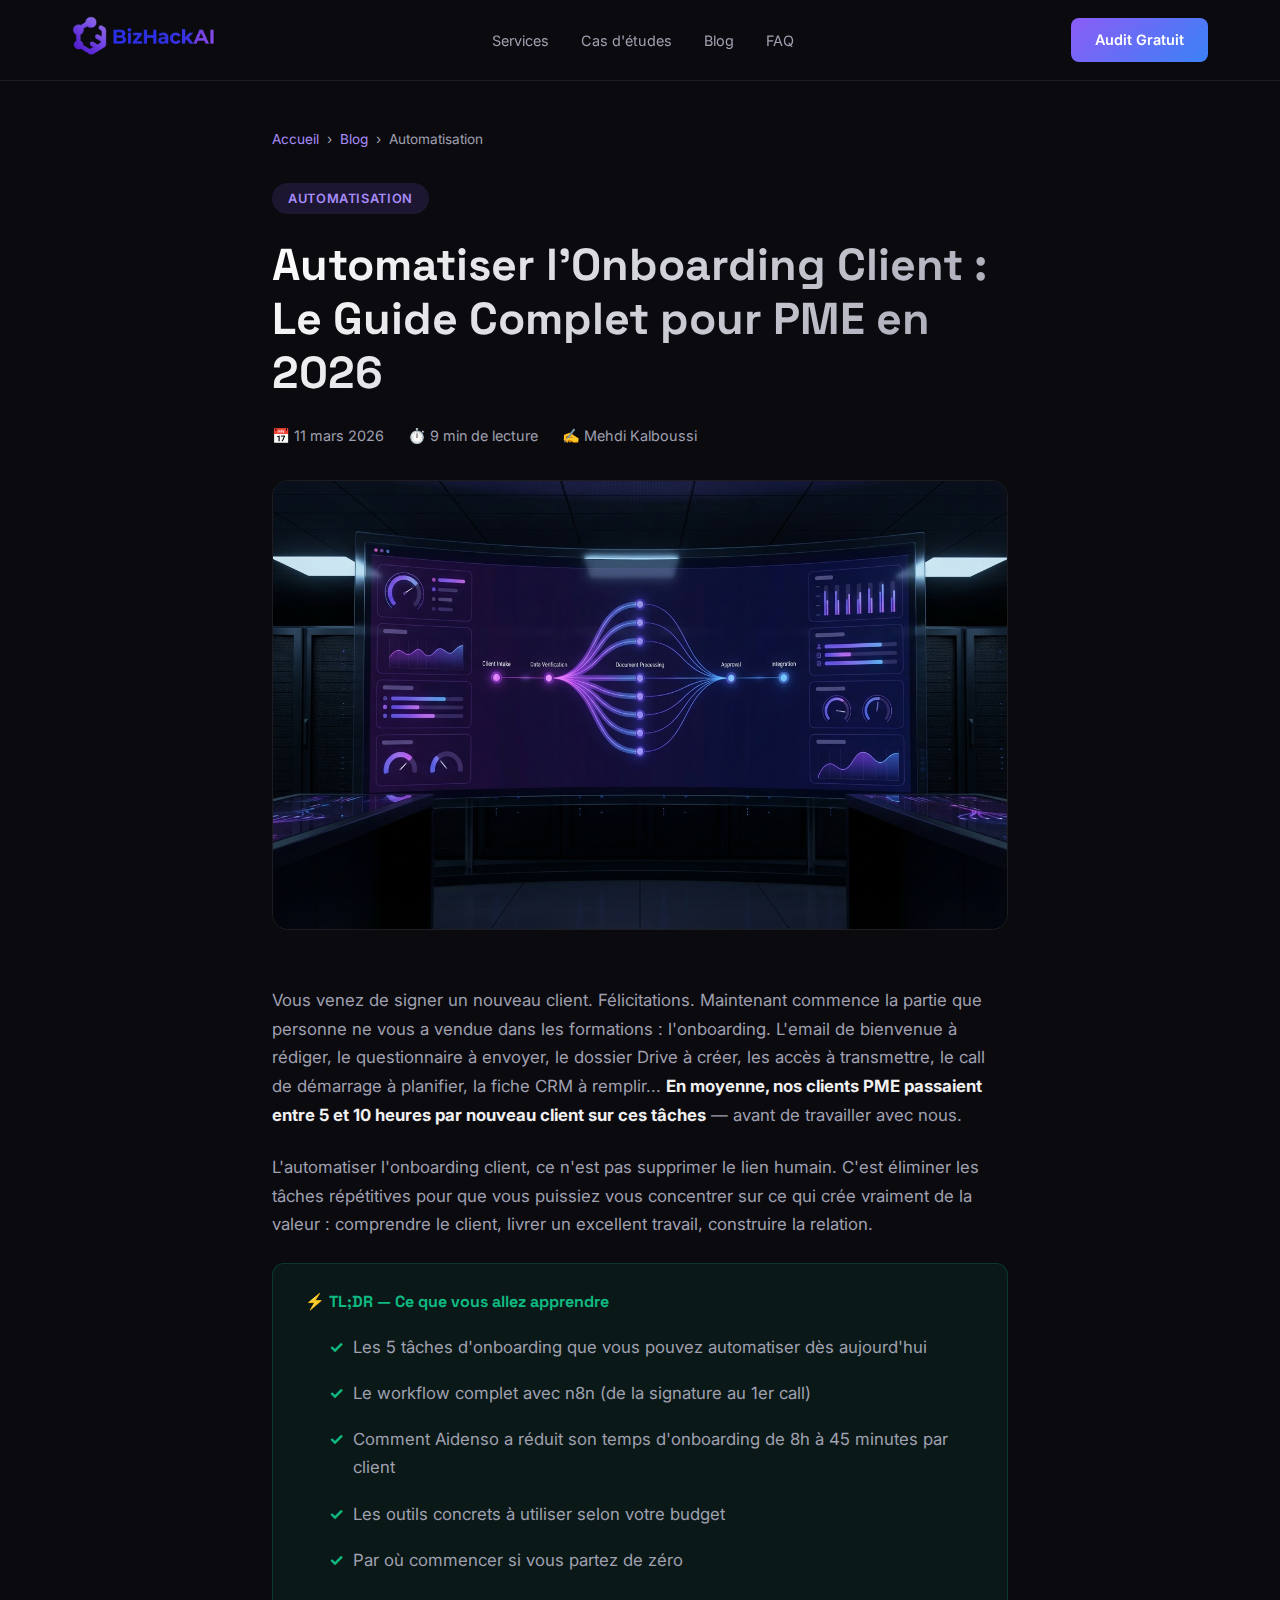
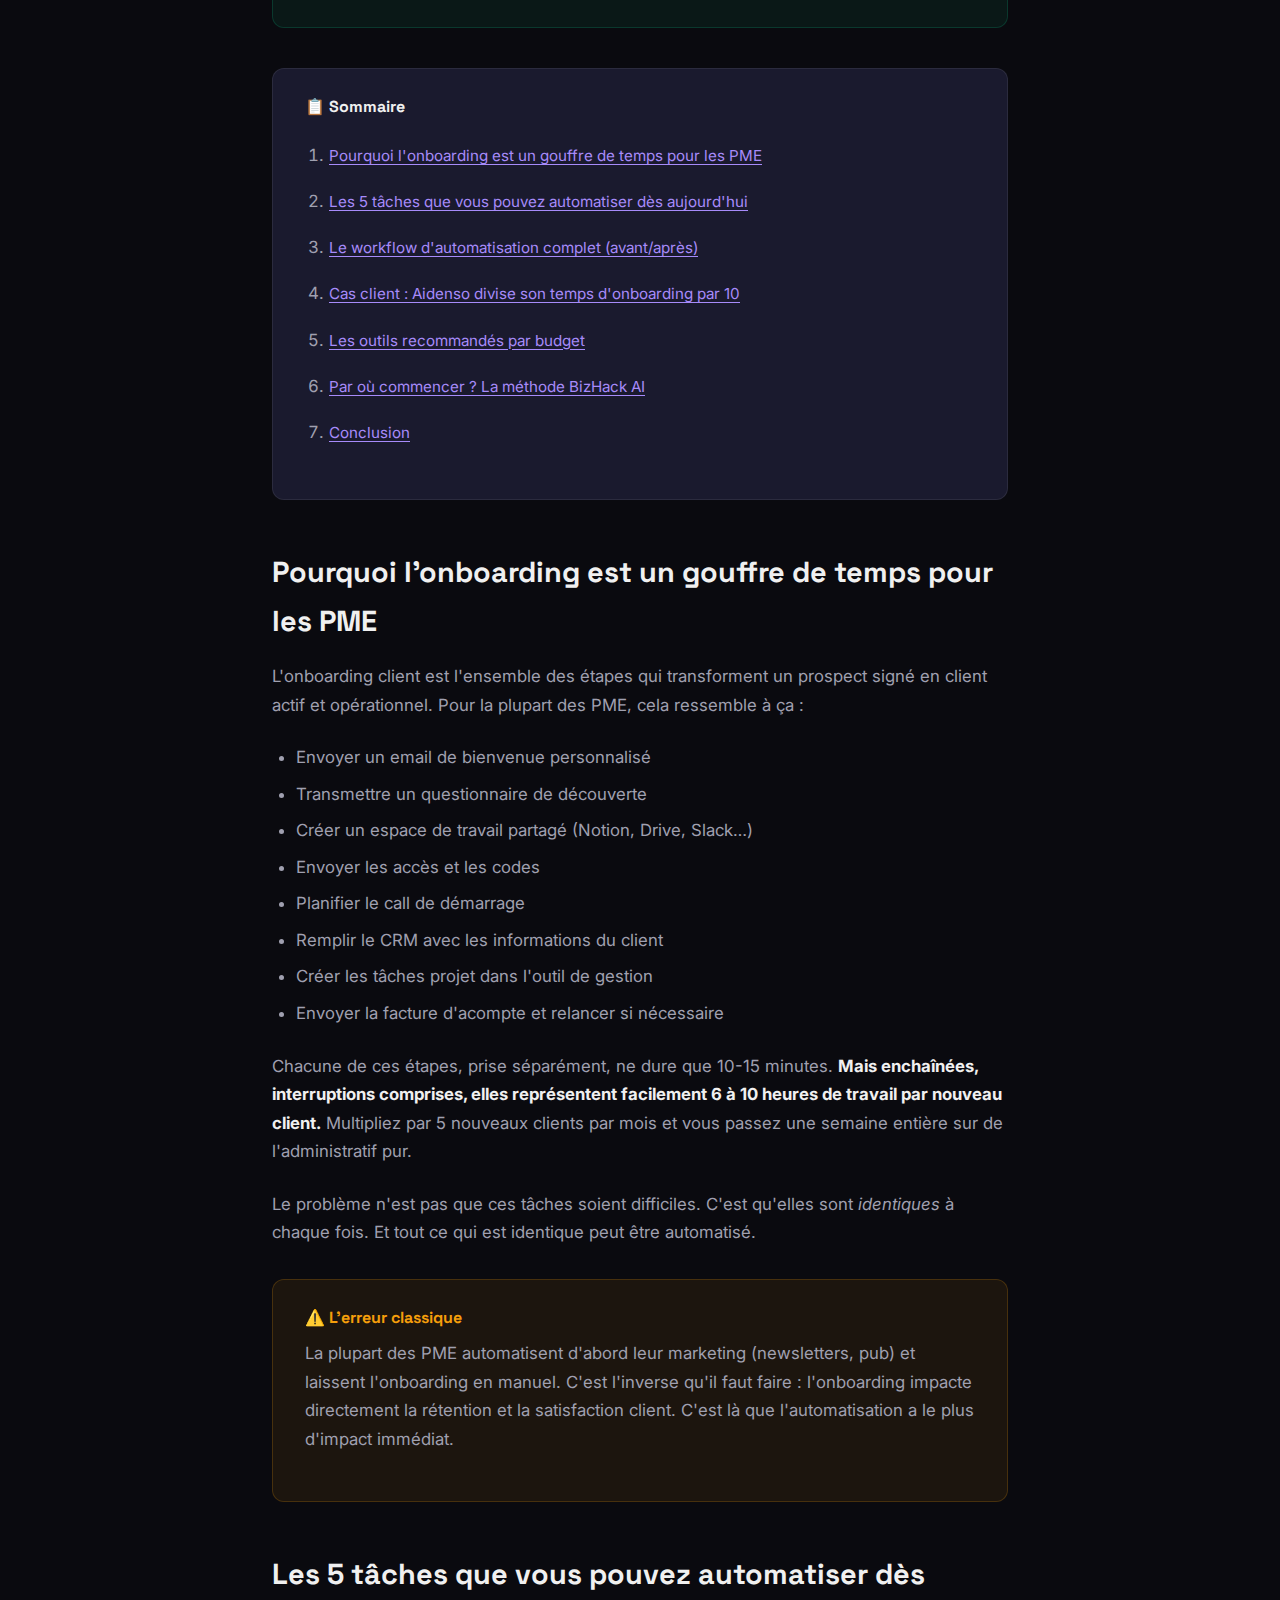
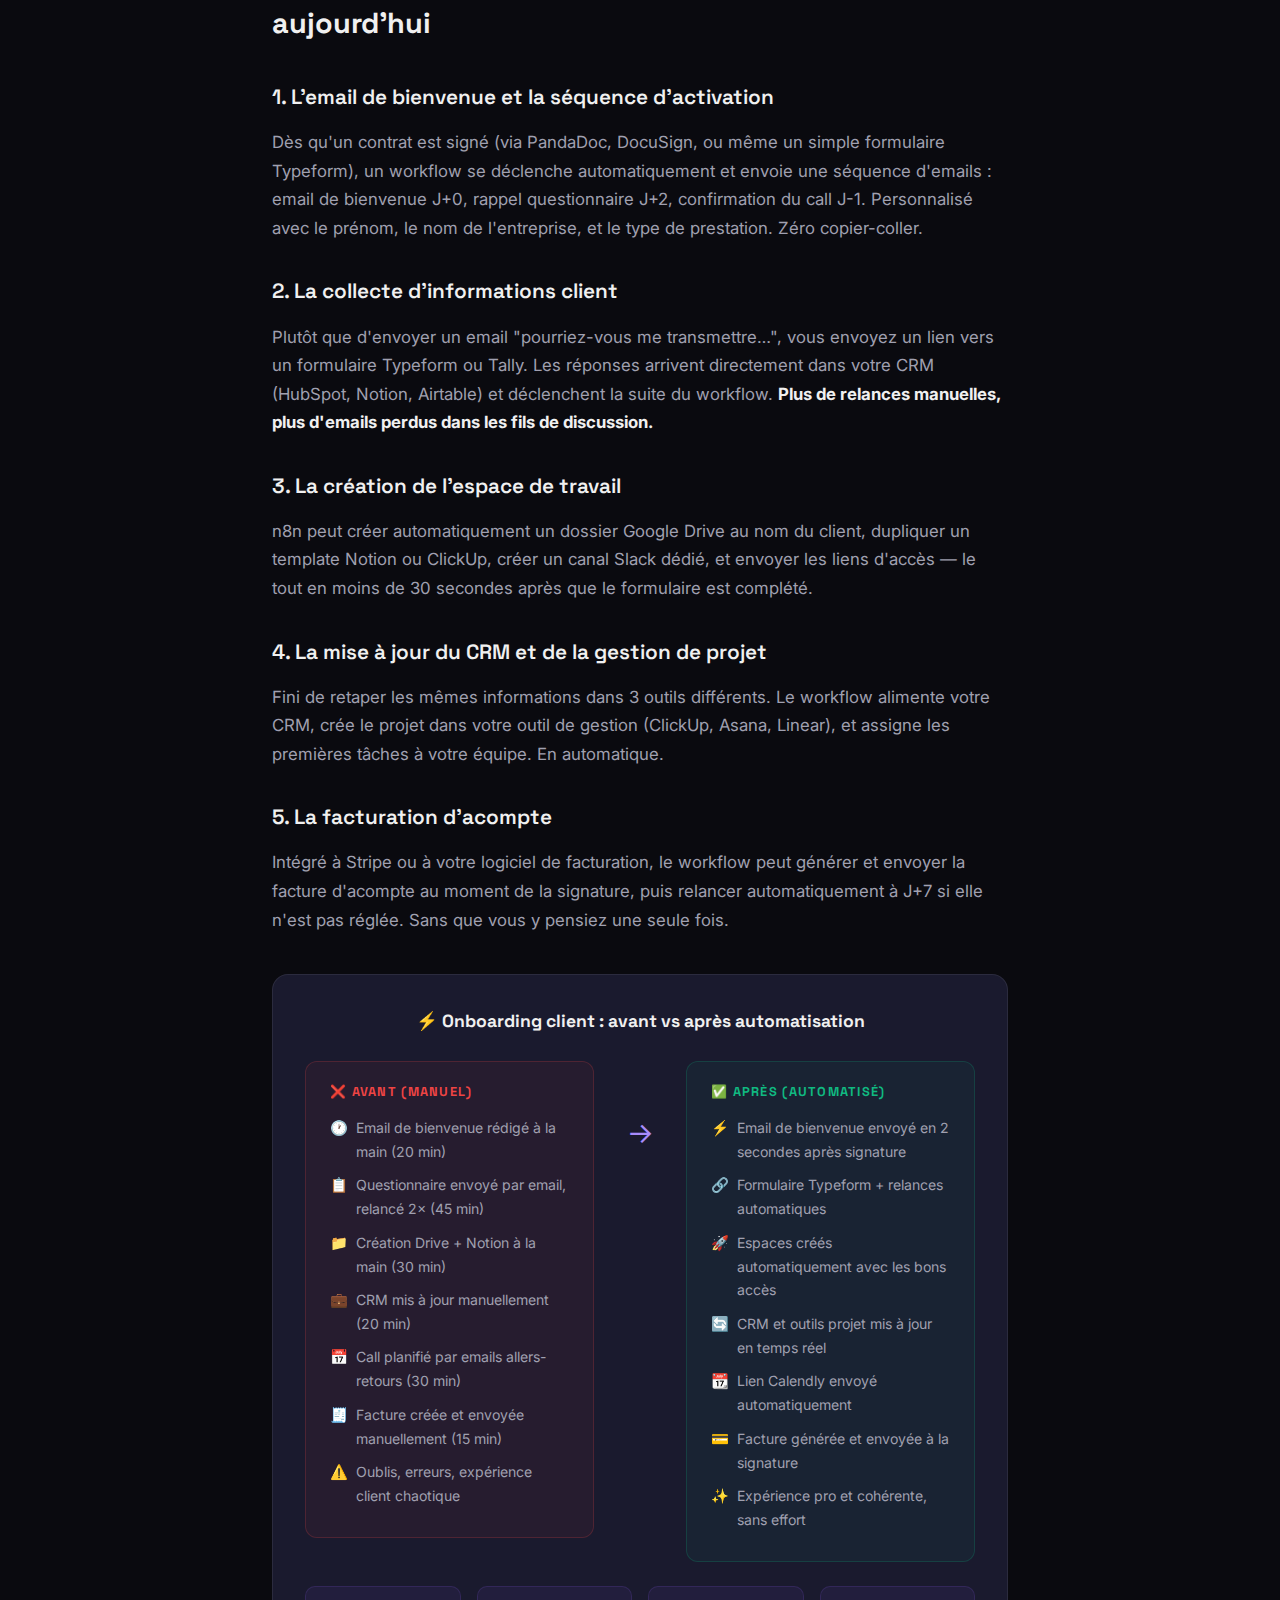
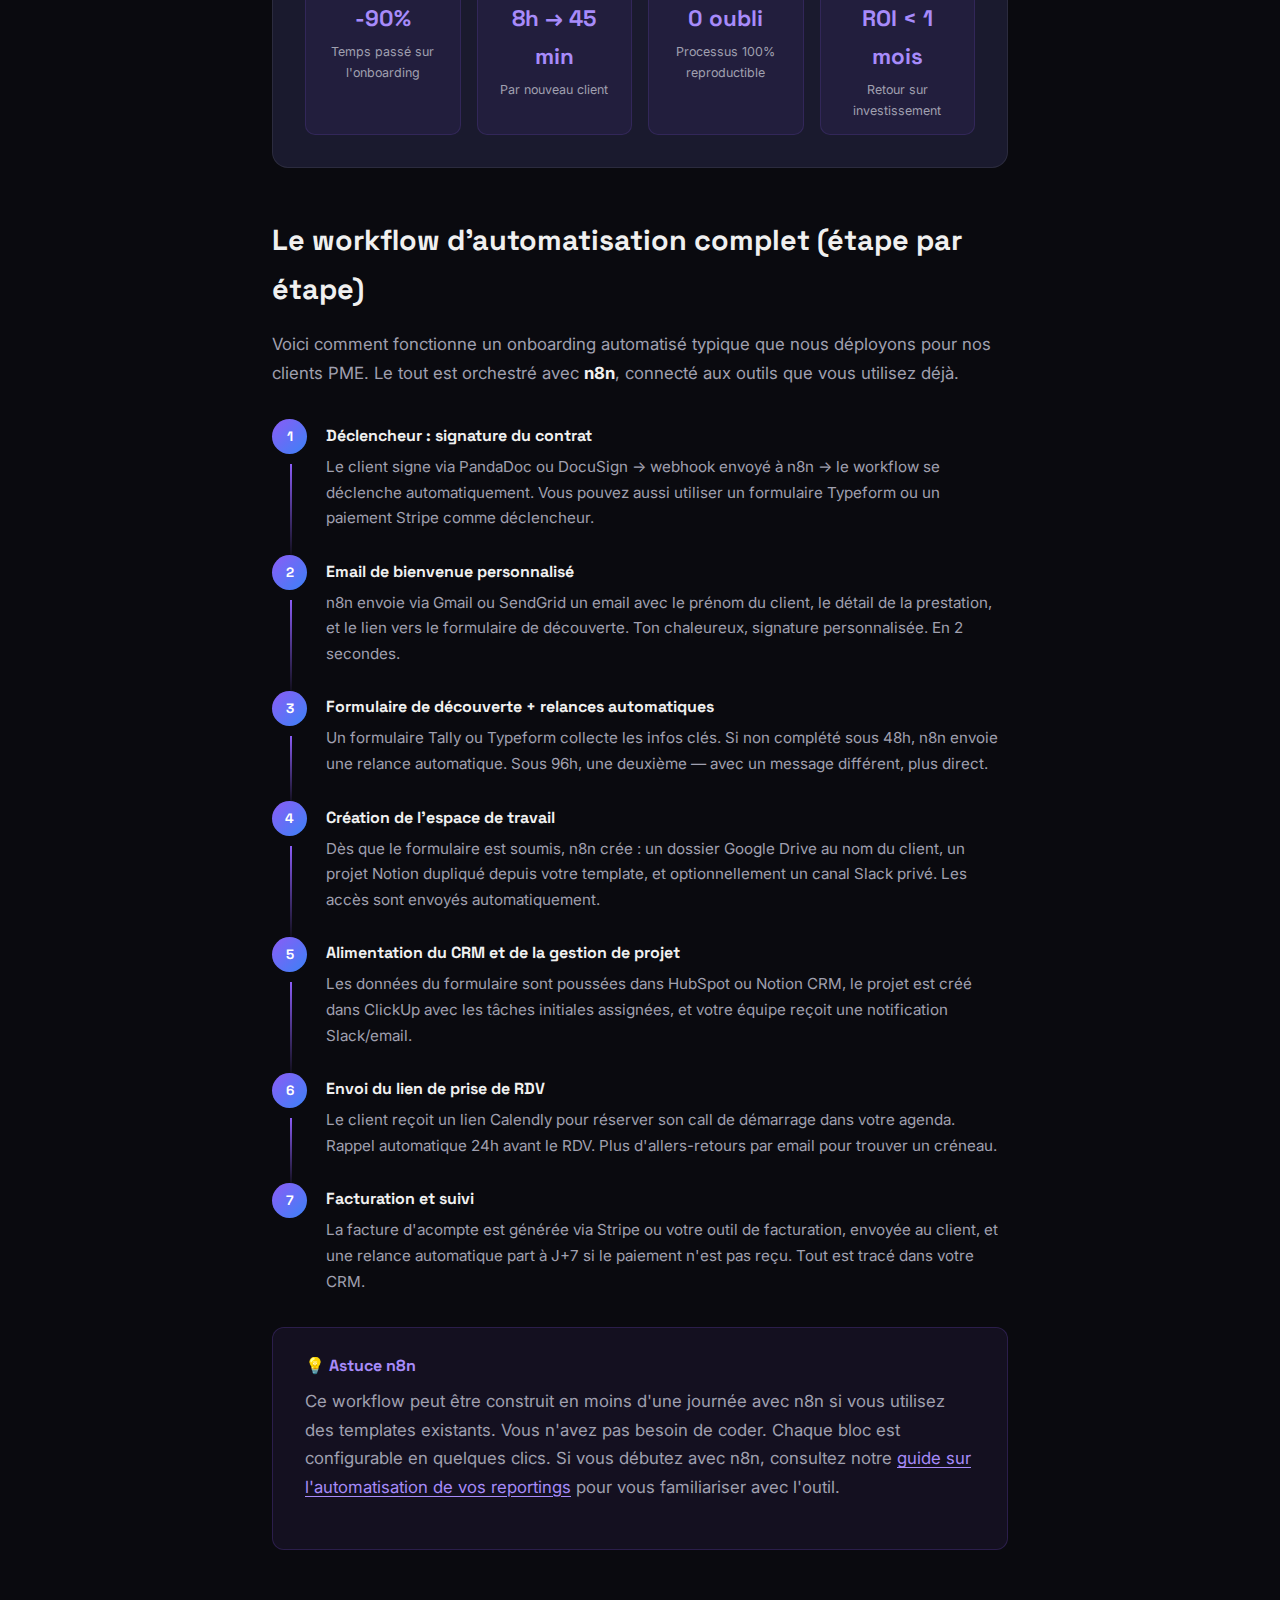
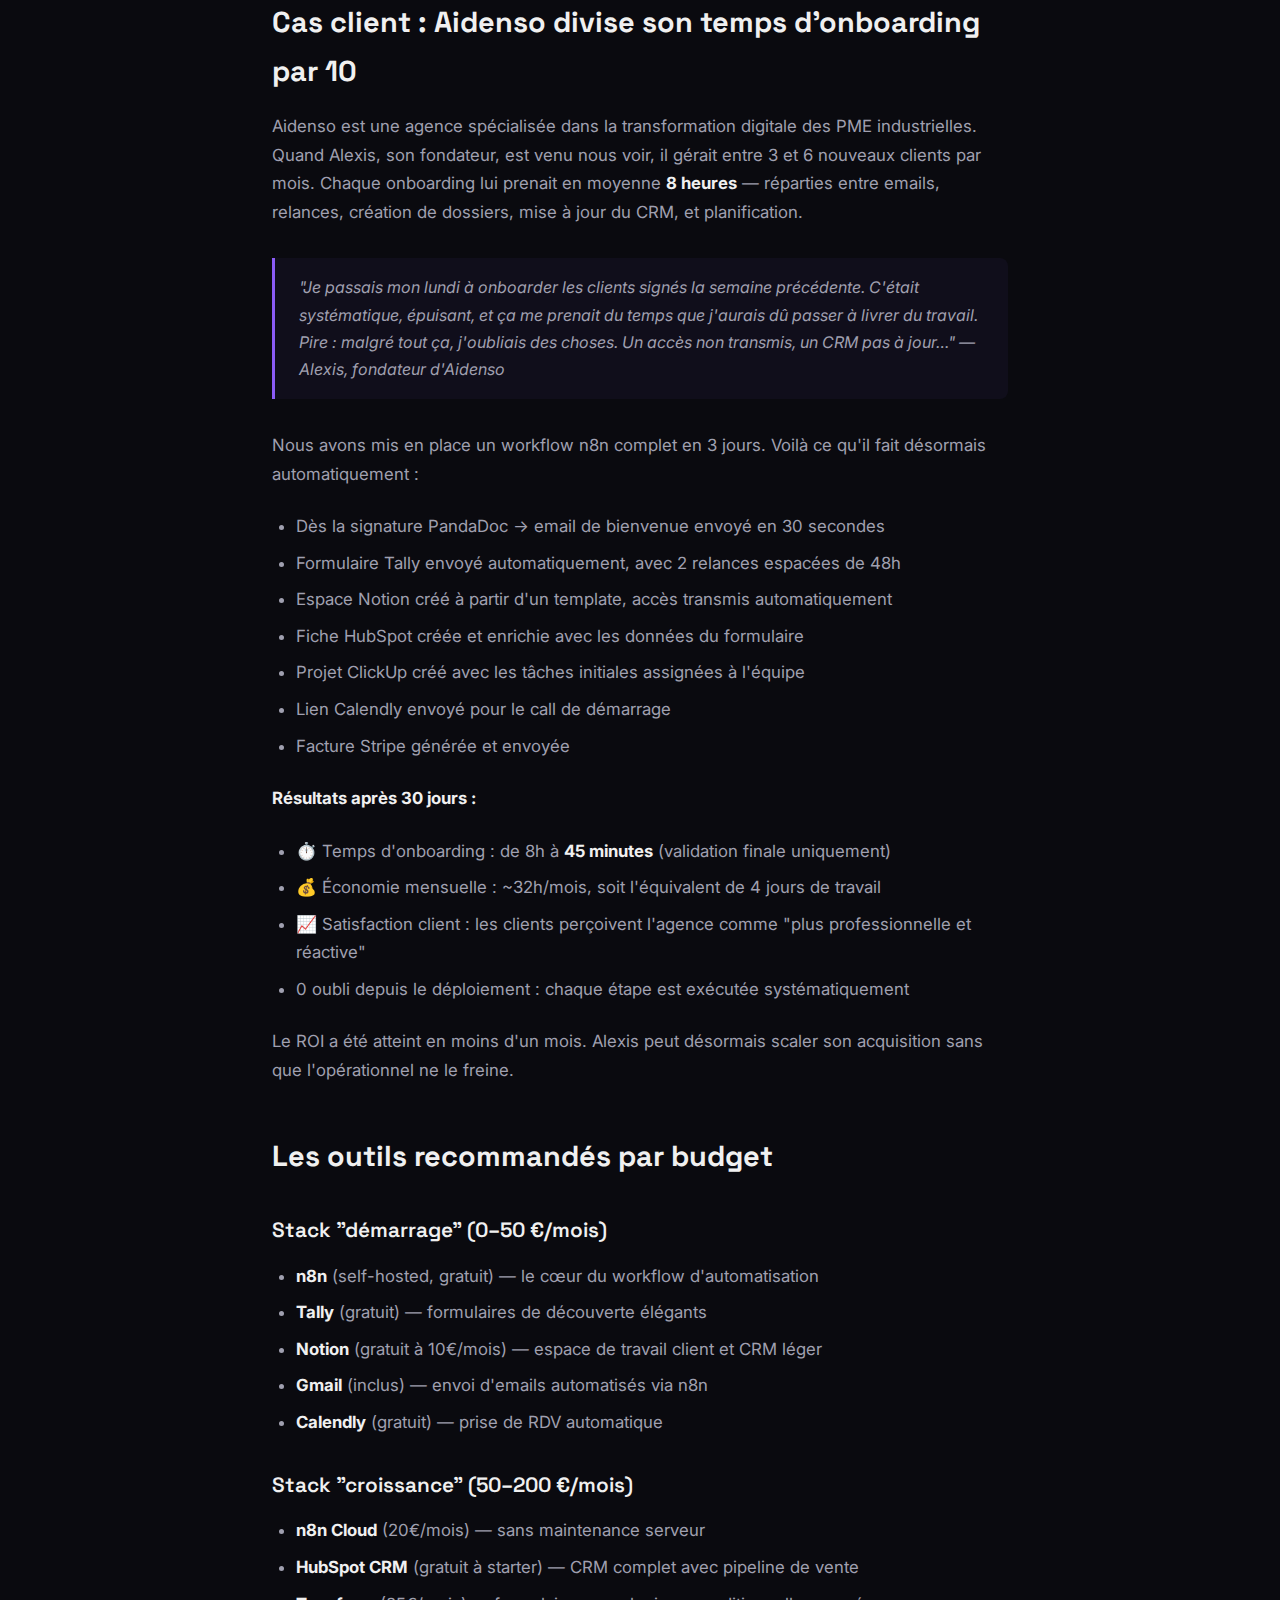
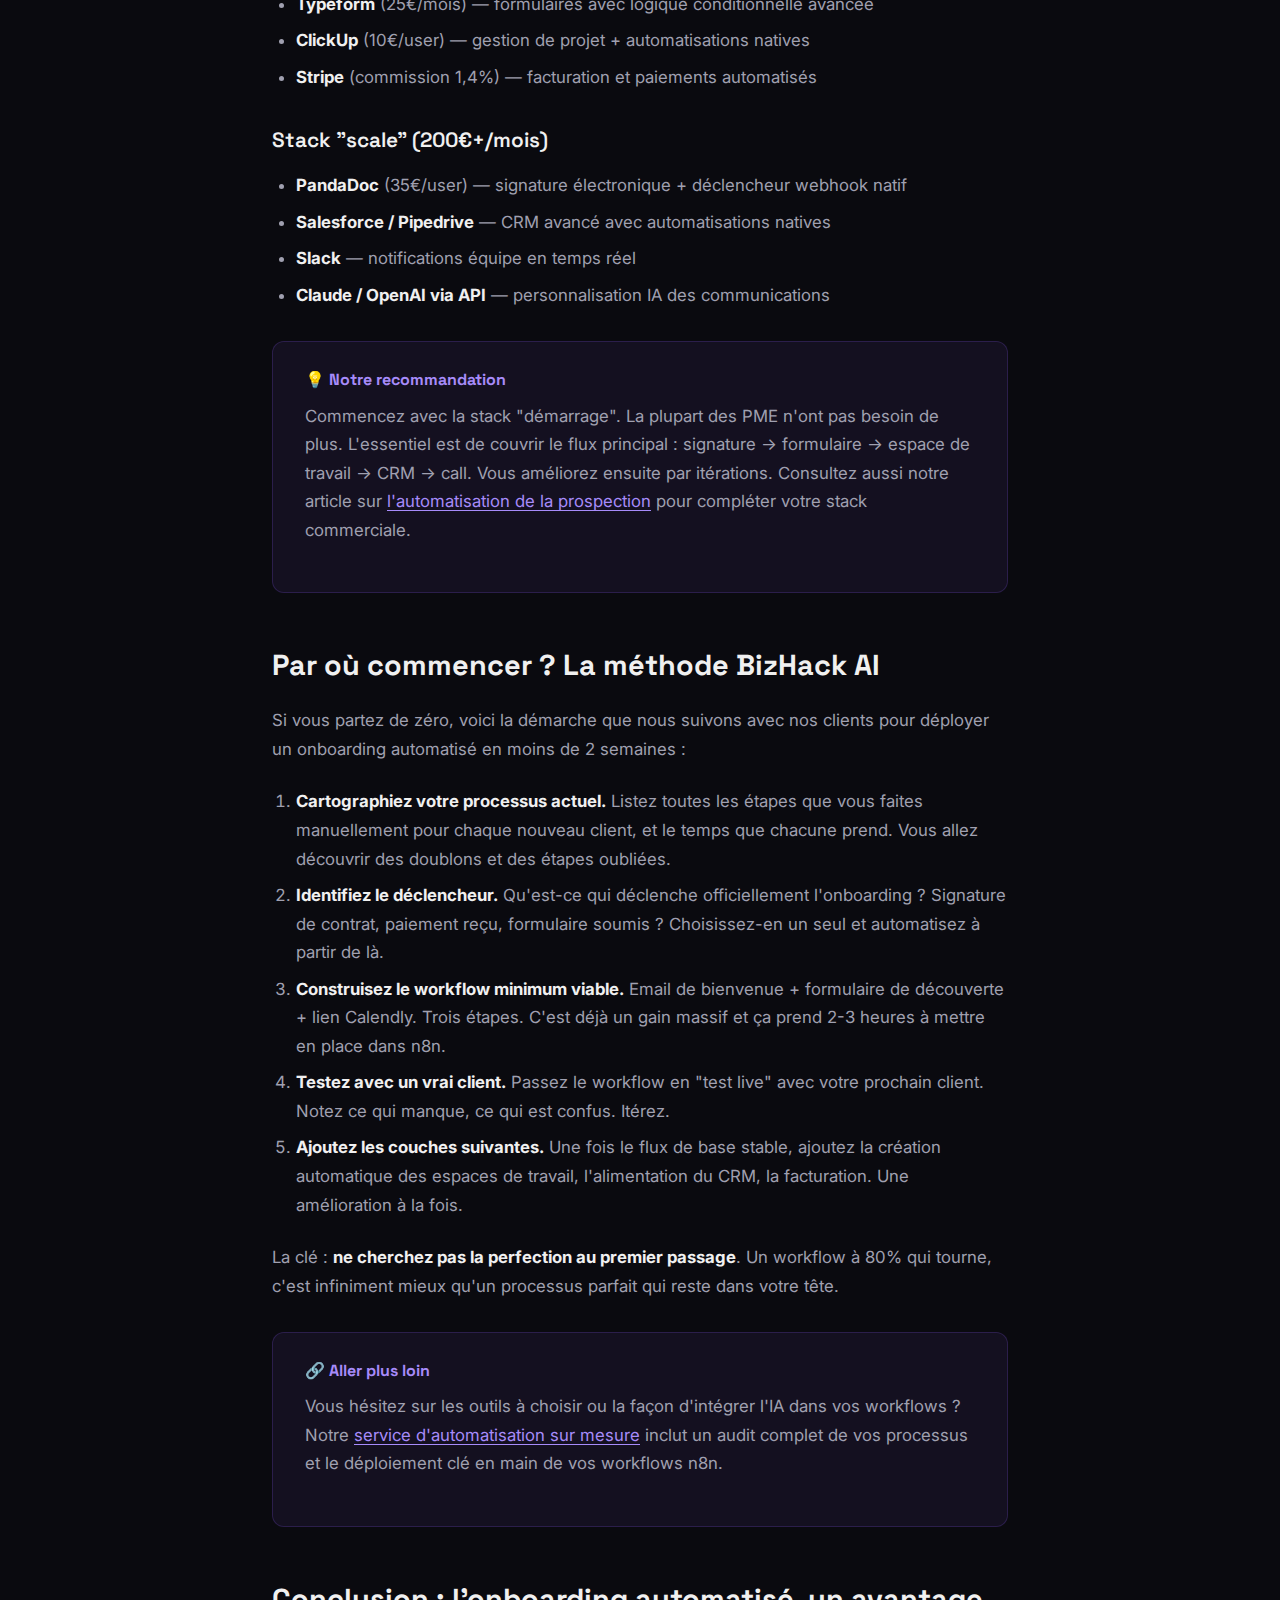
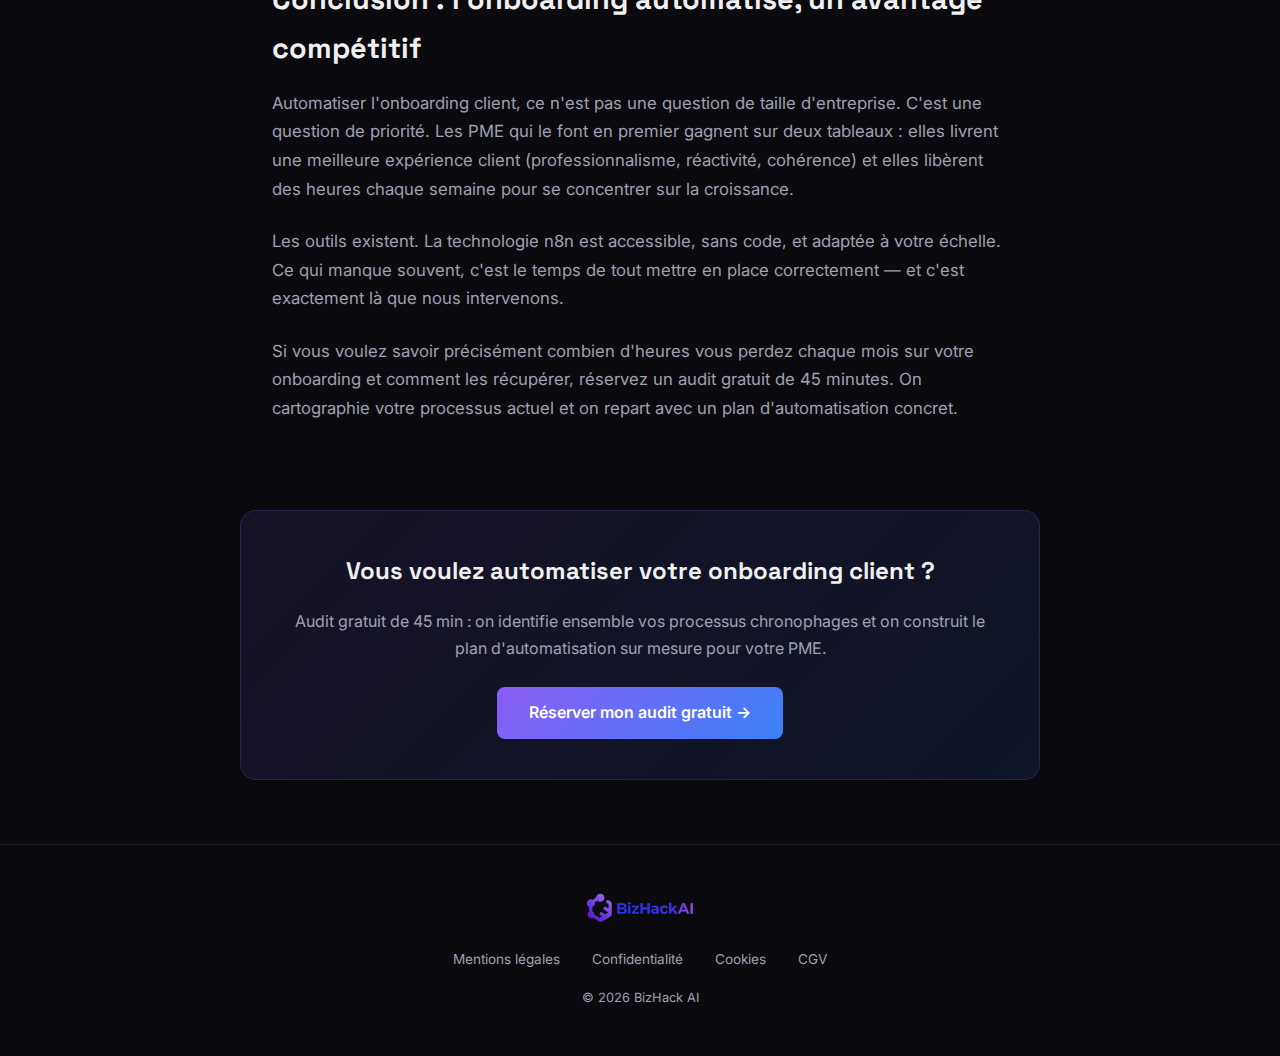
<file: blog/automatiser-onboarding-client.html>
<!DOCTYPE html>
<html lang="fr">
<head>
    <meta charset="UTF-8">
    <meta name="viewport" content="width=device-width, initial-scale=1.0">
    <title>Automatiser l'Onboarding Client : Guide Complet PME 2026 — BizHack AI Blog</title>
    <meta name="description" content="Comment automatiser l'onboarding client de A à Z : workflow, outils et cas concret. Économisez 8h par nouveau client dès le premier mois.">
    <meta name="robots" content="index, follow, max-snippet:-1, max-image-preview:large">
    <link rel="canonical" href="https://bizhackai.com/blog/automatiser-onboarding-client.html">

    <!-- Open Graph -->
    <meta property="og:type" content="article">
    <meta property="og:url" content="https://bizhackai.com/blog/automatiser-onboarding-client.html">
    <meta property="og:title" content="Automatiser l'Onboarding Client : Guide Complet PME 2026 — BizHack AI">
    <meta property="og:description" content="Comment automatiser l'onboarding client de A à Z : workflow, outils et cas concret. Économisez 8h par nouveau client dès le premier mois.">
    <meta property="og:image" content="https://bizhackai.com/blog/images/hero-onboarding-client.png">
    <meta property="og:locale" content="fr_FR">
    <meta property="og:site_name" content="BizHack AI">
    <meta property="article:published_time" content="2026-03-11">
    <meta property="article:author" content="Mehdi Kalboussi">

    <!-- Twitter -->
    <meta property="twitter:card" content="summary_large_image">
    <meta property="twitter:title" content="Automatiser l'Onboarding Client : Guide Complet PME 2026 — BizHack AI">
    <meta property="twitter:description" content="Comment automatiser l'onboarding client de A à Z : workflow, outils et cas concret. Économisez 8h par nouveau client dès le premier mois.">

    <link rel="icon" type="image/png" href="https://res.cloudinary.com/dizaodmpw/image/upload/v1766909205/Logo_3_-_Favicon_qrlqjz.png">
    <link rel="preconnect" href="https://fonts.googleapis.com">
    <link rel="preconnect" href="https://fonts.gstatic.com" crossorigin>
    <link href="https://fonts.googleapis.com/css2?family=Space+Grotesk:wght@400;500;600;700&family=Inter:wght@400;500;600&display=swap" rel="stylesheet">

    <!-- Schema.org Article -->
    <script type="application/ld+json">
    {
        "@context": "https://schema.org",
        "@type": "Article",
        "headline": "Automatiser l'Onboarding Client : Guide Complet PME 2026",
        "description": "Comment automatiser l'onboarding client de A à Z : workflow, outils et cas concret. Économisez 8h par nouveau client dès le premier mois.",
        "datePublished": "2026-03-11",
        "dateModified": "2026-03-11",
        "author": {
            "@type": "Person",
            "name": "Mehdi Kalboussi",
            "url": "https://bizhackai.com/#about"
        },
        "publisher": {
            "@type": "Organization",
            "name": "BizHack AI",
            "logo": {
                "@type": "ImageObject",
                "url": "https://bizhackai.com/assets/logo.webp"
            }
        },
        "mainEntityOfPage": {
            "@type": "WebPage",
            "@id": "https://bizhackai.com/blog/automatiser-onboarding-client.html"
        }
    }
    </script>

    <style>
        :root {
            --violet: #8B5CF6;
            --violet-light: #A78BFA;
            --violet-dark: #6D28D9;
            --blue: #3B82F6;
            --green: #10B981;
            --bg-primary: #0a0a0f;
            --bg-secondary: #12121a;
            --bg-card: #1a1a2e;
            --text-primary: #f0f0f0;
            --text-secondary: #a0a0b0;
            --border-subtle: rgba(255,255,255,0.08);
        }

        * { margin: 0; padding: 0; box-sizing: border-box; }

        body {
            font-family: 'Inter', sans-serif;
            background: var(--bg-primary);
            color: var(--text-primary);
            line-height: 1.7;
            -webkit-font-smoothing: antialiased;
        }

        /* ---- NAV ---- */
        .nav {
            position: fixed;
            top: 0;
            width: 100%;
            z-index: 1000;
            padding: 1rem 0;
            background: rgba(10,10,15,0.9);
            backdrop-filter: blur(20px);
            border-bottom: 1px solid var(--border-subtle);
        }
        .nav-inner {
            max-width: 1200px;
            margin: 0 auto;
            padding: 0 2rem;
            display: flex;
            align-items: center;
            justify-content: space-between;
        }
        .logo-img { height: 40px; }
        .nav-links { display: flex; list-style: none; gap: 2rem; }
        .nav-links a {
            color: var(--text-secondary);
            text-decoration: none;
            font-size: 0.9rem;
            transition: color 0.3s;
        }
        .nav-links a:hover { color: var(--text-primary); }
        .btn-primary {
            background: linear-gradient(135deg, var(--violet), var(--blue));
            color: white;
            padding: 0.6rem 1.5rem;
            border-radius: 8px;
            text-decoration: none;
            font-weight: 600;
            font-size: 0.9rem;
            transition: transform 0.3s, box-shadow 0.3s;
        }
        .btn-primary:hover {
            transform: translateY(-2px);
            box-shadow: 0 8px 30px rgba(139,92,246,0.3);
        }

        /* ---- PROGRESS BAR ---- */
        .reading-progress { position: fixed; top: 0; left: 0; height: 3px; background: linear-gradient(90deg, var(--violet), var(--blue)); z-index: 1001; width: 0%; transition: width 0.1s; }

        /* ---- TL;DR ---- */
        .tldr { background: rgba(16,185,129,0.08); border: 1px solid rgba(16,185,129,0.2); border-radius: 12px; padding: 1.5rem 2rem; margin-bottom: 2.5rem; }
        .tldr-title { font-family: 'Space Grotesk', sans-serif; font-weight: 700; font-size: 1rem; color: var(--green); margin-bottom: 0.8rem; display: flex; align-items: center; gap: 0.5rem; }
        .tldr ul { list-style: none; padding: 0; margin: 0; }
        .tldr li { color: var(--text-secondary); font-size: 0.95rem; padding: 0.3rem 0; padding-left: 1.5rem; position: relative; }
        .tldr li::before { content: "✓"; position: absolute; left: 0; color: var(--green); font-weight: 700; }

        /* ---- TABLE OF CONTENTS ---- */
        .toc { background: var(--bg-card); border: 1px solid var(--border-subtle); border-radius: 12px; padding: 1.5rem 2rem; margin-bottom: 2.5rem; }
        .toc-title { font-family: 'Space Grotesk', sans-serif; font-weight: 700; font-size: 1rem; color: var(--text-primary); margin-bottom: 1rem; display: flex; align-items: center; gap: 0.5rem; }
        .toc ol { padding-left: 1.2rem; margin: 0; }
        .toc li { padding: 0.3rem 0; }
        .toc a { color: var(--violet-light); text-decoration: none; font-size: 0.95rem; }
        .toc a:hover { text-decoration: underline; }

        /* ---- CALLOUT BOXES ---- */
        .callout { border-radius: 12px; padding: 1.5rem 2rem; margin: 2rem 0; }
        .callout-tip { background: rgba(139,92,246,0.08); border: 1px solid rgba(139,92,246,0.2); }
        .callout-warning { background: rgba(245,158,11,0.08); border: 1px solid rgba(245,158,11,0.2); }
        .callout-title { font-family: 'Space Grotesk', sans-serif; font-weight: 700; font-size: 1rem; margin-bottom: 0.5rem; }
        .callout-tip .callout-title { color: var(--violet-light); }
        .callout-warning .callout-title { color: #F59E0B; }
        .callout p { margin: 0; color: var(--text-secondary); font-size: 0.95rem; }

        /* ---- IMAGES ---- */
        .article-hero-img { width: 100%; border-radius: 16px; margin-top: 2rem; border: 1px solid var(--border-subtle); }
        .article-infographic { margin: 2.5rem 0; text-align: center; }
        .article-infographic img { max-width: 100%; border-radius: 12px; border: 1px solid var(--border-subtle); }
        .article-infographic figcaption { color: var(--text-secondary); font-size: 0.85rem; margin-top: 0.8rem; font-style: italic; }

        /* ---- ARTICLE ---- */
        .article-header {
            padding: 8rem 2rem 3rem;
            max-width: 800px;
            margin: 0 auto;
        }
        .article-breadcrumb {
            display: flex;
            align-items: center;
            gap: 0.5rem;
            font-size: 0.85rem;
            color: var(--text-secondary);
            margin-bottom: 2rem;
        }
        .article-breadcrumb a {
            color: var(--violet-light);
            text-decoration: none;
        }
        .article-breadcrumb a:hover { text-decoration: underline; }
        .article-category {
            display: inline-block;
            background: rgba(139,92,246,0.15);
            color: var(--violet-light);
            padding: 0.3rem 1rem;
            border-radius: 100px;
            font-size: 0.8rem;
            font-weight: 600;
            text-transform: uppercase;
            letter-spacing: 0.05em;
            margin-bottom: 1.5rem;
        }
        .article-header h1 {
            font-family: 'Space Grotesk', sans-serif;
            font-size: 2.8rem;
            font-weight: 700;
            line-height: 1.2;
            margin-bottom: 1.5rem;
            background: linear-gradient(135deg, #fff 0%, #a0a0b0 100%);
            -webkit-background-clip: text;
            -webkit-text-fill-color: transparent;
        }
        .article-meta {
            display: flex;
            align-items: center;
            gap: 1.5rem;
            color: var(--text-secondary);
            font-size: 0.9rem;
        }
        .article-meta span { display: flex; align-items: center; gap: 0.4rem; }

        /* ---- CONTENT ---- */
        .article-content {
            max-width: 800px;
            margin: 0 auto;
            padding: 0 2rem 4rem;
        }
        .article-content h2 {
            font-family: 'Space Grotesk', sans-serif;
            font-size: 1.8rem;
            font-weight: 700;
            margin: 3rem 0 1rem;
            color: var(--text-primary);
        }
        .article-content h3 {
            font-family: 'Space Grotesk', sans-serif;
            font-size: 1.3rem;
            font-weight: 600;
            margin: 2rem 0 0.8rem;
            color: var(--text-primary);
        }
        .article-content p {
            margin-bottom: 1.5rem;
            color: var(--text-secondary);
            font-size: 1.05rem;
        }
        .article-content ul, .article-content ol {
            margin-bottom: 1.5rem;
            padding-left: 1.5rem;
            color: var(--text-secondary);
        }
        .article-content li { margin-bottom: 0.5rem; font-size: 1.05rem; }
        .article-content strong { color: var(--text-primary); }
        .article-content a {
            color: var(--violet-light);
            text-decoration: underline;
            text-underline-offset: 3px;
        }
        .article-content blockquote {
            border-left: 3px solid var(--violet);
            padding: 1rem 1.5rem;
            margin: 2rem 0;
            background: rgba(139,92,246,0.05);
            border-radius: 0 8px 8px 0;
            color: var(--text-secondary);
            font-style: italic;
        }
        .article-content code {
            background: rgba(139,92,246,0.1);
            padding: 0.2rem 0.5rem;
            border-radius: 4px;
            font-size: 0.9rem;
        }

        /* ---- CTA BOX ---- */
        .article-cta {
            max-width: 800px;
            margin: 0 auto 4rem;
            padding: 2.5rem;
            background: linear-gradient(135deg, rgba(139,92,246,0.1), rgba(59,130,246,0.1));
            border: 1px solid rgba(139,92,246,0.2);
            border-radius: 16px;
            text-align: center;
        }
        .article-cta h3 {
            font-family: 'Space Grotesk', sans-serif;
            font-size: 1.5rem;
            margin-bottom: 1rem;
        }
        .article-cta p {
            color: var(--text-secondary);
            margin-bottom: 1.5rem;
        }
        .article-cta .btn-primary {
            display: inline-block;
            padding: 0.8rem 2rem;
            font-size: 1rem;
        }

        /* ---- FOOTER ---- */
        .footer {
            border-top: 1px solid var(--border-subtle);
            padding: 3rem 2rem;
            text-align: center;
        }
        .footer-logo { height: 30px; margin-bottom: 1rem; }
        .footer-links { display: flex; justify-content: center; gap: 2rem; margin-bottom: 1rem; }
        .footer-links a { color: var(--text-secondary); text-decoration: none; font-size: 0.85rem; }
        .footer-links a:hover { color: var(--text-primary); }
        .footer-copy { color: var(--text-secondary); font-size: 0.8rem; }

        /* ---- INFOGRAPHIC STYLES ---- */
        .infographic-container {
            background: var(--bg-card);
            border: 1px solid var(--border-subtle);
            border-radius: 16px;
            padding: 2rem;
            margin: 2.5rem 0;
            font-family: 'Inter', sans-serif;
        }
        .infographic-title {
            font-family: 'Space Grotesk', sans-serif;
            font-size: 1.1rem;
            font-weight: 700;
            text-align: center;
            color: var(--text-primary);
            margin-bottom: 1.5rem;
        }
        .comparison-grid {
            display: grid;
            grid-template-columns: 1fr 60px 1fr;
            gap: 1rem;
            align-items: start;
        }
        .side {
            border-radius: 12px;
            padding: 1.2rem 1.5rem;
        }
        .side-before {
            background: rgba(239,68,68,0.06);
            border: 1px solid rgba(239,68,68,0.2);
        }
        .side-after {
            background: rgba(16,185,129,0.06);
            border: 1px solid rgba(16,185,129,0.2);
        }
        .side-label {
            font-family: 'Space Grotesk', sans-serif;
            font-size: 0.8rem;
            font-weight: 700;
            letter-spacing: 0.1em;
            text-transform: uppercase;
            margin-bottom: 0.8rem;
        }
        .side-before .side-label { color: #EF4444; }
        .side-after .side-label { color: var(--green); }
        .side-item {
            display: flex;
            align-items: flex-start;
            gap: 0.5rem;
            margin-bottom: 0.6rem;
            font-size: 0.88rem;
            color: var(--text-secondary);
        }
        .side-item .icon { flex-shrink: 0; font-size: 0.9rem; }
        .arrow-col {
            display: flex;
            align-items: center;
            justify-content: center;
            padding-top: 3rem;
            font-size: 1.8rem;
            color: var(--violet-light);
        }
        .metric-row {
            display: flex;
            gap: 1rem;
            margin-top: 1.5rem;
        }
        .metric-box {
            flex: 1;
            background: rgba(139,92,246,0.08);
            border: 1px solid rgba(139,92,246,0.15);
            border-radius: 10px;
            padding: 0.8rem 1rem;
            text-align: center;
        }
        .metric-value {
            font-family: 'Space Grotesk', sans-serif;
            font-size: 1.4rem;
            font-weight: 700;
            color: var(--violet-light);
            display: block;
        }
        .metric-label {
            font-size: 0.78rem;
            color: var(--text-secondary);
            display: block;
            margin-top: 0.2rem;
        }

        /* ---- WORKFLOW STEPS ---- */
        .workflow-steps {
            margin: 2rem 0;
        }
        .workflow-step {
            display: flex;
            gap: 1.2rem;
            align-items: flex-start;
            margin-bottom: 1.5rem;
            position: relative;
        }
        .workflow-step:not(:last-child)::after {
            content: '';
            position: absolute;
            left: 1.1rem;
            top: 2.8rem;
            width: 2px;
            height: calc(100% - 1rem);
            background: linear-gradient(180deg, var(--violet), transparent);
        }
        .step-number {
            width: 2.2rem;
            height: 2.2rem;
            background: linear-gradient(135deg, var(--violet), var(--blue));
            border-radius: 50%;
            display: flex;
            align-items: center;
            justify-content: center;
            font-family: 'Space Grotesk', sans-serif;
            font-weight: 700;
            font-size: 0.85rem;
            flex-shrink: 0;
            color: white;
        }
        .step-content {
            flex: 1;
            padding-top: 0.15rem;
        }
        .step-content strong {
            font-family: 'Space Grotesk', sans-serif;
            font-size: 1rem;
            color: var(--text-primary);
            display: block;
            margin-bottom: 0.3rem;
        }
        .step-content p {
            margin: 0;
            font-size: 0.95rem;
            color: var(--text-secondary);
        }

        /* ---- RESPONSIVE ---- */
        @media (max-width: 768px) {
            .article-header h1 { font-size: 1.8rem; }
            .article-header { padding: 6rem 1.5rem 2rem; }
            .article-content { padding: 0 1.5rem 3rem; }
            .nav-links { display: none; }
            .article-meta { flex-wrap: wrap; gap: 0.8rem; }
            .comparison-grid { grid-template-columns: 1fr; }
            .arrow-col { padding-top: 0; transform: rotate(90deg); }
            .metric-row { flex-wrap: wrap; }
        }
    </style>
</head>
<body>

    <div class="reading-progress" id="readingProgress"></div>

    <nav class="nav">
        <div class="nav-inner">
            <a href="/">
                <picture>
                    <source srcset="../assets/logo.webp" type="image/webp">
                    <img src="../assets/logo-optimized.png" alt="BizHack AI" class="logo-img">
                </picture>
            </a>
            <ul class="nav-links">
                <li><a href="/#solution">Services</a></li>
                <li><a href="/#case-studies">Cas d'études</a></li>
                <li><a href="/blog/">Blog</a></li>
                <li><a href="/#faq">FAQ</a></li>
            </ul>
            <a href="/#booking" class="btn-primary">Audit Gratuit</a>
        </div>
    </nav>

    <article>
        <header class="article-header">
            <div class="article-breadcrumb">
                <a href="/">Accueil</a> › <a href="/blog/">Blog</a> › <span>Automatisation</span>
            </div>
            <span class="article-category">Automatisation</span>
            <h1>Automatiser l'Onboarding Client : Le Guide Complet pour PME en 2026</h1>
            <div class="article-meta">
                <span>📅 11 mars 2026</span>
                <span>⏱️ 9 min de lecture</span>
                <span>✍️ Mehdi Kalboussi</span>
            </div>
            <img
                src="/blog/images/hero-onboarding-client.png"
                alt="Automatiser l'onboarding client PME avec l'IA et n8n"
                class="article-hero-img"
                width="800"
                height="450"
                loading="eager"
            >
        </header>

        <div class="article-content">

            <p>Vous venez de signer un nouveau client. Félicitations. Maintenant commence la partie que personne ne vous a vendue dans les formations : l'onboarding. L'email de bienvenue à rédiger, le questionnaire à envoyer, le dossier Drive à créer, les accès à transmettre, le call de démarrage à planifier, la fiche CRM à remplir... <strong>En moyenne, nos clients PME passaient entre 5 et 10 heures par nouveau client sur ces tâches</strong> — avant de travailler avec nous.</p>

            <p>L'automatiser l'onboarding client, ce n'est pas supprimer le lien humain. C'est éliminer les tâches répétitives pour que vous puissiez vous concentrer sur ce qui crée vraiment de la valeur : comprendre le client, livrer un excellent travail, construire la relation.</p>

            <div class="tldr">
                <div class="tldr-title">⚡ TL;DR — Ce que vous allez apprendre</div>
                <ul>
                    <li>Les 5 tâches d'onboarding que vous pouvez automatiser dès aujourd'hui</li>
                    <li>Le workflow complet avec n8n (de la signature au 1er call)</li>
                    <li>Comment Aidenso a réduit son temps d'onboarding de 8h à 45 minutes par client</li>
                    <li>Les outils concrets à utiliser selon votre budget</li>
                    <li>Par où commencer si vous partez de zéro</li>
                </ul>
            </div>

            <div class="toc">
                <div class="toc-title">📋 Sommaire</div>
                <ol>
                    <li><a href="#probleme">Pourquoi l'onboarding est un gouffre de temps pour les PME</a></li>
                    <li><a href="#5-taches">Les 5 tâches que vous pouvez automatiser dès aujourd'hui</a></li>
                    <li><a href="#workflow">Le workflow d'automatisation complet (avant/après)</a></li>
                    <li><a href="#cas-client">Cas client : Aidenso divise son temps d'onboarding par 10</a></li>
                    <li><a href="#outils">Les outils recommandés par budget</a></li>
                    <li><a href="#demarrer">Par où commencer ? La méthode BizHack AI</a></li>
                    <li><a href="#conclusion">Conclusion</a></li>
                </ol>
            </div>

            <!-- ===== SECTION 1 ===== -->
            <h2 id="probleme">Pourquoi l'onboarding est un gouffre de temps pour les PME</h2>

            <p>L'onboarding client est l'ensemble des étapes qui transforment un prospect signé en client actif et opérationnel. Pour la plupart des PME, cela ressemble à ça :</p>

            <ul>
                <li>Envoyer un email de bienvenue personnalisé</li>
                <li>Transmettre un questionnaire de découverte</li>
                <li>Créer un espace de travail partagé (Notion, Drive, Slack…)</li>
                <li>Envoyer les accès et les codes</li>
                <li>Planifier le call de démarrage</li>
                <li>Remplir le CRM avec les informations du client</li>
                <li>Créer les tâches projet dans l'outil de gestion</li>
                <li>Envoyer la facture d'acompte et relancer si nécessaire</li>
            </ul>

            <p>Chacune de ces étapes, prise séparément, ne dure que 10-15 minutes. <strong>Mais enchaînées, interruptions comprises, elles représentent facilement 6 à 10 heures de travail par nouveau client.</strong> Multipliez par 5 nouveaux clients par mois et vous passez une semaine entière sur de l'administratif pur.</p>

            <p>Le problème n'est pas que ces tâches soient difficiles. C'est qu'elles sont <em>identiques</em> à chaque fois. Et tout ce qui est identique peut être automatisé.</p>

            <div class="callout callout-warning">
                <div class="callout-title">⚠️ L'erreur classique</div>
                <p>La plupart des PME automatisent d'abord leur marketing (newsletters, pub) et laissent l'onboarding en manuel. C'est l'inverse qu'il faut faire : l'onboarding impacte directement la rétention et la satisfaction client. C'est là que l'automatisation a le plus d'impact immédiat.</p>
            </div>

            <!-- ===== SECTION 2 ===== -->
            <h2 id="5-taches">Les 5 tâches que vous pouvez automatiser dès aujourd'hui</h2>

            <h3>1. L'email de bienvenue et la séquence d'activation</h3>
            <p>Dès qu'un contrat est signé (via PandaDoc, DocuSign, ou même un simple formulaire Typeform), un workflow se déclenche automatiquement et envoie une séquence d'emails : email de bienvenue J+0, rappel questionnaire J+2, confirmation du call J-1. Personnalisé avec le prénom, le nom de l'entreprise, et le type de prestation. Zéro copier-coller.</p>

            <h3>2. La collecte d'informations client</h3>
            <p>Plutôt que d'envoyer un email "pourriez-vous me transmettre…", vous envoyez un lien vers un formulaire Typeform ou Tally. Les réponses arrivent directement dans votre CRM (HubSpot, Notion, Airtable) et déclenchent la suite du workflow. <strong>Plus de relances manuelles, plus d'emails perdus dans les fils de discussion.</strong></p>

            <h3>3. La création de l'espace de travail</h3>
            <p>n8n peut créer automatiquement un dossier Google Drive au nom du client, dupliquer un template Notion ou ClickUp, créer un canal Slack dédié, et envoyer les liens d'accès — le tout en moins de 30 secondes après que le formulaire est complété.</p>

            <h3>4. La mise à jour du CRM et de la gestion de projet</h3>
            <p>Fini de retaper les mêmes informations dans 3 outils différents. Le workflow alimente votre CRM, crée le projet dans votre outil de gestion (ClickUp, Asana, Linear), et assigne les premières tâches à votre équipe. En automatique.</p>

            <h3>5. La facturation d'acompte</h3>
            <p>Intégré à Stripe ou à votre logiciel de facturation, le workflow peut générer et envoyer la facture d'acompte au moment de la signature, puis relancer automatiquement à J+7 si elle n'est pas réglée. Sans que vous y pensiez une seule fois.</p>

            <!-- ===== INFOGRAPHIC ===== -->
            <div class="infographic-container">
                <div class="infographic-title">⚡ Onboarding client : avant vs après automatisation</div>
                <div class="comparison-grid">
                    <div class="side side-before">
                        <div class="side-label">❌ Avant (Manuel)</div>
                        <div class="side-item"><span class="icon">🕐</span><span>Email de bienvenue rédigé à la main (20 min)</span></div>
                        <div class="side-item"><span class="icon">📋</span><span>Questionnaire envoyé par email, relancé 2× (45 min)</span></div>
                        <div class="side-item"><span class="icon">📁</span><span>Création Drive + Notion à la main (30 min)</span></div>
                        <div class="side-item"><span class="icon">💼</span><span>CRM mis à jour manuellement (20 min)</span></div>
                        <div class="side-item"><span class="icon">📅</span><span>Call planifié par emails allers-retours (30 min)</span></div>
                        <div class="side-item"><span class="icon">🧾</span><span>Facture créée et envoyée manuellement (15 min)</span></div>
                        <div class="side-item"><span class="icon">⚠️</span><span>Oublis, erreurs, expérience client chaotique</span></div>
                    </div>
                    <div class="arrow-col">→</div>
                    <div class="side side-after">
                        <div class="side-label">✅ Après (Automatisé)</div>
                        <div class="side-item"><span class="icon">⚡</span><span>Email de bienvenue envoyé en 2 secondes après signature</span></div>
                        <div class="side-item"><span class="icon">🔗</span><span>Formulaire Typeform + relances automatiques</span></div>
                        <div class="side-item"><span class="icon">🚀</span><span>Espaces créés automatiquement avec les bons accès</span></div>
                        <div class="side-item"><span class="icon">🔄</span><span>CRM et outils projet mis à jour en temps réel</span></div>
                        <div class="side-item"><span class="icon">📆</span><span>Lien Calendly envoyé automatiquement</span></div>
                        <div class="side-item"><span class="icon">💳</span><span>Facture générée et envoyée à la signature</span></div>
                        <div class="side-item"><span class="icon">✨</span><span>Expérience pro et cohérente, sans effort</span></div>
                    </div>
                </div>
                <div class="metric-row">
                    <div class="metric-box">
                        <span class="metric-value">-90%</span>
                        <span class="metric-label">Temps passé sur l'onboarding</span>
                    </div>
                    <div class="metric-box">
                        <span class="metric-value">8h → 45 min</span>
                        <span class="metric-label">Par nouveau client</span>
                    </div>
                    <div class="metric-box">
                        <span class="metric-value">0 oubli</span>
                        <span class="metric-label">Processus 100% reproductible</span>
                    </div>
                    <div class="metric-box">
                        <span class="metric-value">ROI &lt; 1 mois</span>
                        <span class="metric-label">Retour sur investissement</span>
                    </div>
                </div>
            </div>

            <!-- ===== SECTION 3 ===== -->
            <h2 id="workflow">Le workflow d'automatisation complet (étape par étape)</h2>

            <p>Voici comment fonctionne un onboarding automatisé typique que nous déployons pour nos clients PME. Le tout est orchestré avec <strong>n8n</strong>, connecté aux outils que vous utilisez déjà.</p>

            <div class="workflow-steps">
                <div class="workflow-step">
                    <div class="step-number">1</div>
                    <div class="step-content">
                        <strong>Déclencheur : signature du contrat</strong>
                        <p>Le client signe via PandaDoc ou DocuSign → webhook envoyé à n8n → le workflow se déclenche automatiquement. Vous pouvez aussi utiliser un formulaire Typeform ou un paiement Stripe comme déclencheur.</p>
                    </div>
                </div>
                <div class="workflow-step">
                    <div class="step-number">2</div>
                    <div class="step-content">
                        <strong>Email de bienvenue personnalisé</strong>
                        <p>n8n envoie via Gmail ou SendGrid un email avec le prénom du client, le détail de la prestation, et le lien vers le formulaire de découverte. Ton chaleureux, signature personnalisée. En 2 secondes.</p>
                    </div>
                </div>
                <div class="workflow-step">
                    <div class="step-number">3</div>
                    <div class="step-content">
                        <strong>Formulaire de découverte + relances automatiques</strong>
                        <p>Un formulaire Tally ou Typeform collecte les infos clés. Si non complété sous 48h, n8n envoie une relance automatique. Sous 96h, une deuxième — avec un message différent, plus direct.</p>
                    </div>
                </div>
                <div class="workflow-step">
                    <div class="step-number">4</div>
                    <div class="step-content">
                        <strong>Création de l'espace de travail</strong>
                        <p>Dès que le formulaire est soumis, n8n crée : un dossier Google Drive au nom du client, un projet Notion dupliqué depuis votre template, et optionnellement un canal Slack privé. Les accès sont envoyés automatiquement.</p>
                    </div>
                </div>
                <div class="workflow-step">
                    <div class="step-number">5</div>
                    <div class="step-content">
                        <strong>Alimentation du CRM et de la gestion de projet</strong>
                        <p>Les données du formulaire sont poussées dans HubSpot ou Notion CRM, le projet est créé dans ClickUp avec les tâches initiales assignées, et votre équipe reçoit une notification Slack/email.</p>
                    </div>
                </div>
                <div class="workflow-step">
                    <div class="step-number">6</div>
                    <div class="step-content">
                        <strong>Envoi du lien de prise de RDV</strong>
                        <p>Le client reçoit un lien Calendly pour réserver son call de démarrage dans votre agenda. Rappel automatique 24h avant le RDV. Plus d'allers-retours par email pour trouver un créneau.</p>
                    </div>
                </div>
                <div class="workflow-step">
                    <div class="step-number">7</div>
                    <div class="step-content">
                        <strong>Facturation et suivi</strong>
                        <p>La facture d'acompte est générée via Stripe ou votre outil de facturation, envoyée au client, et une relance automatique part à J+7 si le paiement n'est pas reçu. Tout est tracé dans votre CRM.</p>
                    </div>
                </div>
            </div>

            <div class="callout callout-tip">
                <div class="callout-title">💡 Astuce n8n</div>
                <p>Ce workflow peut être construit en moins d'une journée avec n8n si vous utilisez des templates existants. Vous n'avez pas besoin de coder. Chaque bloc est configurable en quelques clics. Si vous débutez avec n8n, consultez notre <a href="/blog/automatiser-reporting-client.html">guide sur l'automatisation de vos reportings</a> pour vous familiariser avec l'outil.</p>
            </div>

            <!-- ===== SECTION 4 ===== -->
            <h2 id="cas-client">Cas client : Aidenso divise son temps d'onboarding par 10</h2>

            <p>Aidenso est une agence spécialisée dans la transformation digitale des PME industrielles. Quand Alexis, son fondateur, est venu nous voir, il gérait entre 3 et 6 nouveaux clients par mois. Chaque onboarding lui prenait en moyenne <strong>8 heures</strong> — réparties entre emails, relances, création de dossiers, mise à jour du CRM, et planification.</p>

            <blockquote>
                "Je passais mon lundi à onboarder les clients signés la semaine précédente. C'était systématique, épuisant, et ça me prenait du temps que j'aurais dû passer à livrer du travail. Pire : malgré tout ça, j'oubliais des choses. Un accès non transmis, un CRM pas à jour…"
                — Alexis, fondateur d'Aidenso
            </blockquote>

            <p>Nous avons mis en place un workflow n8n complet en 3 jours. Voilà ce qu'il fait désormais automatiquement :</p>

            <ul>
                <li>Dès la signature PandaDoc → email de bienvenue envoyé en 30 secondes</li>
                <li>Formulaire Tally envoyé automatiquement, avec 2 relances espacées de 48h</li>
                <li>Espace Notion créé à partir d'un template, accès transmis automatiquement</li>
                <li>Fiche HubSpot créée et enrichie avec les données du formulaire</li>
                <li>Projet ClickUp créé avec les tâches initiales assignées à l'équipe</li>
                <li>Lien Calendly envoyé pour le call de démarrage</li>
                <li>Facture Stripe générée et envoyée</li>
            </ul>

            <p><strong>Résultats après 30 jours :</strong></p>

            <ul>
                <li>⏱️ Temps d'onboarding : de 8h à <strong>45 minutes</strong> (validation finale uniquement)</li>
                <li>💰 Économie mensuelle : ~32h/mois, soit l'équivalent de 4 jours de travail</li>
                <li>📈 Satisfaction client : les clients perçoivent l'agence comme "plus professionnelle et réactive"</li>
                <li>0 oubli depuis le déploiement : chaque étape est exécutée systématiquement</li>
            </ul>

            <p>Le ROI a été atteint en moins d'un mois. Alexis peut désormais scaler son acquisition sans que l'opérationnel ne le freine.</p>

            <!-- ===== SECTION 5 ===== -->
            <h2 id="outils">Les outils recommandés par budget</h2>

            <h3>Stack "démarrage" (0–50 €/mois)</h3>
            <ul>
                <li><strong>n8n</strong> (self-hosted, gratuit) — le cœur du workflow d'automatisation</li>
                <li><strong>Tally</strong> (gratuit) — formulaires de découverte élégants</li>
                <li><strong>Notion</strong> (gratuit à 10€/mois) — espace de travail client et CRM léger</li>
                <li><strong>Gmail</strong> (inclus) — envoi d'emails automatisés via n8n</li>
                <li><strong>Calendly</strong> (gratuit) — prise de RDV automatique</li>
            </ul>

            <h3>Stack "croissance" (50–200 €/mois)</h3>
            <ul>
                <li><strong>n8n Cloud</strong> (20€/mois) — sans maintenance serveur</li>
                <li><strong>HubSpot CRM</strong> (gratuit à starter) — CRM complet avec pipeline de vente</li>
                <li><strong>Typeform</strong> (25€/mois) — formulaires avec logique conditionnelle avancée</li>
                <li><strong>ClickUp</strong> (10€/user) — gestion de projet + automatisations natives</li>
                <li><strong>Stripe</strong> (commission 1,4%) — facturation et paiements automatisés</li>
            </ul>

            <h3>Stack "scale" (200€+/mois)</h3>
            <ul>
                <li><strong>PandaDoc</strong> (35€/user) — signature électronique + déclencheur webhook natif</li>
                <li><strong>Salesforce / Pipedrive</strong> — CRM avancé avec automatisations natives</li>
                <li><strong>Slack</strong> — notifications équipe en temps réel</li>
                <li><strong>Claude / OpenAI via API</strong> — personnalisation IA des communications</li>
            </ul>

            <div class="callout callout-tip">
                <div class="callout-title">💡 Notre recommandation</div>
                <p>Commencez avec la stack "démarrage". La plupart des PME n'ont pas besoin de plus. L'essentiel est de couvrir le flux principal : signature → formulaire → espace de travail → CRM → call. Vous améliorez ensuite par itérations. Consultez aussi notre article sur <a href="/blog/automatiser-prospection-linkedin.html">l'automatisation de la prospection</a> pour compléter votre stack commerciale.</p>
            </div>

            <!-- ===== SECTION 6 ===== -->
            <h2 id="demarrer">Par où commencer ? La méthode BizHack AI</h2>

            <p>Si vous partez de zéro, voici la démarche que nous suivons avec nos clients pour déployer un onboarding automatisé en moins de 2 semaines :</p>

            <ol>
                <li><strong>Cartographiez votre processus actuel.</strong> Listez toutes les étapes que vous faites manuellement pour chaque nouveau client, et le temps que chacune prend. Vous allez découvrir des doublons et des étapes oubliées.</li>
                <li><strong>Identifiez le déclencheur.</strong> Qu'est-ce qui déclenche officiellement l'onboarding ? Signature de contrat, paiement reçu, formulaire soumis ? Choisissez-en un seul et automatisez à partir de là.</li>
                <li><strong>Construisez le workflow minimum viable.</strong> Email de bienvenue + formulaire de découverte + lien Calendly. Trois étapes. C'est déjà un gain massif et ça prend 2-3 heures à mettre en place dans n8n.</li>
                <li><strong>Testez avec un vrai client.</strong> Passez le workflow en "test live" avec votre prochain client. Notez ce qui manque, ce qui est confus. Itérez.</li>
                <li><strong>Ajoutez les couches suivantes.</strong> Une fois le flux de base stable, ajoutez la création automatique des espaces de travail, l'alimentation du CRM, la facturation. Une amélioration à la fois.</li>
            </ol>

            <p>La clé : <strong>ne cherchez pas la perfection au premier passage</strong>. Un workflow à 80% qui tourne, c'est infiniment mieux qu'un processus parfait qui reste dans votre tête.</p>

            <div class="callout callout-tip">
                <div class="callout-title">🔗 Aller plus loin</div>
                <p>Vous hésitez sur les outils à choisir ou la façon d'intégrer l'IA dans vos workflows ? Notre <a href="/#solution">service d'automatisation sur mesure</a> inclut un audit complet de vos processus et le déploiement clé en main de vos workflows n8n.</p>
            </div>

            <!-- ===== CONCLUSION ===== -->
            <h2 id="conclusion">Conclusion : l'onboarding automatisé, un avantage compétitif</h2>

            <p>Automatiser l'onboarding client, ce n'est pas une question de taille d'entreprise. C'est une question de priorité. Les PME qui le font en premier gagnent sur deux tableaux : elles livrent une meilleure expérience client (professionnalisme, réactivité, cohérence) et elles libèrent des heures chaque semaine pour se concentrer sur la croissance.</p>

            <p>Les outils existent. La technologie n8n est accessible, sans code, et adaptée à votre échelle. Ce qui manque souvent, c'est le temps de tout mettre en place correctement — et c'est exactement là que nous intervenons.</p>

            <p>Si vous voulez savoir précisément combien d'heures vous perdez chaque mois sur votre onboarding et comment les récupérer, réservez un audit gratuit de 45 minutes. On cartographie votre processus actuel et on repart avec un plan d'automatisation concret.</p>

        </div>
    </article>

    <div class="article-cta">
        <h3>Vous voulez automatiser votre onboarding client ?</h3>
        <p>Audit gratuit de 45 min : on identifie ensemble vos processus chronophages et on construit le plan d'automatisation sur mesure pour votre PME.</p>
        <a href="/#booking" class="btn-primary">Réserver mon audit gratuit →</a>
    </div>

    <footer class="footer">
        <picture>
            <source srcset="../assets/logo.webp" type="image/webp">
            <img src="../assets/logo-optimized.png" alt="BizHack AI" class="footer-logo">
        </picture>
        <div class="footer-links">
            <a href="/mentions-legales.html">Mentions légales</a>
            <a href="/politique-confidentialite.html">Confidentialité</a>
            <a href="/politique-cookies.html">Cookies</a>
            <a href="/cgv.html">CGV</a>
        </div>
        <p class="footer-copy">© 2026 BizHack AI</p>
    </footer>

    <script>
        window.addEventListener('scroll', function() {
            var winScroll = document.body.scrollTop || document.documentElement.scrollTop;
            var height = document.documentElement.scrollHeight - document.documentElement.clientHeight;
            document.getElementById('readingProgress').style.width = (winScroll / height) * 100 + '%';
        });
        document.querySelectorAll('.toc a').forEach(function(a) {
            a.addEventListener('click', function(e) {
                e.preventDefault();
                var target = document.querySelector(this.getAttribute('href'));
                if (target) target.scrollIntoView({ behavior: 'smooth', block: 'start' });
            });
        });
    </script>
</body>
</html>
</file>
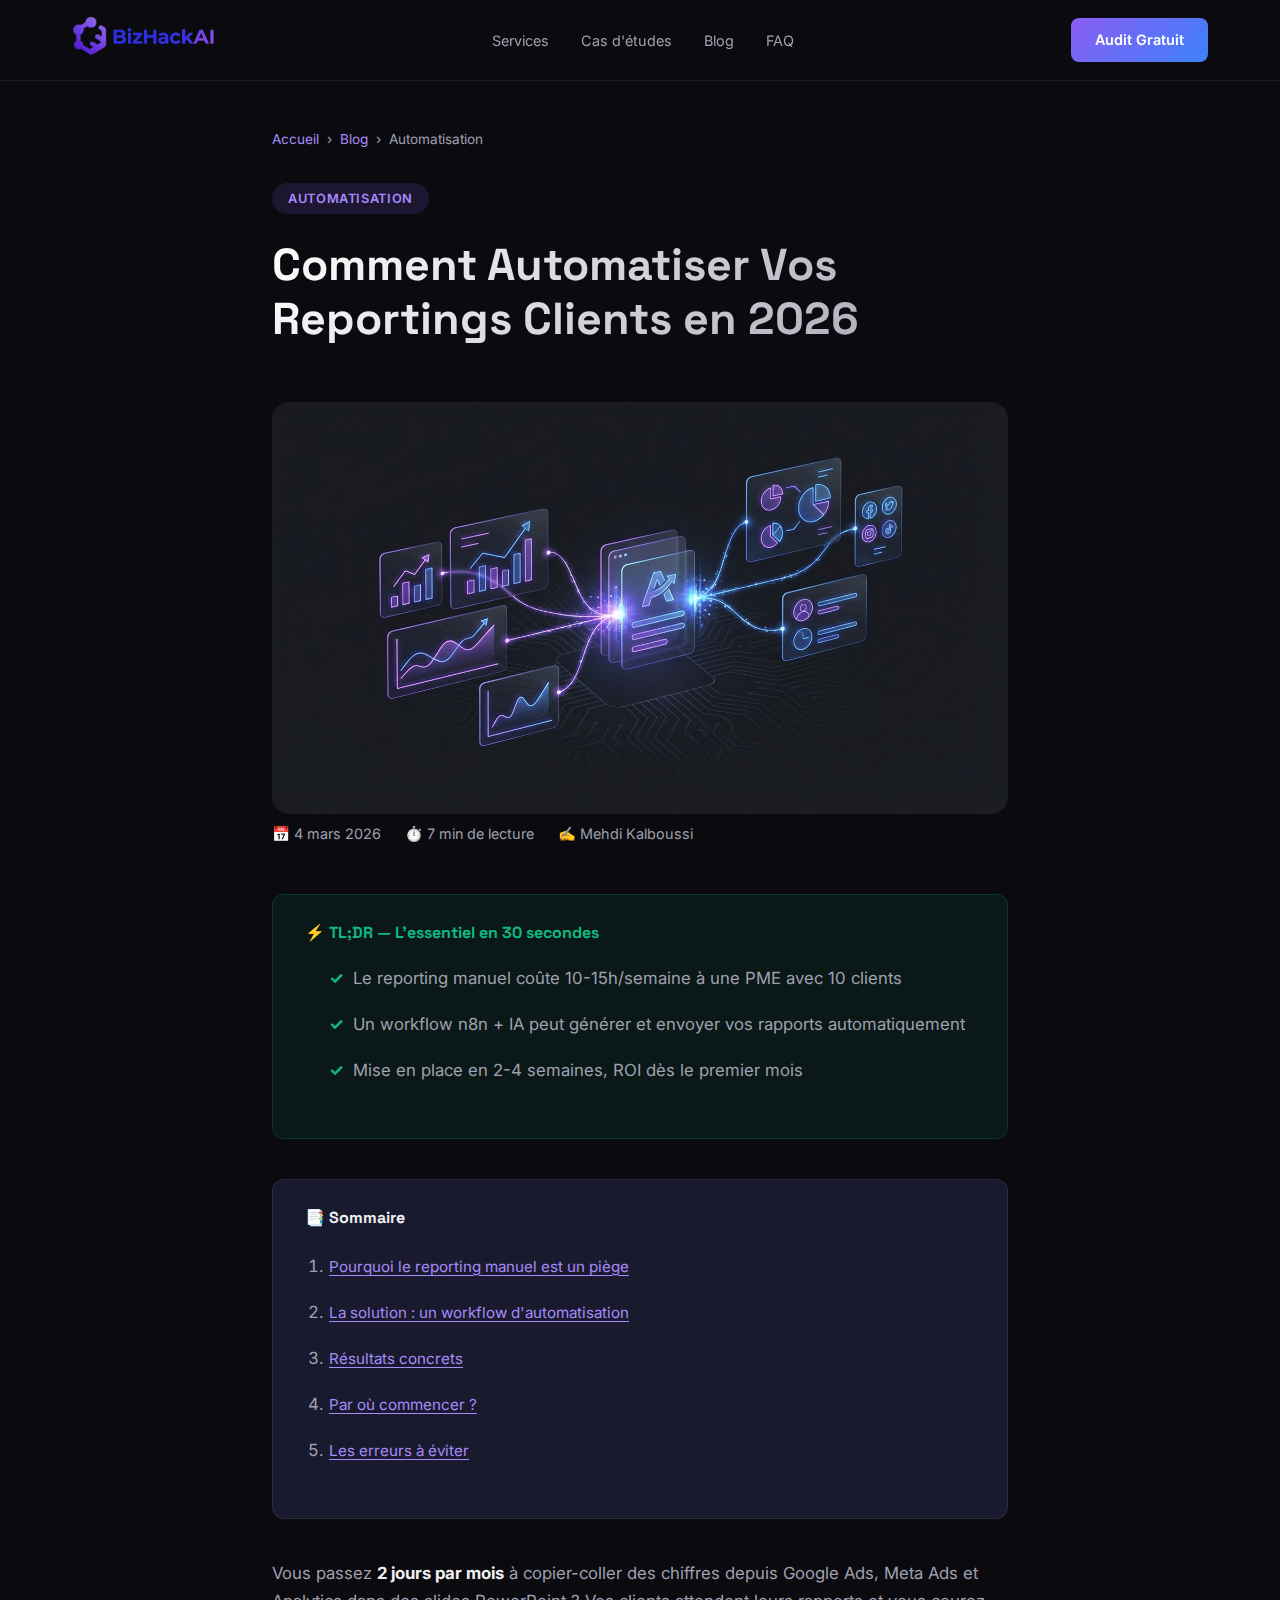
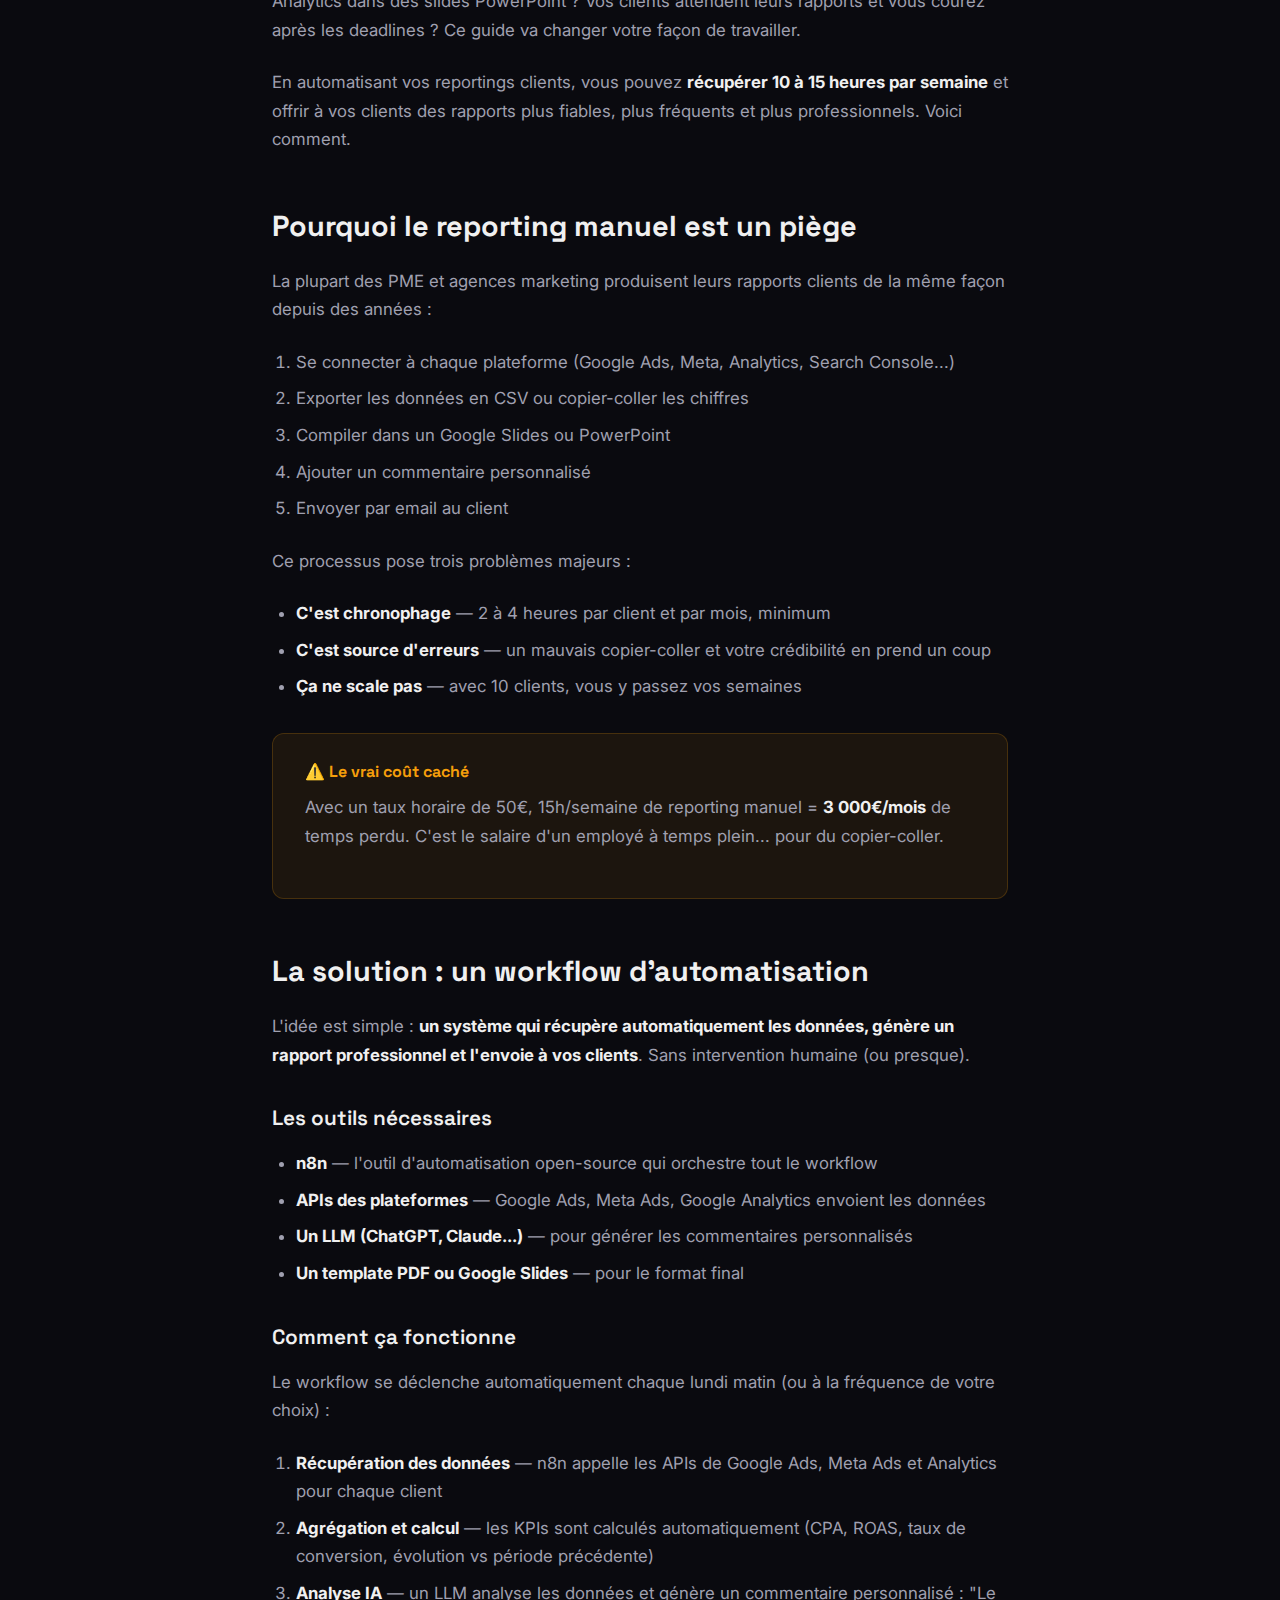
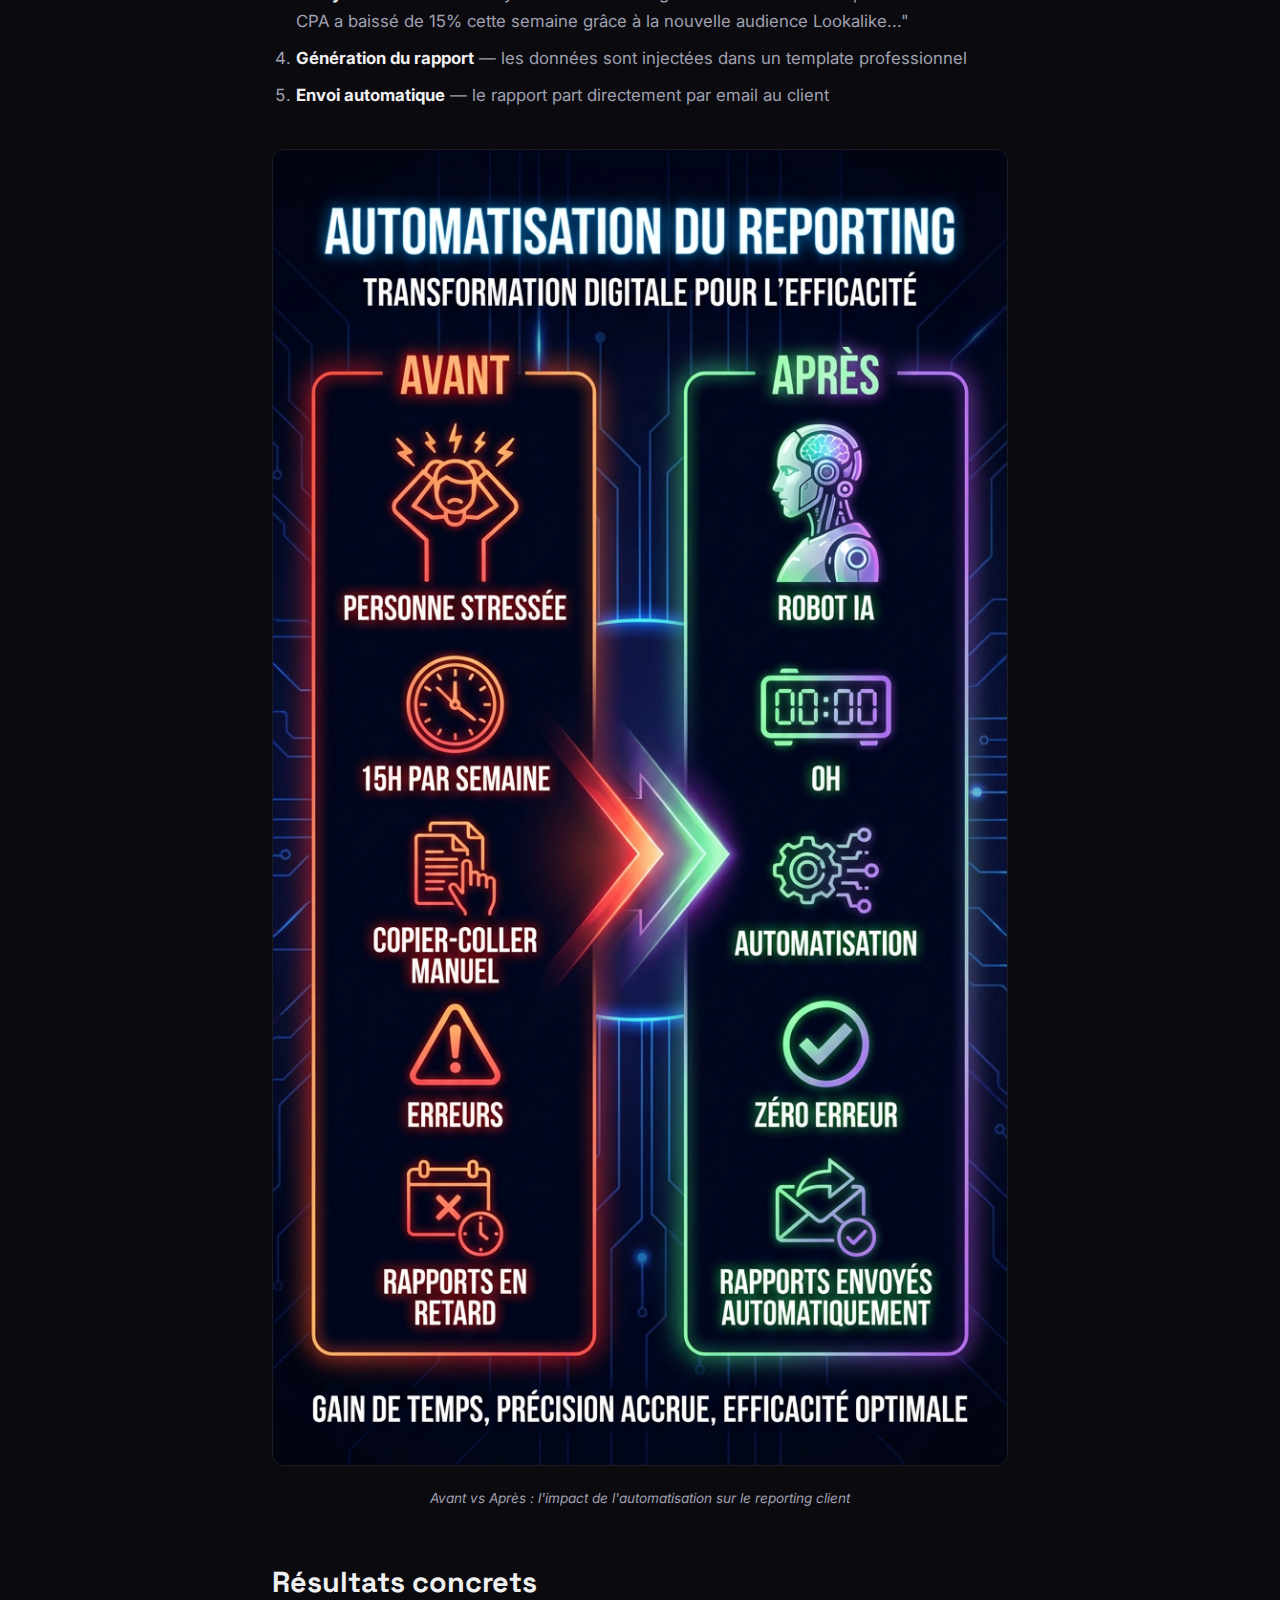
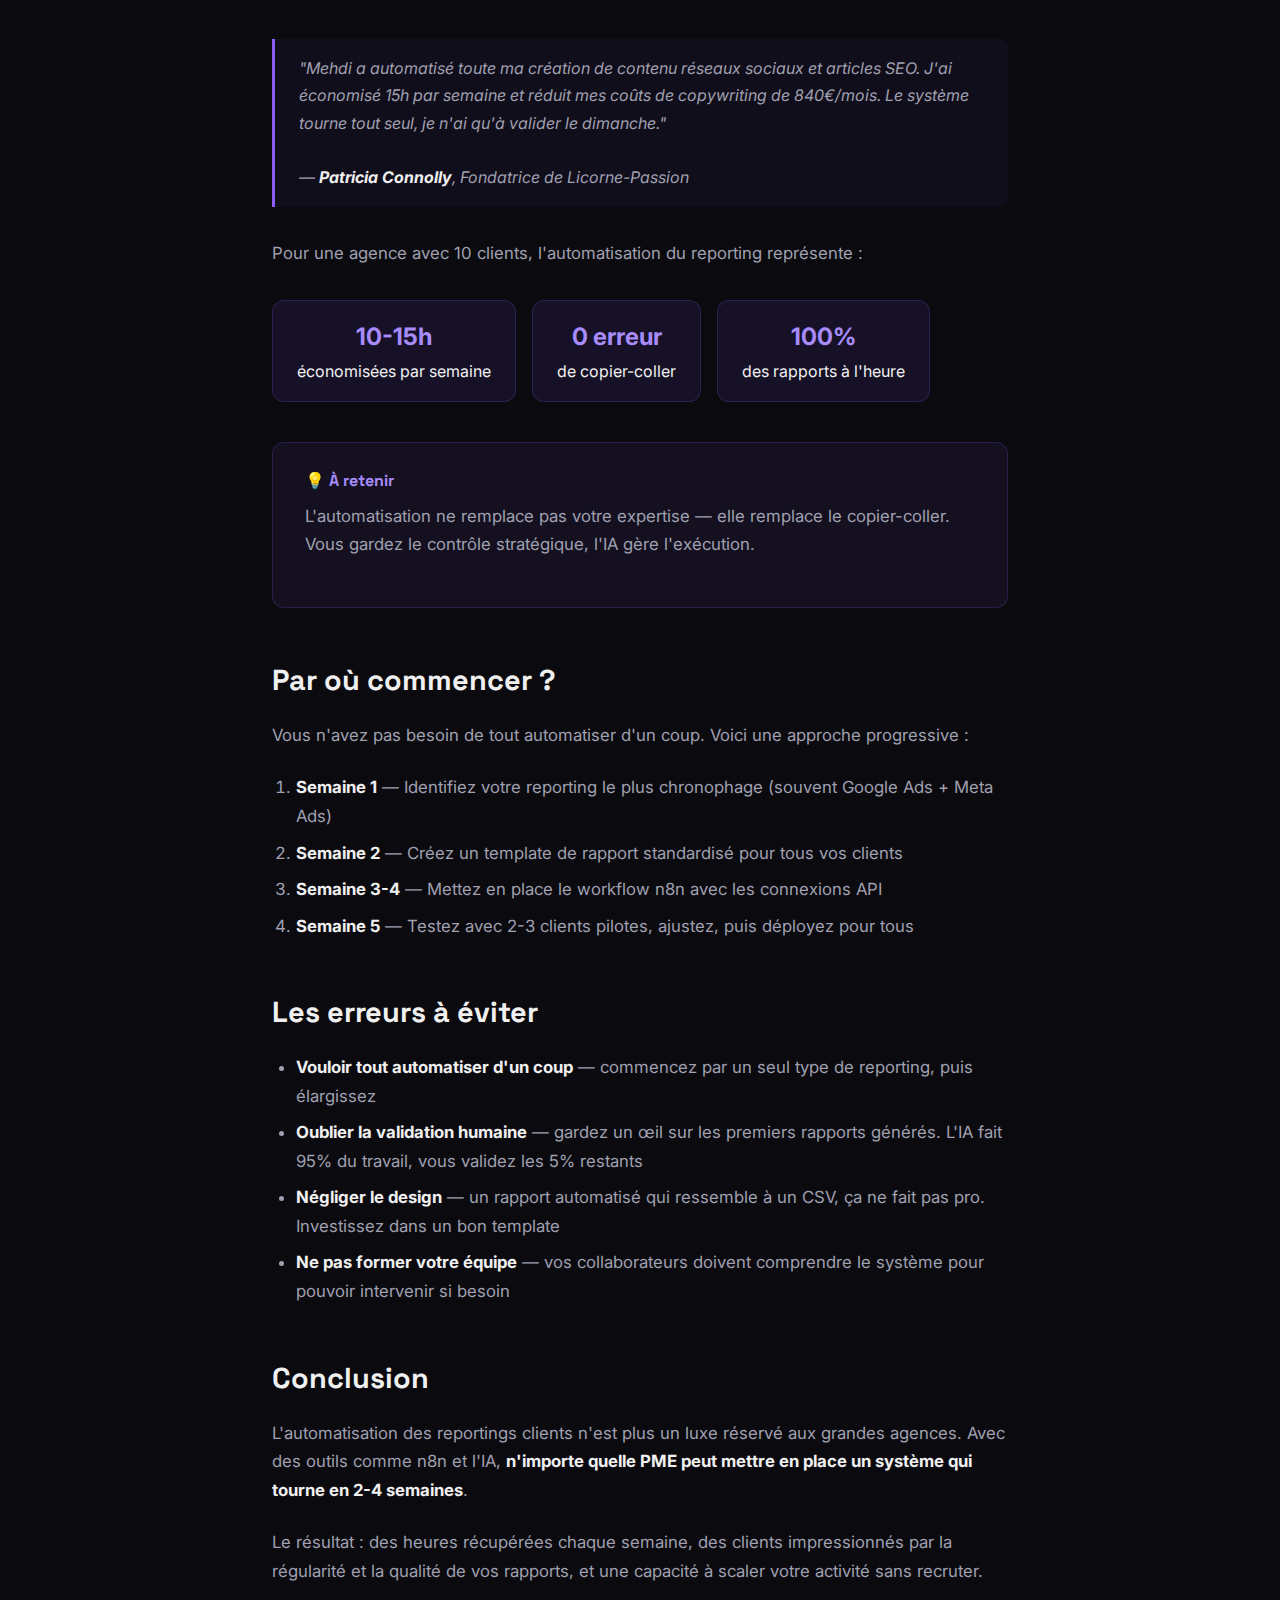
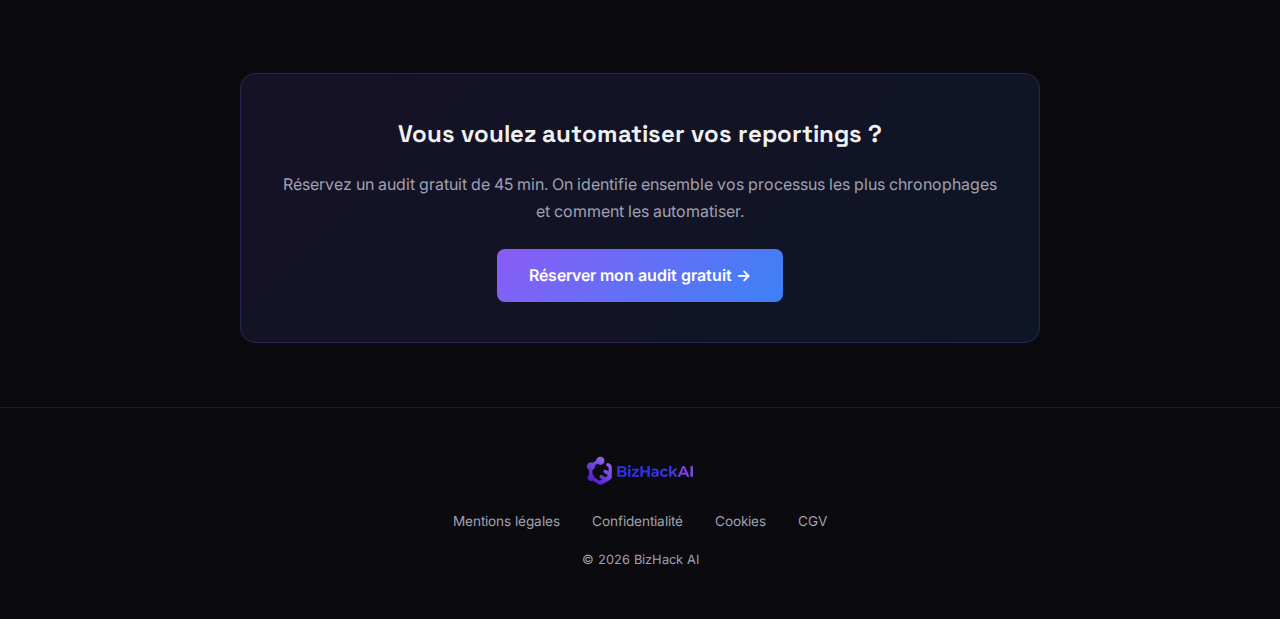
<file: blog/automatiser-reporting-client.html>
<!DOCTYPE html>
<html lang="fr">
<head>
    <meta charset="UTF-8">
    <meta name="viewport" content="width=device-width, initial-scale=1.0">
    <title>Comment Automatiser Vos Reportings Clients en 2026 — BizHack AI Blog</title>
    <meta name="description" content="Apprenez à automatiser vos reportings clients avec n8n et l'IA. Guide étape par étape pour économiser 10-15h par semaine sur vos rapports Google Ads, Meta et Analytics.">
    <meta name="robots" content="index, follow, max-snippet:-1, max-image-preview:large">
    <link rel="canonical" href="https://bizhackai.com/blog/automatiser-reporting-client.html">

    <meta property="og:type" content="article">
    <meta property="og:url" content="https://bizhackai.com/blog/automatiser-reporting-client.html">
    <meta property="og:title" content="Comment Automatiser Vos Reportings Clients en 2026 — BizHack AI">
    <meta property="og:description" content="Apprenez à automatiser vos reportings clients avec n8n et l'IA. Guide pour économiser 10-15h par semaine.">
    <meta property="og:image" content="https://bizhackai.com/blog/images/hero-reporting-automatise.png">
    <meta property="og:locale" content="fr_FR">
    <meta property="og:site_name" content="BizHack AI">
    <meta property="article:published_time" content="2026-03-04">
    <meta property="article:author" content="Mehdi Kalboussi">

    <meta property="twitter:card" content="summary_large_image">
    <meta property="twitter:title" content="Comment Automatiser Vos Reportings Clients en 2026 — BizHack AI">
    <meta property="twitter:description" content="Guide complet pour automatiser vos reportings clients avec n8n et l'IA.">

    <link rel="icon" type="image/png" href="https://res.cloudinary.com/dizaodmpw/image/upload/v1766909205/Logo_3_-_Favicon_qrlqjz.png">
    <link rel="preconnect" href="https://fonts.googleapis.com">
    <link rel="preconnect" href="https://fonts.gstatic.com" crossorigin>
    <link href="https://fonts.googleapis.com/css2?family=Space+Grotesk:wght@400;500;600;700&family=Inter:wght@400;500;600&display=swap" rel="stylesheet">

    <script type="application/ld+json">
    {
        "@context": "https://schema.org",
        "@type": "Article",
        "headline": "Comment Automatiser Vos Reportings Clients en 2026",
        "description": "Guide complet pour automatiser vos reportings clients avec n8n et l'IA. Économisez 10-15h par semaine.",
        "datePublished": "2026-03-04",
        "dateModified": "2026-03-04",
        "author": {
            "@type": "Person",
            "name": "Mehdi Kalboussi",
            "url": "https://bizhackai.com/#about"
        },
        "publisher": {
            "@type": "Organization",
            "name": "BizHack AI",
            "logo": {
                "@type": "ImageObject",
                "url": "https://bizhackai.com/assets/logo.webp"
            }
        },
        "mainEntityOfPage": {
            "@type": "WebPage",
            "@id": "https://bizhackai.com/blog/automatiser-reporting-client.html"
        }
    }
    </script>

    <style>
        :root {
            --violet: #8B5CF6;
            --violet-light: #A78BFA;
            --violet-dark: #6D28D9;
            --blue: #3B82F6;
            --green: #10B981;
            --bg-primary: #0a0a0f;
            --bg-secondary: #12121a;
            --bg-card: #1a1a2e;
            --text-primary: #f0f0f0;
            --text-secondary: #a0a0b0;
            --border-subtle: rgba(255,255,255,0.08);
        }
        * { margin: 0; padding: 0; box-sizing: border-box; }
        body {
            font-family: 'Inter', sans-serif;
            background: var(--bg-primary);
            color: var(--text-primary);
            line-height: 1.7;
            -webkit-font-smoothing: antialiased;
        }
        .nav {
            position: fixed; top: 0; width: 100%; z-index: 1000; padding: 1rem 0;
            background: rgba(10,10,15,0.9); backdrop-filter: blur(20px);
            border-bottom: 1px solid var(--border-subtle);
        }
        .nav-inner {
            max-width: 1200px; margin: 0 auto; padding: 0 2rem;
            display: flex; align-items: center; justify-content: space-between;
        }
        .logo-img { height: 40px; }
        .nav-links { display: flex; list-style: none; gap: 2rem; }
        .nav-links a { color: var(--text-secondary); text-decoration: none; font-size: 0.9rem; transition: color 0.3s; }
        .nav-links a:hover { color: var(--text-primary); }
        .btn-primary {
            background: linear-gradient(135deg, var(--violet), var(--blue));
            color: white; padding: 0.6rem 1.5rem; border-radius: 8px;
            text-decoration: none; font-weight: 600; font-size: 0.9rem;
            transition: transform 0.3s, box-shadow 0.3s;
        }
        .btn-primary:hover { transform: translateY(-2px); box-shadow: 0 8px 30px rgba(139,92,246,0.3); }
        .article-header { padding: 8rem 2rem 3rem; max-width: 800px; margin: 0 auto; }
        .article-breadcrumb { display: flex; align-items: center; gap: 0.5rem; font-size: 0.85rem; color: var(--text-secondary); margin-bottom: 2rem; }
        .article-breadcrumb a { color: var(--violet-light); text-decoration: none; }
        .article-breadcrumb a:hover { text-decoration: underline; }
        .article-category {
            display: inline-block; background: rgba(139,92,246,0.15); color: var(--violet-light);
            padding: 0.3rem 1rem; border-radius: 100px; font-size: 0.8rem;
            font-weight: 600; text-transform: uppercase; letter-spacing: 0.05em; margin-bottom: 1.5rem;
        }
        .article-header h1 {
            font-family: 'Space Grotesk', sans-serif; font-size: 2.8rem; font-weight: 700;
            line-height: 1.2; margin-bottom: 1.5rem;
            background: linear-gradient(135deg, #fff 0%, #a0a0b0 100%);
            -webkit-background-clip: text; -webkit-text-fill-color: transparent;
        }
        /* Progress bar */
        .reading-progress { position: fixed; top: 0; left: 0; height: 3px; background: linear-gradient(90deg, var(--violet), var(--blue)); z-index: 1001; width: 0%; transition: width 0.1s; }

        /* TL;DR */
        .tldr { background: rgba(16,185,129,0.08); border: 1px solid rgba(16,185,129,0.2); border-radius: 12px; padding: 1.5rem 2rem; margin-bottom: 2.5rem; }
        .tldr-title { font-family: 'Space Grotesk', sans-serif; font-weight: 700; font-size: 1rem; color: var(--green); margin-bottom: 0.8rem; display: flex; align-items: center; gap: 0.5rem; }
        .tldr ul { list-style: none; padding: 0; margin: 0; }
        .tldr li { color: var(--text-secondary); font-size: 0.95rem; padding: 0.3rem 0; padding-left: 1.5rem; position: relative; }
        .tldr li::before { content: "✓"; position: absolute; left: 0; color: var(--green); font-weight: 700; }

        /* Table of contents */
        .toc { background: var(--bg-card); border: 1px solid var(--border-subtle); border-radius: 12px; padding: 1.5rem 2rem; margin-bottom: 2.5rem; }
        .toc-title { font-family: 'Space Grotesk', sans-serif; font-weight: 700; font-size: 1rem; color: var(--text-primary); margin-bottom: 1rem; display: flex; align-items: center; gap: 0.5rem; }
        .toc ol { padding-left: 1.2rem; margin: 0; }
        .toc li { padding: 0.3rem 0; }
        .toc a { color: var(--violet-light); text-decoration: none; font-size: 0.95rem; }
        .toc a:hover { text-decoration: underline; }

        /* Callout box */
        .callout { border-radius: 12px; padding: 1.5rem 2rem; margin: 2rem 0; }
        .callout-tip { background: rgba(139,92,246,0.08); border: 1px solid rgba(139,92,246,0.2); }
        .callout-warning { background: rgba(245,158,11,0.08); border: 1px solid rgba(245,158,11,0.2); }
        .callout-title { font-family: 'Space Grotesk', sans-serif; font-weight: 700; font-size: 1rem; margin-bottom: 0.5rem; }
        .callout-tip .callout-title { color: var(--violet-light); }
        .callout-warning .callout-title { color: #F59E0B; }
        .callout p { margin: 0; color: var(--text-secondary); font-size: 0.95rem; }

        .article-hero-img { width: 100%; border-radius: 16px; margin-top: 2rem; border: 1px solid var(--border-subtle); }
        .article-infographic { margin: 2.5rem 0; text-align: center; }
        .article-infographic img { max-width: 100%; border-radius: 12px; border: 1px solid var(--border-subtle); }
        .article-infographic figcaption { color: var(--text-secondary); font-size: 0.85rem; margin-top: 0.8rem; font-style: italic; }
        .article-meta { display: flex; align-items: center; gap: 1.5rem; color: var(--text-secondary); font-size: 0.9rem; }
        .article-content { max-width: 800px; margin: 0 auto; padding: 0 2rem 4rem; }
        .article-content h2 { font-family: 'Space Grotesk', sans-serif; font-size: 1.8rem; font-weight: 700; margin: 3rem 0 1rem; color: var(--text-primary); }
        .article-content h3 { font-family: 'Space Grotesk', sans-serif; font-size: 1.3rem; font-weight: 600; margin: 2rem 0 0.8rem; color: var(--text-primary); }
        .article-content p { margin-bottom: 1.5rem; color: var(--text-secondary); font-size: 1.05rem; }
        .article-content ul, .article-content ol { margin-bottom: 1.5rem; padding-left: 1.5rem; color: var(--text-secondary); }
        .article-content li { margin-bottom: 0.5rem; font-size: 1.05rem; }
        .article-content strong { color: var(--text-primary); }
        .article-content a { color: var(--violet-light); text-decoration: underline; text-underline-offset: 3px; }
        .article-content blockquote {
            border-left: 3px solid var(--violet); padding: 1rem 1.5rem; margin: 2rem 0;
            background: rgba(139,92,246,0.05); border-radius: 0 8px 8px 0;
            color: var(--text-secondary); font-style: italic;
        }
        .key-number {
            display: inline-block; background: rgba(139,92,246,0.1); border: 1px solid rgba(139,92,246,0.2);
            padding: 1rem 1.5rem; border-radius: 12px; margin: 0.5rem 0; text-align: center;
        }
        .key-number strong { font-size: 1.5rem; color: var(--violet-light); display: block; }
        .article-cta {
            max-width: 800px; margin: 0 auto 4rem; padding: 2.5rem;
            background: linear-gradient(135deg, rgba(139,92,246,0.1), rgba(59,130,246,0.1));
            border: 1px solid rgba(139,92,246,0.2); border-radius: 16px; text-align: center;
        }
        .article-cta h3 { font-family: 'Space Grotesk', sans-serif; font-size: 1.5rem; margin-bottom: 1rem; }
        .article-cta p { color: var(--text-secondary); margin-bottom: 1.5rem; }
        .article-cta .btn-primary { display: inline-block; padding: 0.8rem 2rem; font-size: 1rem; }
        .footer { border-top: 1px solid var(--border-subtle); padding: 3rem 2rem; text-align: center; }
        .footer-logo { height: 30px; margin-bottom: 1rem; }
        .footer-links { display: flex; justify-content: center; gap: 2rem; margin-bottom: 1rem; }
        .footer-links a { color: var(--text-secondary); text-decoration: none; font-size: 0.85rem; }
        .footer-copy { color: var(--text-secondary); font-size: 0.8rem; }
        @media (max-width: 768px) {
            .article-header h1 { font-size: 1.8rem; }
            .article-header { padding: 6rem 1.5rem 2rem; }
            .article-content { padding: 0 1.5rem 3rem; }
            .nav-links { display: none; }
            .article-meta { flex-wrap: wrap; gap: 0.8rem; }
        }
    </style>
</head>
<body>

    <div class="reading-progress" id="readingProgress"></div>

    <nav class="nav">
        <div class="nav-inner">
            <a href="/">
                <picture>
                    <source srcset="../assets/logo.webp" type="image/webp">
                    <img src="../assets/logo-optimized.png" alt="BizHack AI" class="logo-img">
                </picture>
            </a>
            <ul class="nav-links">
                <li><a href="/#solution">Services</a></li>
                <li><a href="/#case-studies">Cas d'études</a></li>
                <li><a href="/blog/">Blog</a></li>
                <li><a href="/#faq">FAQ</a></li>
            </ul>
            <a href="/#booking" class="btn-primary">Audit Gratuit</a>
        </div>
    </nav>

    <article>
        <header class="article-header">
            <div class="article-breadcrumb">
                <a href="/">Accueil</a> › <a href="/blog/">Blog</a> › <span>Automatisation</span>
            </div>
            <span class="article-category">Automatisation</span>
            <h1>Comment Automatiser Vos Reportings Clients en 2026</h1>
            <img src="images/hero-reporting-automatise.png" alt="Automatisation des reportings clients avec l'IA et n8n — tableau de bord automatisé" class="article-hero-img" loading="eager">
            <div class="article-meta">
                <span>📅 4 mars 2026</span>
                <span>⏱️ 7 min de lecture</span>
                <span>✍️ Mehdi Kalboussi</span>
            </div>
        </header>

        <div class="article-content">
            <div class="tldr">
                <div class="tldr-title">⚡ TL;DR — L'essentiel en 30 secondes</div>
                <ul>
                    <li>Le reporting manuel coûte 10-15h/semaine à une PME avec 10 clients</li>
                    <li>Un workflow n8n + IA peut générer et envoyer vos rapports automatiquement</li>
                    <li>Mise en place en 2-4 semaines, ROI dès le premier mois</li>
                </ul>
            </div>

            <div class="toc">
                <div class="toc-title">📑 Sommaire</div>
                <ol>
                    <li><a href="#piege">Pourquoi le reporting manuel est un piège</a></li>
                    <li><a href="#solution">La solution : un workflow d'automatisation</a></li>
                    <li><a href="#resultats">Résultats concrets</a></li>
                    <li><a href="#commencer">Par où commencer ?</a></li>
                    <li><a href="#erreurs">Les erreurs à éviter</a></li>
                </ol>
            </div>

            <p>Vous passez <strong>2 jours par mois</strong> à copier-coller des chiffres depuis Google Ads, Meta Ads et Analytics dans des slides PowerPoint ? Vos clients attendent leurs rapports et vous courez après les deadlines ? Ce guide va changer votre façon de travailler.</p>

            <p>En automatisant vos reportings clients, vous pouvez <strong>récupérer 10 à 15 heures par semaine</strong> et offrir à vos clients des rapports plus fiables, plus fréquents et plus professionnels. Voici comment.</p>

            <h2 id="piege">Pourquoi le reporting manuel est un piège</h2>

            <p>La plupart des PME et agences marketing produisent leurs rapports clients de la même façon depuis des années :</p>

            <ol>
                <li>Se connecter à chaque plateforme (Google Ads, Meta, Analytics, Search Console...)</li>
                <li>Exporter les données en CSV ou copier-coller les chiffres</li>
                <li>Compiler dans un Google Slides ou PowerPoint</li>
                <li>Ajouter un commentaire personnalisé</li>
                <li>Envoyer par email au client</li>
            </ol>

            <p>Ce processus pose trois problèmes majeurs :</p>

            <ul>
                <li><strong>C'est chronophage</strong> — 2 à 4 heures par client et par mois, minimum</li>
                <li><strong>C'est source d'erreurs</strong> — un mauvais copier-coller et votre crédibilité en prend un coup</li>
                <li><strong>Ça ne scale pas</strong> — avec 10 clients, vous y passez vos semaines</li>
            </ul>

            <div class="callout callout-warning">
                <div class="callout-title">⚠️ Le vrai coût caché</div>
                <p>Avec un taux horaire de 50€, 15h/semaine de reporting manuel = <strong>3 000€/mois</strong> de temps perdu. C'est le salaire d'un employé à temps plein... pour du copier-coller.</p>
            </div>

            <h2 id="solution">La solution : un workflow d'automatisation</h2>

            <p>L'idée est simple : <strong>un système qui récupère automatiquement les données, génère un rapport professionnel et l'envoie à vos clients</strong>. Sans intervention humaine (ou presque).</p>

            <h3>Les outils nécessaires</h3>

            <ul>
                <li><strong>n8n</strong> — l'outil d'automatisation open-source qui orchestre tout le workflow</li>
                <li><strong>APIs des plateformes</strong> — Google Ads, Meta Ads, Google Analytics envoient les données</li>
                <li><strong>Un LLM (ChatGPT, Claude...)</strong> — pour générer les commentaires personnalisés</li>
                <li><strong>Un template PDF ou Google Slides</strong> — pour le format final</li>
            </ul>

            <h3>Comment ça fonctionne</h3>

            <p>Le workflow se déclenche automatiquement chaque lundi matin (ou à la fréquence de votre choix) :</p>

            <ol>
                <li><strong>Récupération des données</strong> — n8n appelle les APIs de Google Ads, Meta Ads et Analytics pour chaque client</li>
                <li><strong>Agrégation et calcul</strong> — les KPIs sont calculés automatiquement (CPA, ROAS, taux de conversion, évolution vs période précédente)</li>
                <li><strong>Analyse IA</strong> — un LLM analyse les données et génère un commentaire personnalisé : "Le CPA a baissé de 15% cette semaine grâce à la nouvelle audience Lookalike..."</li>
                <li><strong>Génération du rapport</strong> — les données sont injectées dans un template professionnel</li>
                <li><strong>Envoi automatique</strong> — le rapport part directement par email au client</li>
            </ol>

            <figure class="article-infographic">
                <img src="images/infographie-avant-apres-reporting.png" alt="Infographie avant/après : reporting manuel vs automatisé — 15h/semaine économisées" loading="lazy">
                <figcaption>Avant vs Après : l'impact de l'automatisation sur le reporting client</figcaption>
            </figure>

            <h2 id="resultats">Résultats concrets</h2>

            <blockquote>
                "Mehdi a automatisé toute ma création de contenu réseaux sociaux et articles SEO. J'ai économisé 15h par semaine et réduit mes coûts de copywriting de 840€/mois. Le système tourne tout seul, je n'ai qu'à valider le dimanche."
                <br><br>— <strong>Patricia Connolly</strong>, Fondatrice de Licorne-Passion
            </blockquote>

            <p>Pour une agence avec 10 clients, l'automatisation du reporting représente :</p>

            <div style="display: flex; gap: 1rem; flex-wrap: wrap; margin: 1.5rem 0;">
                <div class="key-number"><strong>10-15h</strong> économisées par semaine</div>
                <div class="key-number"><strong>0 erreur</strong> de copier-coller</div>
                <div class="key-number"><strong>100%</strong> des rapports à l'heure</div>
            </div>

            <div class="callout callout-tip">
                <div class="callout-title">💡 À retenir</div>
                <p>L'automatisation ne remplace pas votre expertise — elle remplace le copier-coller. Vous gardez le contrôle stratégique, l'IA gère l'exécution.</p>
            </div>

            <h2 id="commencer">Par où commencer ?</h2>

            <p>Vous n'avez pas besoin de tout automatiser d'un coup. Voici une approche progressive :</p>

            <ol>
                <li><strong>Semaine 1</strong> — Identifiez votre reporting le plus chronophage (souvent Google Ads + Meta Ads)</li>
                <li><strong>Semaine 2</strong> — Créez un template de rapport standardisé pour tous vos clients</li>
                <li><strong>Semaine 3-4</strong> — Mettez en place le workflow n8n avec les connexions API</li>
                <li><strong>Semaine 5</strong> — Testez avec 2-3 clients pilotes, ajustez, puis déployez pour tous</li>
            </ol>

            <h2 id="erreurs">Les erreurs à éviter</h2>

            <ul>
                <li><strong>Vouloir tout automatiser d'un coup</strong> — commencez par un seul type de reporting, puis élargissez</li>
                <li><strong>Oublier la validation humaine</strong> — gardez un œil sur les premiers rapports générés. L'IA fait 95% du travail, vous validez les 5% restants</li>
                <li><strong>Négliger le design</strong> — un rapport automatisé qui ressemble à un CSV, ça ne fait pas pro. Investissez dans un bon template</li>
                <li><strong>Ne pas former votre équipe</strong> — vos collaborateurs doivent comprendre le système pour pouvoir intervenir si besoin</li>
            </ul>

            <h2>Conclusion</h2>

            <p>L'automatisation des reportings clients n'est plus un luxe réservé aux grandes agences. Avec des outils comme n8n et l'IA, <strong>n'importe quelle PME peut mettre en place un système qui tourne en 2-4 semaines</strong>.</p>

            <p>Le résultat : des heures récupérées chaque semaine, des clients impressionnés par la régularité et la qualité de vos rapports, et une capacité à scaler votre activité sans recruter.</p>
        </div>
    </article>

    <div class="article-cta">
        <h3>Vous voulez automatiser vos reportings ?</h3>
        <p>Réservez un audit gratuit de 45 min. On identifie ensemble vos processus les plus chronophages et comment les automatiser.</p>
        <a href="/#booking" class="btn-primary">Réserver mon audit gratuit →</a>
    </div>

    <footer class="footer">
        <picture>
            <source srcset="../assets/logo.webp" type="image/webp">
            <img src="../assets/logo-optimized.png" alt="BizHack AI" class="footer-logo">
        </picture>
        <div class="footer-links">
            <a href="/mentions-legales.html">Mentions légales</a>
            <a href="/politique-confidentialite.html">Confidentialité</a>
            <a href="/politique-cookies.html">Cookies</a>
            <a href="/cgv.html">CGV</a>
        </div>
        <p class="footer-copy">© 2026 BizHack AI</p>
    </footer>

    <script>
        // Reading progress bar
        window.addEventListener('scroll', function() {
            var winScroll = document.body.scrollTop || document.documentElement.scrollTop;
            var height = document.documentElement.scrollHeight - document.documentElement.clientHeight;
            var scrolled = (winScroll / height) * 100;
            document.getElementById('readingProgress').style.width = scrolled + '%';
        });

        // Smooth scroll for TOC links
        document.querySelectorAll('.toc a').forEach(function(a) {
            a.addEventListener('click', function(e) {
                e.preventDefault();
                var target = document.querySelector(this.getAttribute('href'));
                if (target) {
                    target.scrollIntoView({ behavior: 'smooth', block: 'start' });
                }
            });
        });
    </script>
</body>
</html>
</file>
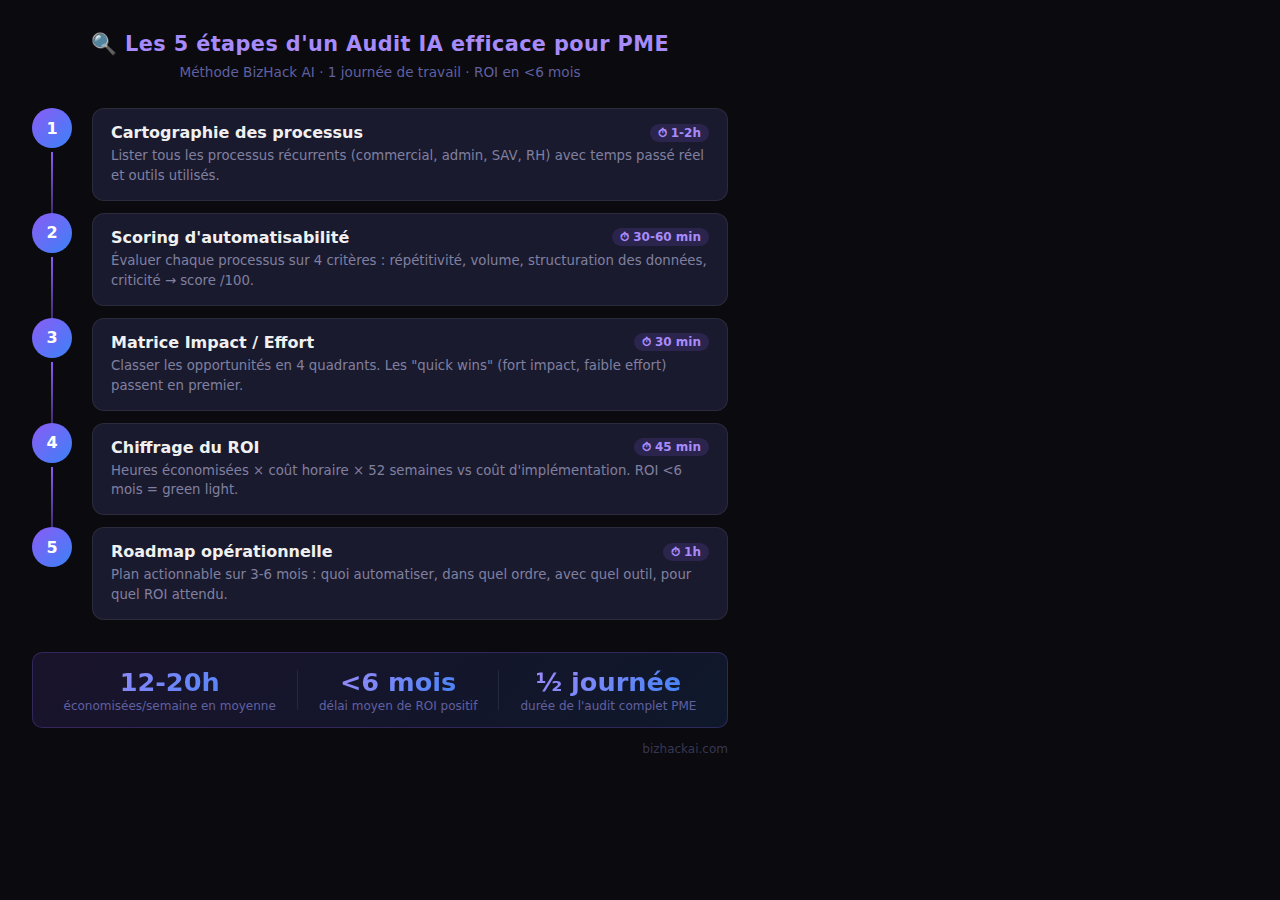
<file: blog/infographic-audit-ia-temp.html>
<!DOCTYPE html>
<html lang="fr">
<head>
<meta charset="UTF-8">
<meta name="viewport" content="width=device-width, initial-scale=1.0">
<style>
  * { margin: 0; padding: 0; box-sizing: border-box; }
  body {
    font-family: 'Segoe UI', system-ui, sans-serif;
    background: #0a0a0f;
    width: 760px;
    padding: 32px;
    color: #f0f0f0;
  }
  .title {
    text-align: center;
    font-size: 1.3rem;
    font-weight: 700;
    color: #A78BFA;
    margin-bottom: 8px;
    letter-spacing: 0.02em;
  }
  .subtitle {
    text-align: center;
    font-size: 0.85rem;
    color: #6060a0;
    margin-bottom: 28px;
  }
  .steps {
    display: flex;
    flex-direction: column;
    gap: 0;
    position: relative;
  }
  .step {
    display: flex;
    gap: 20px;
    align-items: flex-start;
    position: relative;
  }
  .step:not(:last-child)::after {
    content: '';
    position: absolute;
    left: 19px;
    top: 44px;
    width: 2px;
    height: calc(100% - 8px);
    background: linear-gradient(to bottom, #8B5CF6, rgba(139,92,246,0.1));
  }
  .num {
    flex-shrink: 0;
    width: 40px;
    height: 40px;
    border-radius: 50%;
    background: linear-gradient(135deg, #8B5CF6, #3B82F6);
    display: flex;
    align-items: center;
    justify-content: center;
    font-weight: 800;
    font-size: 1rem;
    color: white;
    position: relative;
    z-index: 1;
  }
  .content {
    background: #1a1a2e;
    border: 1px solid rgba(255,255,255,0.08);
    border-radius: 12px;
    padding: 14px 18px;
    flex: 1;
    margin-bottom: 12px;
  }
  .step-title {
    font-weight: 700;
    font-size: 1rem;
    color: #f0f0f0;
    margin-bottom: 4px;
    display: flex;
    align-items: center;
    justify-content: space-between;
  }
  .step-desc {
    font-size: 0.83rem;
    color: #8080a0;
    line-height: 1.5;
  }
  .duration {
    font-size: 0.75rem;
    background: rgba(139,92,246,0.15);
    color: #A78BFA;
    padding: 2px 8px;
    border-radius: 100px;
    font-weight: 600;
    white-space: nowrap;
  }
  .result-bar {
    background: linear-gradient(135deg, rgba(139,92,246,0.12), rgba(59,130,246,0.12));
    border: 1px solid rgba(139,92,246,0.25);
    border-radius: 10px;
    padding: 14px 20px;
    margin-top: 20px;
    display: flex;
    justify-content: space-around;
    align-items: center;
  }
  .stat { text-align: center; }
  .stat-n {
    font-size: 1.6rem;
    font-weight: 800;
    background: linear-gradient(135deg, #A78BFA, #3B82F6);
    -webkit-background-clip: text;
    -webkit-text-fill-color: transparent;
  }
  .stat-l { font-size: 0.75rem; color: #6060a0; margin-top: 2px; }
  .divider { width: 1px; height: 40px; background: rgba(255,255,255,0.08); }
  .brand { text-align: right; margin-top: 14px; font-size: 0.75rem; color: #4040608; color: rgba(100,100,150,0.5); }
</style>
</head>
<body>
  <div class="title">🔍 Les 5 étapes d'un Audit IA efficace pour PME</div>
  <div class="subtitle">Méthode BizHack AI · 1 journée de travail · ROI en &lt;6 mois</div>

  <div class="steps">
    <div class="step">
      <div class="num">1</div>
      <div class="content">
        <div class="step-title">Cartographie des processus <span class="duration">⏱ 1-2h</span></div>
        <div class="step-desc">Lister tous les processus récurrents (commercial, admin, SAV, RH) avec temps passé réel et outils utilisés.</div>
      </div>
    </div>
    <div class="step">
      <div class="num">2</div>
      <div class="content">
        <div class="step-title">Scoring d'automatisabilité <span class="duration">⏱ 30-60 min</span></div>
        <div class="step-desc">Évaluer chaque processus sur 4 critères : répétitivité, volume, structuration des données, criticité → score /100.</div>
      </div>
    </div>
    <div class="step">
      <div class="num">3</div>
      <div class="content">
        <div class="step-title">Matrice Impact / Effort <span class="duration">⏱ 30 min</span></div>
        <div class="step-desc">Classer les opportunités en 4 quadrants. Les "quick wins" (fort impact, faible effort) passent en premier.</div>
      </div>
    </div>
    <div class="step">
      <div class="num">4</div>
      <div class="content">
        <div class="step-title">Chiffrage du ROI <span class="duration">⏱ 45 min</span></div>
        <div class="step-desc">Heures économisées × coût horaire × 52 semaines vs coût d'implémentation. ROI &lt;6 mois = green light.</div>
      </div>
    </div>
    <div class="step">
      <div class="num">5</div>
      <div class="content">
        <div class="step-title">Roadmap opérationnelle <span class="duration">⏱ 1h</span></div>
        <div class="step-desc">Plan actionnable sur 3-6 mois : quoi automatiser, dans quel ordre, avec quel outil, pour quel ROI attendu.</div>
      </div>
    </div>
  </div>

  <div class="result-bar">
    <div class="stat">
      <div class="stat-n">12-20h</div>
      <div class="stat-l">économisées/semaine en moyenne</div>
    </div>
    <div class="divider"></div>
    <div class="stat">
      <div class="stat-n">&lt;6 mois</div>
      <div class="stat-l">délai moyen de ROI positif</div>
    </div>
    <div class="divider"></div>
    <div class="stat">
      <div class="stat-n">½ journée</div>
      <div class="stat-l">durée de l'audit complet PME</div>
    </div>
  </div>

  <div class="brand">bizhackai.com</div>
</body>
</html>
</file>
<file: css/style.css>
/* ============================================
   BizHack AI - Prospection Agences B2B
   Professional Dark Theme
   ============================================ */

/* ============================================
   CSS VARIABLES
   ============================================ */
:root {
    /* Couleur principale - Bleu (tech, confiance) */
    --color-primary: #3B82F6;
    --color-primary-light: #60A5FA;
    --color-primary-dark: #2563EB;
    
    /* Couleur accent - Violet (IA, innovation) - PAS DE ROSE */
    --color-accent: #8B5CF6;
    --color-accent-light: #A78BFA;
    --color-accent-dark: #7C3AED;
    
    /* Fond - Noir (premium, contraste) */
    --bg-dark: #0A0A0F;
    --bg-darker: #050508;
    --bg-card: rgba(15, 20, 30, 0.95);
    
    /* Texte - Blanc (lisibilité, clarté) */
    --text-primary: #FFFFFF;
    --text-secondary: #B8C5D8;
    --text-muted: #7D8A9D;
    
    /* Bordures - Violet */
    --border-color: rgba(255, 255, 255, 0.08);
    --border-glow: rgba(139, 92, 246, 0.4);
    
    /* Gradients - Violet vers Bleu (sans rose) */
    --gradient-primary: linear-gradient(135deg, #8B5CF6 0%, #3B82F6 100%);
    --gradient-accent: linear-gradient(135deg, #3B82F6 0%, #8B5CF6 100%);
    
    /* Radius */
    --radius-md: 12px;
    --radius-lg: 16px;
    --radius-xl: 20px;
    
    /* Shadows - Violet */
    --shadow-card: 0 4px 30px rgba(0, 0, 0, 0.4);
    --shadow-glow: 0 0 40px rgba(139, 92, 246, 0.25);
}

/* ============================================
   RESET & BASE
   ============================================ */
*, *::before, *::after {
    margin: 0;
    padding: 0;
    box-sizing: border-box;
}

html {
    scroll-behavior: smooth;
    scroll-padding-top: 100px;
}

body {
    font-family: 'Outfit', -apple-system, BlinkMacSystemFont, sans-serif;
    font-size: 16px;
    line-height: 1.7;
    color: var(--text-primary);
    background: var(--bg-dark);
    overflow-x: hidden;
}

::selection {
    background: var(--color-primary);
    color: white;
}

::-webkit-scrollbar {
    width: 8px;
}

::-webkit-scrollbar-track {
    background: var(--bg-darker);
}

::-webkit-scrollbar-thumb {
    background: var(--color-primary);
    border-radius: 4px;
}

/* ============================================
   LAYOUT
   ============================================ */
.container {
    width: 100%;
    max-width: 1200px;
    margin: 0 auto;
    padding: 0 24px;
}

section {
    padding: 100px 0;
}

/* ============================================
   TYPOGRAPHY
   ============================================ */
h1, h2, h3, h4 {
    font-weight: 700;
    line-height: 1.2;
}

.gradient-text {
    background: var(--gradient-primary);
    -webkit-background-clip: text;
    -webkit-text-fill-color: transparent;
    background-clip: text;
}

/* ============================================
   BUTTONS
   ============================================ */
.btn {
    display: inline-flex;
    align-items: center;
    justify-content: center;
    gap: 10px;
    padding: 16px 32px;
    font-family: inherit;
    font-size: 16px;
    font-weight: 600;
    text-decoration: none;
    border: none;
    border-radius: var(--radius-md);
    cursor: pointer;
    transition: all 0.3s ease;
}

.btn-primary {
    background: var(--gradient-primary);
    color: white;
    box-shadow: 0 4px 20px rgba(59, 130, 246, 0.4);
}

.btn-primary:hover {
    transform: translateY(-3px);
    box-shadow: 0 8px 30px rgba(59, 130, 246, 0.5);
}

.btn-lg {
    padding: 18px 40px;
    font-size: 17px;
}

.btn-xl {
    padding: 20px 48px;
    font-size: 18px;
}

/* ============================================
   NAVIGATION
   ============================================ */
.header {
    position: fixed;
    top: 0;
    left: 0;
    right: 0;
    z-index: 1000;
    background: rgba(10, 10, 15, 0.95);
    backdrop-filter: blur(20px);
    border-bottom: 1px solid var(--border-color);
}

.nav {
    display: flex;
    align-items: center;
    justify-content: space-between;
    height: 80px;
}

.logo-img {
    height: 48px;
    width: auto;
}

.nav-menu {
    display: flex;
    align-items: center;
    gap: 40px;
    list-style: none;
}

.nav-link {
    color: var(--text-secondary);
    text-decoration: none;
    font-size: 15px;
    font-weight: 500;
    transition: color 0.2s;
}

.nav-link:hover {
    color: var(--text-primary);
}

.nav-cta {
    padding: 12px 24px;
    font-size: 14px;
}

.nav-toggle {
    display: none;
    flex-direction: column;
    gap: 5px;
    padding: 10px;
    background: none;
    border: none;
    cursor: pointer;
}

.nav-toggle span {
    width: 24px;
    height: 2px;
    background: var(--text-primary);
}

@media (max-width: 768px) {
    .nav-menu {
        position: fixed;
        top: 80px;
        left: 0;
        right: 0;
        bottom: 0;
        flex-direction: column;
        justify-content: flex-start;
        padding-top: 40px;
        gap: 24px;
        background: var(--bg-dark);
        transform: translateX(100%);
        transition: transform 0.3s;
    }
    .nav-menu.active { transform: translateX(0); }
    .nav-cta { display: none; }
    .nav-toggle { display: flex; }
}

/* ============================================
   HERO
   ============================================ */
.hero {
    position: relative;
    min-height: 100vh;
    display: flex;
    align-items: center;
    padding: 140px 0 100px;
    overflow: hidden;
}

.hero-bg {
    position: absolute;
    inset: 0;
    z-index: 0;
}

.cyber-gradient {
    position: absolute;
    inset: 0;
    background: 
        radial-gradient(ellipse 80% 50% at 50% -10%, rgba(59, 130, 246, 0.2) 0%, transparent 60%),
        radial-gradient(ellipse 60% 40% at 80% 100%, rgba(59, 130, 246, 0.1) 0%, transparent 50%);
}

.cyber-grid {
    position: absolute;
    inset: 0;
    background-image: 
        linear-gradient(rgba(59, 130, 246, 0.03) 1px, transparent 1px),
        linear-gradient(90deg, rgba(59, 130, 246, 0.03) 1px, transparent 1px);
    background-size: 80px 80px;
    mask-image: radial-gradient(ellipse 70% 50% at 50% 50%, black 0%, transparent 70%);
}

.hero-content {
    position: relative;
    z-index: 2;
    max-width: 850px;
    text-align: center;
    margin: 0 auto;
}

.hero-badge {
    display: inline-flex;
    align-items: center;
    gap: 10px;
    padding: 10px 20px;
    background: rgba(59, 130, 246, 0.15);
    border: 1px solid rgba(59, 130, 246, 0.3);
    border-radius: 100px;
    font-size: 14px;
    font-weight: 500;
    color: var(--color-primary-light);
    margin-bottom: 32px;
}

.badge-dot {
    width: 8px;
    height: 8px;
    background: var(--color-primary);
    border-radius: 50%;
    animation: pulse 2s ease-in-out infinite;
}

@keyframes pulse {
    0%, 100% { opacity: 1; }
    50% { opacity: 0.5; }
}

.hero-title {
    font-size: clamp(40px, 6vw, 64px);
    font-weight: 700;
    line-height: 1.1;
    margin-bottom: 24px;
}

.hero-subtitle {
    font-size: 20px;
    color: var(--text-secondary);
    line-height: 1.7;
    margin-bottom: 40px;
    max-width: 700px;
    margin-left: auto;
    margin-right: auto;
}

.hero-points {
    display: flex;
    flex-direction: column;
    align-items: center;
    gap: 16px;
    margin-bottom: 48px;
}

.hero-point {
    display: flex;
    align-items: center;
    gap: 12px;
    color: var(--text-secondary);
    font-size: 16px;
}

.point-icon {
    width: 24px;
    height: 24px;
    background: var(--gradient-primary);
    border-radius: 50%;
    display: flex;
    align-items: center;
    justify-content: center;
    flex-shrink: 0;
}

.point-icon::after {
    content: '✓';
    color: white;
    font-size: 12px;
    font-weight: bold;
}

.hero-ctas {
    margin-bottom: 40px;
}

.hero-qualifier {
    font-size: 14px;
    color: var(--text-muted);
    padding-left: 16px;
    border-left: 2px solid var(--color-primary);
    display: inline-block;
}

/* ============================================
   SECTIONS COMMON
   ============================================ */
.section-header {
    text-align: center;
    margin-bottom: 64px;
}

.section-tag {
    display: inline-block;
    padding: 8px 20px;
    background: rgba(59, 130, 246, 0.1);
    border: 1px solid rgba(59, 130, 246, 0.2);
    border-radius: 100px;
    font-size: 13px;
    font-weight: 600;
    color: var(--color-primary-light);
    text-transform: uppercase;
    letter-spacing: 0.1em;
    margin-bottom: 24px;
}

.section-title {
    font-size: clamp(32px, 5vw, 48px);
    line-height: 1.2;
}

/* ============================================
   PROBLEM SECTION
   ============================================ */
.problem {
    background: var(--bg-darker);
}

.problem-intro {
    text-align: center;
    margin-bottom: 64px;
}

.problem-intro p {
    font-size: 20px;
    color: var(--text-secondary);
}

.problem-grid {
    display: grid;
    grid-template-columns: repeat(4, 1fr);
    gap: 24px;
    margin-bottom: 64px;
}

@media (max-width: 1024px) {
    .problem-grid { grid-template-columns: repeat(2, 1fr); }
}

@media (max-width: 600px) {
    .problem-grid { grid-template-columns: 1fr; }
}

.problem-card {
    background: var(--bg-card);
    border: 1px solid var(--border-color);
    border-radius: var(--radius-lg);
    padding: 32px;
    transition: all 0.3s ease;
}

.problem-card:hover {
    border-color: var(--border-glow);
    transform: translateY(-4px);
    box-shadow: var(--shadow-glow);
}

.problem-icon {
    width: 56px;
    height: 56px;
    display: flex;
    align-items: center;
    justify-content: center;
    background: rgba(59, 130, 246, 0.1);
    border: 1px solid rgba(59, 130, 246, 0.2);
    border-radius: var(--radius-md);
    margin-bottom: 20px;
}

.problem-icon svg {
    width: 28px;
    height: 28px;
    color: var(--color-primary);
}

.problem-card h3 {
    font-size: 18px;
    font-weight: 600;
    margin-bottom: 12px;
    color: var(--text-primary);
}

.problem-card p {
    font-size: 15px;
    color: var(--text-secondary);
    line-height: 1.6;
}

.problem-conclusion {
    text-align: center;
    padding: 32px;
    background: rgba(59, 130, 246, 0.08);
    border: 1px solid rgba(59, 130, 246, 0.15);
    border-radius: var(--radius-lg);
}

.problem-conclusion p {
    font-size: 18px;
    color: var(--text-primary);
}

/* ============================================
   SOLUTION SECTION
   ============================================ */
.solution-intro {
    text-align: center;
    max-width: 800px;
    margin: 0 auto 64px;
}

.solution-intro p {
    font-size: 18px;
    color: var(--text-secondary);
    margin-bottom: 16px;
}

.solution-steps {
    display: grid;
    grid-template-columns: 1fr auto 1fr auto 1fr;
    align-items: center;
    gap: 24px;
    margin-bottom: 64px;
}

@media (max-width: 900px) {
    .solution-steps {
        grid-template-columns: 1fr;
        gap: 16px;
    }
    .step-arrow { 
        transform: rotate(90deg);
        justify-self: center;
    }
}

.solution-step {
    background: var(--bg-card);
    border: 1px solid var(--border-color);
    border-radius: var(--radius-lg);
    padding: 32px;
    text-align: center;
    transition: all 0.3s ease;
}

.solution-step:hover {
    border-color: var(--border-glow);
    box-shadow: var(--shadow-glow);
}

.step-number {
    display: inline-flex;
    align-items: center;
    justify-content: center;
    width: 48px;
    height: 48px;
    background: var(--gradient-primary);
    border-radius: 50%;
    font-size: 18px;
    font-weight: 700;
    color: white;
    margin-bottom: 20px;
}

.step-content h3 {
    font-size: 18px;
    font-weight: 600;
    margin-bottom: 8px;
}

.step-content p {
    font-size: 14px;
    color: var(--text-muted);
}

.step-arrow {
    display: flex;
    align-items: center;
    justify-content: center;
}

.step-arrow svg {
    width: 24px;
    height: 24px;
    color: var(--color-primary);
    opacity: 0.6;
}

.solution-result {
    display: flex;
    align-items: center;
    justify-content: center;
    gap: 16px;
    padding: 32px;
    background: rgba(59, 130, 246, 0.1);
    border: 1px solid rgba(59, 130, 246, 0.25);
    border-radius: var(--radius-lg);
}

.result-icon {
    width: 48px;
    height: 48px;
    display: flex;
    align-items: center;
    justify-content: center;
    background: var(--gradient-primary);
    border-radius: 50%;
    flex-shrink: 0;
}

.result-icon svg {
    width: 24px;
    height: 24px;
    color: white;
}

.solution-result p {
    font-size: 18px;
    color: var(--text-primary);
}

/* ============================================
   DELIVERABLES SECTION
   ============================================ */
.deliverables {
    background: var(--bg-darker);
}

.deliverables-grid {
    display: grid;
    grid-template-columns: repeat(2, 1fr);
    gap: 32px;
}

@media (max-width: 768px) {
    .deliverables-grid { grid-template-columns: 1fr; }
}

.deliverable-card {
    background: var(--bg-card);
    border: 1px solid var(--border-color);
    border-radius: var(--radius-xl);
    padding: 40px;
    transition: all 0.3s ease;
}

.deliverable-card:hover {
    border-color: var(--border-glow);
}

.deliverable-featured {
    border-color: var(--border-glow);
    background: linear-gradient(135deg, rgba(59, 130, 246, 0.08) 0%, rgba(236, 72, 153, 0.05) 100%);
}

.deliverable-header {
    display: flex;
    align-items: center;
    justify-content: space-between;
    margin-bottom: 32px;
    padding-bottom: 20px;
    border-bottom: 1px solid var(--border-color);
}

.deliverable-header h3 {
    font-size: 22px;
    font-weight: 600;
}

.deliverable-tag {
    padding: 6px 14px;
    background: rgba(59, 130, 246, 0.2);
    border-radius: 100px;
    font-size: 12px;
    font-weight: 600;
    color: var(--color-primary-light);
    text-transform: uppercase;
    letter-spacing: 0.05em;
}

.deliverable-list {
    list-style: none;
    display: flex;
    flex-direction: column;
    gap: 16px;
}

.deliverable-list li {
    display: flex;
    align-items: flex-start;
    gap: 14px;
    color: var(--text-secondary);
    font-size: 16px;
    line-height: 1.5;
}

.deliverable-list li::before {
    content: '';
    width: 8px;
    height: 8px;
    background: var(--color-primary);
    border-radius: 50%;
    margin-top: 8px;
    flex-shrink: 0;
}

/* ============================================
   WHY US SECTION
   ============================================ */
.why-grid {
    display: grid;
    grid-template-columns: repeat(4, 1fr);
    gap: 24px;
}

@media (max-width: 1024px) {
    .why-grid { grid-template-columns: repeat(2, 1fr); }
}

@media (max-width: 600px) {
    .why-grid { grid-template-columns: 1fr; }
}

.why-card {
    background: var(--bg-card);
    border: 1px solid var(--border-color);
    border-radius: var(--radius-lg);
    padding: 32px;
    text-align: center;
    transition: all 0.3s ease;
}

.why-card:hover {
    border-color: var(--border-glow);
    transform: translateY(-4px);
    box-shadow: var(--shadow-glow);
}

.why-icon {
    width: 64px;
    height: 64px;
    display: flex;
    align-items: center;
    justify-content: center;
    background: rgba(59, 130, 246, 0.1);
    border: 1px solid rgba(59, 130, 246, 0.2);
    border-radius: var(--radius-md);
    margin: 0 auto 24px;
}

.why-icon svg {
    width: 32px;
    height: 32px;
    color: var(--color-primary);
}

.why-card h3 {
    font-size: 18px;
    font-weight: 600;
    margin-bottom: 12px;
}

.why-card p {
    font-size: 15px;
    color: var(--text-secondary);
    line-height: 1.6;
}

/* ============================================
   PRICING SECTION
   ============================================ */
.pricing {
    background: var(--bg-darker);
}

.pricing-card {
    max-width: 700px;
    margin: 0 auto;
    background: var(--bg-card);
    border: 1px solid var(--border-glow);
    border-radius: var(--radius-xl);
    padding: 48px;
    box-shadow: var(--shadow-glow);
}

.pricing-grid {
    display: flex;
    justify-content: center;
    gap: 64px;
    margin-bottom: 40px;
    padding-bottom: 40px;
    border-bottom: 1px solid var(--border-color);
}

@media (max-width: 500px) {
    .pricing-grid {
        flex-direction: column;
        gap: 32px;
    }
}

.pricing-item {
    text-align: center;
}

.pricing-label {
    font-size: 14px;
    color: var(--text-muted);
    text-transform: uppercase;
    letter-spacing: 0.1em;
    margin-bottom: 12px;
}

.pricing-value {
    font-size: 36px;
    font-weight: 700;
    background: var(--gradient-primary);
    -webkit-background-clip: text;
    -webkit-text-fill-color: transparent;
    background-clip: text;
}

.pricing-note {
    font-size: 13px;
    color: var(--text-muted);
    margin-top: 8px;
}

.pricing-divider {
    width: 1px;
    background: var(--border-color);
}

@media (max-width: 500px) {
    .pricing-divider {
        width: 100%;
        height: 1px;
    }
}

.pricing-guarantee {
    display: flex;
    gap: 20px;
    padding: 28px;
    background: rgba(59, 130, 246, 0.08);
    border: 1px solid rgba(59, 130, 246, 0.2);
    border-radius: var(--radius-lg);
    margin-bottom: 40px;
}

@media (max-width: 500px) {
    .pricing-guarantee {
        flex-direction: column;
        text-align: center;
    }
}

.guarantee-icon {
    width: 56px;
    height: 56px;
    display: flex;
    align-items: center;
    justify-content: center;
    background: var(--gradient-primary);
    border-radius: 50%;
    flex-shrink: 0;
}

.guarantee-icon svg {
    width: 28px;
    height: 28px;
    color: white;
}

.guarantee-content h4 {
    font-size: 18px;
    font-weight: 600;
    margin-bottom: 8px;
}

.guarantee-content p {
    font-size: 15px;
    color: var(--text-secondary);
    line-height: 1.6;
}

.pricing-cta {
    text-align: center;
}

/* ============================================
   PROOFS SECTION
   ============================================ */
.proofs-grid {
    display: grid;
    grid-template-columns: repeat(2, 1fr);
    gap: 32px;
    margin-bottom: 40px;
}

@media (max-width: 600px) {
    .proofs-grid { grid-template-columns: 1fr; }
}

.proof-card {
    background: var(--bg-card);
    border: 1px solid var(--border-color);
    border-radius: var(--radius-lg);
    overflow: hidden;
}

.proof-placeholder {
    opacity: 0.5;
}

.proof-header {
    padding: 20px 28px;
    background: rgba(59, 130, 246, 0.08);
    border-bottom: 1px solid var(--border-color);
}

.proof-sector {
    font-size: 14px;
    font-weight: 600;
    color: var(--color-primary-light);
}

.proof-body {
    padding: 24px 28px;
    display: flex;
    flex-direction: column;
    gap: 16px;
}

.proof-row {
    display: flex;
    justify-content: space-between;
    align-items: center;
}

.proof-label {
    font-size: 13px;
    color: var(--text-muted);
    text-transform: uppercase;
    letter-spacing: 0.05em;
}

.proof-value {
    font-size: 15px;
    color: var(--text-secondary);
}

.proofs-note {
    text-align: center;
    padding: 28px;
    background: rgba(59, 130, 246, 0.06);
    border: 1px solid rgba(59, 130, 246, 0.12);
    border-radius: var(--radius-lg);
}

.proofs-note p {
    font-size: 15px;
    color: var(--text-secondary);
}

/* ============================================
   FAQ SECTION
   ============================================ */
.faq {
    background: var(--bg-darker);
}

.faq-list {
    max-width: 800px;
    margin: 0 auto;
    display: flex;
    flex-direction: column;
    gap: 16px;
}

.faq-item {
    background: var(--bg-card);
    border: 1px solid var(--border-color);
    border-radius: var(--radius-md);
    overflow: hidden;
    transition: border-color 0.3s;
}

.faq-item:hover,
.faq-item.active {
    border-color: rgba(59, 130, 246, 0.3);
}

.faq-question {
    width: 100%;
    display: flex;
    align-items: center;
    justify-content: space-between;
    gap: 20px;
    padding: 24px 28px;
    background: none;
    border: none;
    cursor: pointer;
    text-align: left;
}

.faq-question span:first-child {
    font-size: 16px;
    font-weight: 500;
    color: var(--text-primary);
}

.faq-icon {
    width: 28px;
    height: 28px;
    display: flex;
    align-items: center;
    justify-content: center;
    font-size: 20px;
    color: var(--color-primary);
    transition: transform 0.3s;
    flex-shrink: 0;
}

.faq-item.active .faq-icon {
    transform: rotate(45deg);
}

.faq-answer {
    padding: 0 28px 24px;
    display: none;
}

.faq-item.active .faq-answer {
    display: block;
}

.faq-answer p {
    font-size: 15px;
    color: var(--text-secondary);
    line-height: 1.7;
}

/* ============================================
   CTA FINAL
   ============================================ */
.cta-final {
    background: 
        radial-gradient(ellipse 60% 50% at 50% 100%, rgba(59, 130, 246, 0.2) 0%, transparent 60%),
        var(--bg-dark);
}

.cta-content {
    max-width: 650px;
    margin: 0 auto;
    text-align: center;
}

.cta-content h2 {
    font-size: clamp(28px, 4vw, 42px);
    line-height: 1.2;
    margin-bottom: 20px;
}

.cta-content p {
    font-size: 18px;
    color: var(--text-secondary);
    margin-bottom: 40px;
}

/* ============================================
   FOOTER
   ============================================ */
.footer {
    background: var(--bg-darker);
    border-top: 1px solid var(--border-color);
    padding: 64px 0 32px;
}

.footer-grid {
    display: grid;
    grid-template-columns: 2fr 1fr 1fr;
    gap: 48px;
    margin-bottom: 48px;
}

@media (max-width: 768px) {
    .footer-grid {
        grid-template-columns: 1fr;
        gap: 40px;
    }
}

.footer-brand p {
    font-size: 15px;
    color: var(--text-secondary);
    margin-top: 20px;
    line-height: 1.6;
}

.footer-logo .logo-img {
    height: 64px;
}

.footer-links h4 {
    font-size: 13px;
    font-weight: 600;
    text-transform: uppercase;
    letter-spacing: 0.1em;
    color: var(--text-primary);
    margin-bottom: 20px;
}

.footer-links ul {
    list-style: none;
    display: flex;
    flex-direction: column;
    gap: 12px;
}

.footer-links a {
    font-size: 15px;
    color: var(--text-secondary);
    text-decoration: none;
    transition: color 0.2s;
}

.footer-links a:hover {
    color: var(--text-primary);
}

.footer-bottom {
    display: flex;
    align-items: center;
    justify-content: space-between;
    flex-wrap: wrap;
    gap: 20px;
    padding-top: 32px;
    border-top: 1px solid var(--border-color);
}

.footer-bottom p {
    font-size: 13px;
    color: var(--text-muted);
}

.footer-legal {
    display: flex;
    gap: 24px;
}

.footer-legal a {
    font-size: 13px;
    color: var(--text-muted);
    text-decoration: none;
    transition: color 0.2s;
}

.footer-legal a:hover {
    color: var(--text-secondary);
}

/* ============================================
   COOKIE BANNER
   ============================================ */
.cookie-banner {
    position: fixed;
    bottom: 0;
    left: 0;
    right: 0;
    z-index: 9999;
    padding: 20px;
    background: var(--bg-card);
    border-top: 1px solid var(--border-color);
    backdrop-filter: blur(20px);
    transform: translateY(100%);
    transition: transform 0.3s;
}

.cookie-banner.active {
    transform: translateY(0);
}

.cookie-content {
    display: flex;
    align-items: center;
    justify-content: space-between;
    gap: 24px;
    max-width: 1200px;
    margin: 0 auto;
    flex-wrap: wrap;
}

.cookie-content p {
    font-size: 14px;
    color: var(--text-secondary);
}

.cookie-content a {
    color: var(--color-primary-light);
}

.cookie-buttons {
    display: flex;
    gap: 12px;
}

.btn-cookie-accept,
.btn-cookie-reject {
    padding: 10px 20px;
    font-size: 13px;
    font-weight: 600;
    border-radius: 8px;
    cursor: pointer;
    transition: all 0.2s;
}

.btn-cookie-accept {
    background: var(--gradient-primary);
    color: white;
    border: none;
}

.btn-cookie-reject {
    background: transparent;
    color: var(--text-secondary);
    border: 1px solid var(--border-color);
}

/* ============================================
   ANIMATIONS
   ============================================ */
@keyframes fadeInUp {
    from {
        opacity: 0;
        transform: translateY(30px);
    }
    to {
        opacity: 1;
        transform: translateY(0);
    }
}

.animate-on-scroll {
    opacity: 0;
}

.animate-on-scroll.visible {
    animation: fadeInUp 0.6s ease forwards;
}
</file>
